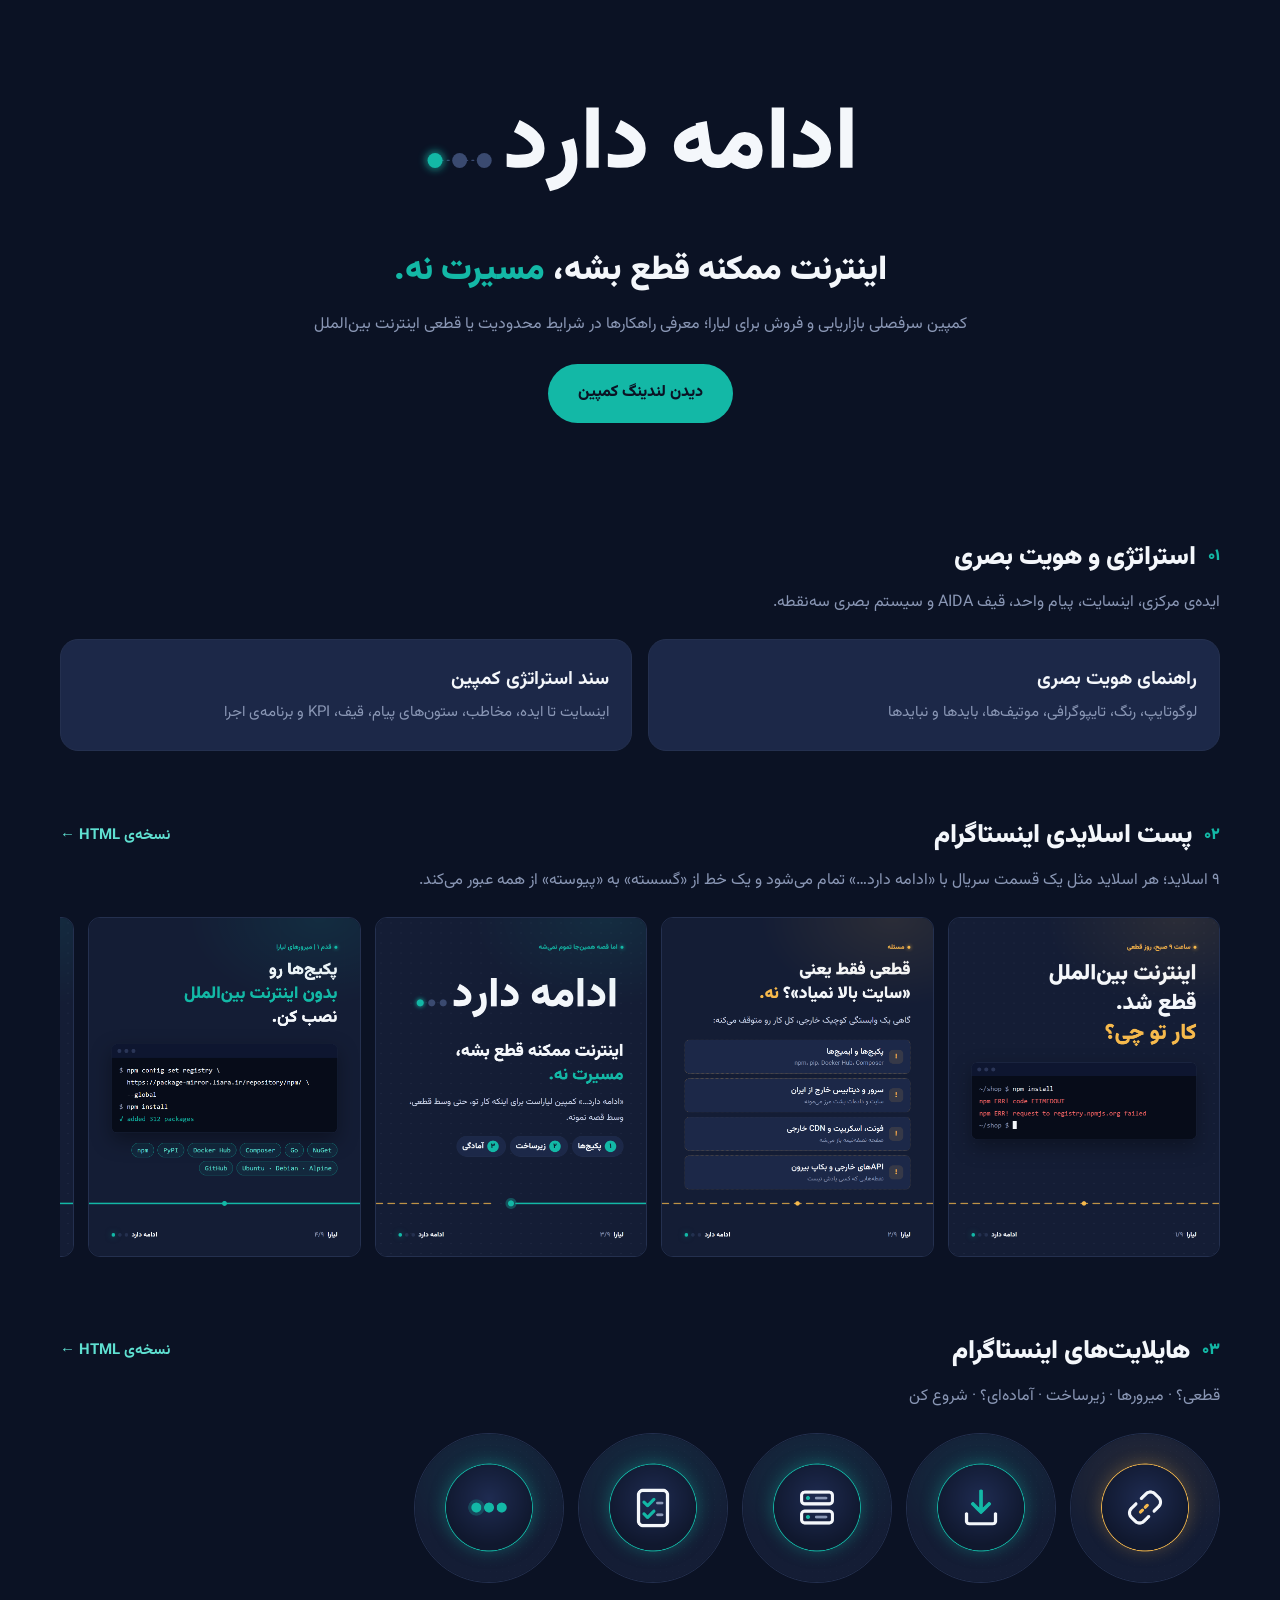
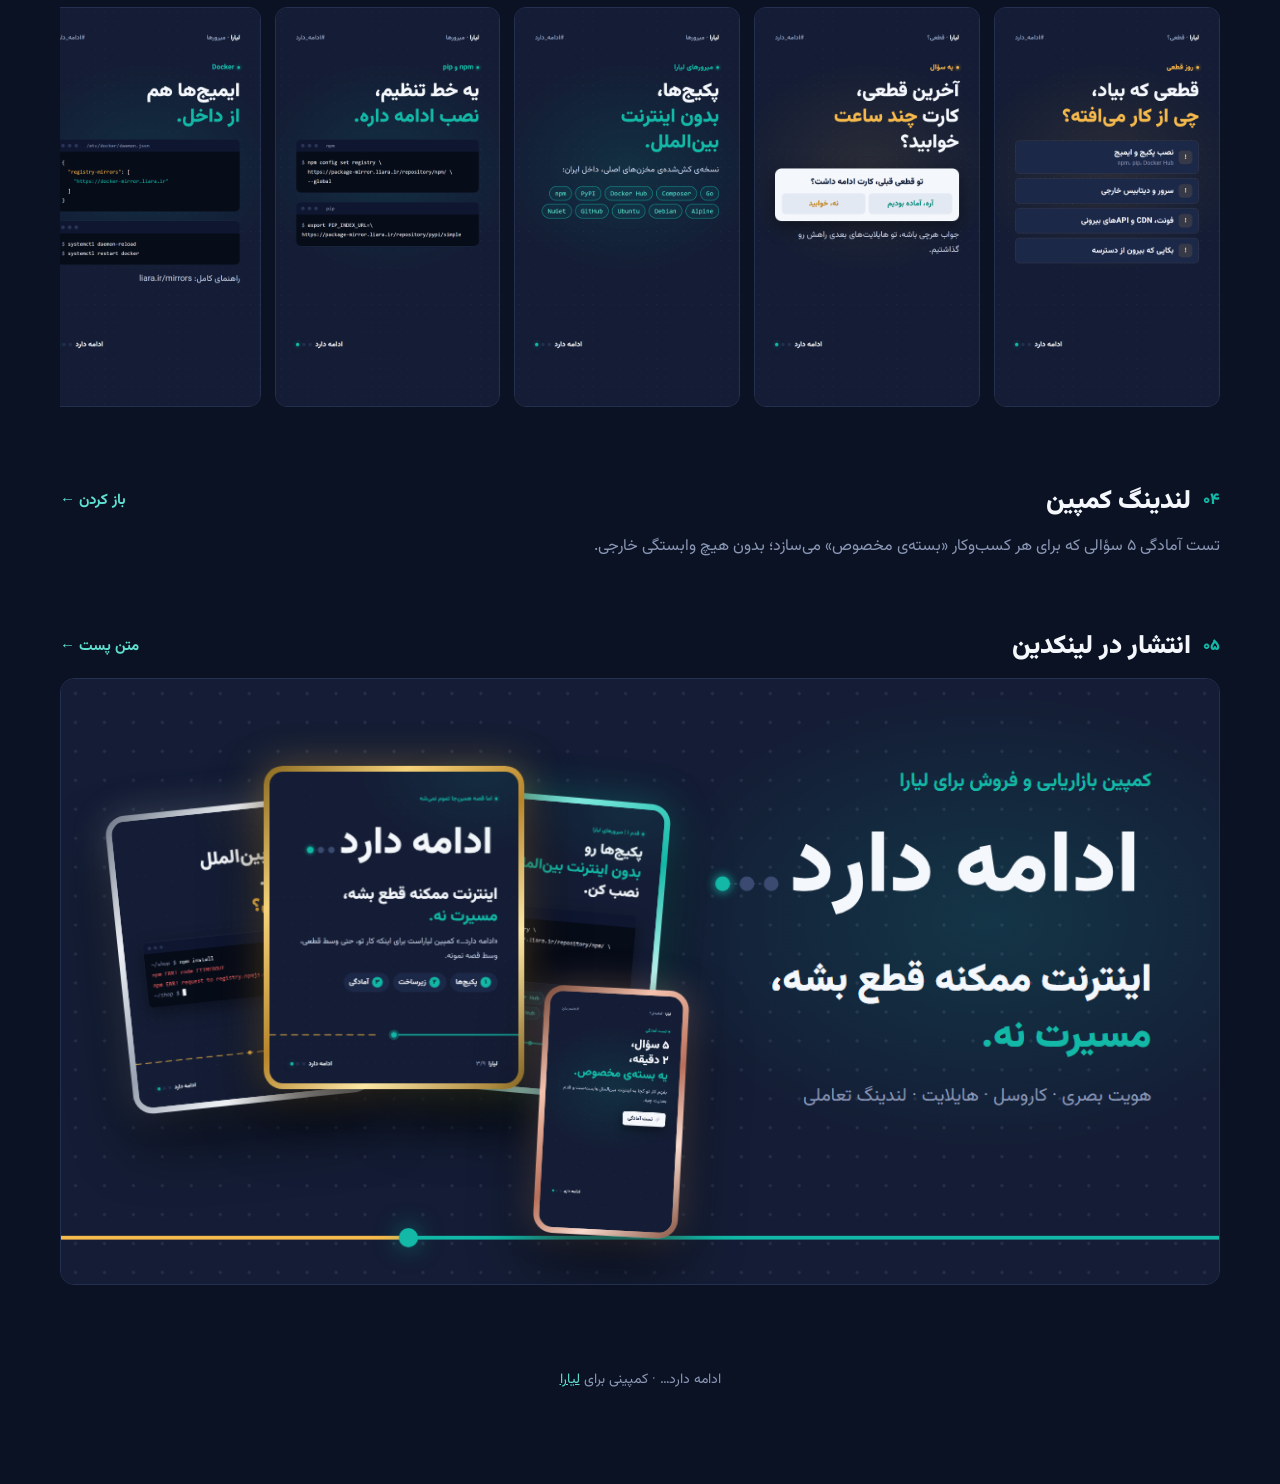
<file: index.html>
<!DOCTYPE html>
<html lang="fa" dir="rtl">
<head>
<meta charset="utf-8">
<meta name="viewport" content="width=device-width, initial-scale=1">
<title>ادامه دارد… — کمپین لیارا | همه‌ی خروجی‌ها</title>
<link rel="icon" href="landing/favicon.svg" type="image/svg+xml">
<link rel="stylesheet" href="assets/campaign.css">
<style>
  * { box-sizing: border-box; }
  body { margin: 0; font-family: var(--font); background: var(--navy-900); color: var(--ice); line-height: 1.9; }
  .wrap { width: min(1160px, 100% - 40px); margin: 0 auto; padding: 60px 0 90px; }
  header { text-align: center; padding: 30px 0 50px; }
  header img { width: min(460px, 90%); }
  header h1 { font-size: clamp(24px, 3vw, 34px); font-weight: 900; margin: 18px 0 6px; }
  header h1 em { font-style: normal; color: var(--teal); }
  header p { color: var(--muted); margin: 0; }
  .cta { display: inline-block; margin-top: 24px; background: var(--teal); color: var(--navy-900); font-weight: 800; padding: 14px 30px; border-radius: 999px; text-decoration: none; }
  h2 { font-size: 26px; font-weight: 900; margin: 60px 0 6px; display: flex; gap: 12px; align-items: center; }
  h2 .n { color: var(--teal); font-size: 16px; }
  h2 + p { color: var(--muted); margin: 0 0 20px; }
  h2 a { font-size: 15px; font-weight: 700; color: var(--teal-300); margin-inline-start: auto; text-decoration: none; }
  .row { display: flex; gap: 14px; overflow-x: auto; padding-bottom: 10px; scroll-snap-type: x mandatory; }
  .row img { height: 340px; border-radius: 12px; border: 1px solid var(--navy-600); scroll-snap-align: start; flex: 0 0 auto; }
  .row.covers img { height: 150px; width: 150px; border-radius: 50%; object-fit: cover; }
  .row.stories img { height: 400px; }
  .grid2 { display: grid; grid-template-columns: 1fr 1fr; gap: 16px; }
  .card { background: var(--navy-700); border: 1px solid var(--navy-600); border-radius: var(--radius); padding: 22px; text-decoration: none; color: inherit; display: block; }
  .card:hover { border-color: var(--teal); }
  .card b { display: block; font-size: 19px; } .card span { color: var(--muted); font-size: 15px; }
  .li img { width: 100%; border-radius: 14px; border: 1px solid var(--navy-600); }
  footer { color: var(--muted); font-size: 14px; text-align: center; margin-top: 70px; }
  @media (max-width: 720px) { .grid2 { grid-template-columns: 1fr; } .row img { height: 260px; } }
</style>
</head>
<body>
<div class="wrap">
  <header>
    <img src="brand/logo-dark.svg" alt="ادامه دارد…">
    <h1>اینترنت ممکنه قطع بشه، <em>مسیرت نه.</em></h1>
    <p>کمپین سرفصلی بازاریابی و فروش برای لیارا؛ معرفی راهکارها در شرایط محدودیت یا قطعی اینترنت بین‌الملل</p>
    <a class="cta" href="landing/">دیدن لندینگ کمپین</a>
  </header>

  <h2><span class="n">۰۱</span>استراتژی و هویت بصری</h2>
  <p>ایده‌ی مرکزی، اینسایت، پیام واحد، قیف AIDA و سیستم بصری سه‌نقطه.</p>
  <div class="grid2">
    <a class="card" href="brand/guide.html"><b>راهنمای هویت بصری</b><span>لوگوتایپ، رنگ، تایپوگرافی، موتیف‌ها، بایدها و نبایدها</span></a>
    <a class="card" href="docs/strategy.md"><b>سند استراتژی کمپین</b><span>اینسایت تا ایده، مخاطب، ستون‌های پیام، قیف، KPI و برنامه‌ی اجرا</span></a>
  </div>

  <h2><span class="n">۰۲</span>پست اسلایدی اینستاگرام <a href="carousel/slides.html">نسخه‌ی HTML ←</a></h2>
  <p>۹ اسلاید؛ هر اسلاید مثل یک قسمت سریال با «ادامه دارد…» تمام می‌شود و یک خط از «گسسته» به «پیوسته» از همه عبور می‌کند.</p>
  <div class="row">
    <img src="carousel/export/slide-01.png" alt="اسلاید ۱"><img src="carousel/export/slide-02.png" alt="اسلاید ۲"><img src="carousel/export/slide-03.png" alt="اسلاید ۳"><img src="carousel/export/slide-04.png" alt="اسلاید ۴"><img src="carousel/export/slide-05.png" alt="اسلاید ۵"><img src="carousel/export/slide-06.png" alt="اسلاید ۶"><img src="carousel/export/slide-07.png" alt="اسلاید ۷"><img src="carousel/export/slide-08.png" alt="اسلاید ۸"><img src="carousel/export/slide-09.png" alt="اسلاید ۹">
  </div>

  <h2><span class="n">۰۳</span>هایلایت‌های اینستاگرام <a href="highlights/highlights.html">نسخه‌ی HTML ←</a></h2>
  <p>قطعی؟ · میرورها · زیرساخت · آماده‌ای؟ · شروع کن</p>
  <div class="row covers">
    <img src="highlights/export/cover-1.png" alt="قطعی؟"><img src="highlights/export/cover-2.png" alt="میرورها"><img src="highlights/export/cover-3.png" alt="زیرساخت"><img src="highlights/export/cover-4.png" alt="آماده‌ای؟"><img src="highlights/export/cover-5.png" alt="شروع کن">
  </div>
  <div class="row stories" style="margin-top:14px">
    <img src="highlights/export/story-s1-1.png" alt=""><img src="highlights/export/story-s1-2.png" alt=""><img src="highlights/export/story-s2-1.png" alt=""><img src="highlights/export/story-s2-2.png" alt=""><img src="highlights/export/story-s2-3.png" alt=""><img src="highlights/export/story-s3-1.png" alt=""><img src="highlights/export/story-s3-2.png" alt=""><img src="highlights/export/story-s4-1.png" alt=""><img src="highlights/export/story-s4-2.png" alt=""><img src="highlights/export/story-s5-1.png" alt=""><img src="highlights/export/story-s5-2.png" alt="">
  </div>

  <h2><span class="n">۰۴</span>لندینگ کمپین <a href="landing/">باز کردن ←</a></h2>
  <p>تست آمادگی ۵ سؤالی که برای هر کسب‌وکار «بسته‌ی مخصوص» می‌سازد؛ بدون هیچ وابستگی خارجی.</p>

  <h2><span class="n">۰۵</span>انتشار در لینکدین <a href="linkedin/post.md">متن پست ←</a></h2>
  <div class="li"><img src="linkedin/linkedin-cover.png" alt="کاور لینکدین"></div>

  <footer>ادامه دارد… · کمپینی برای <a href="https://liara.ir/" style="color:var(--teal-300)">لیارا</a></footer>
</div>
</body>
</html>
</file>
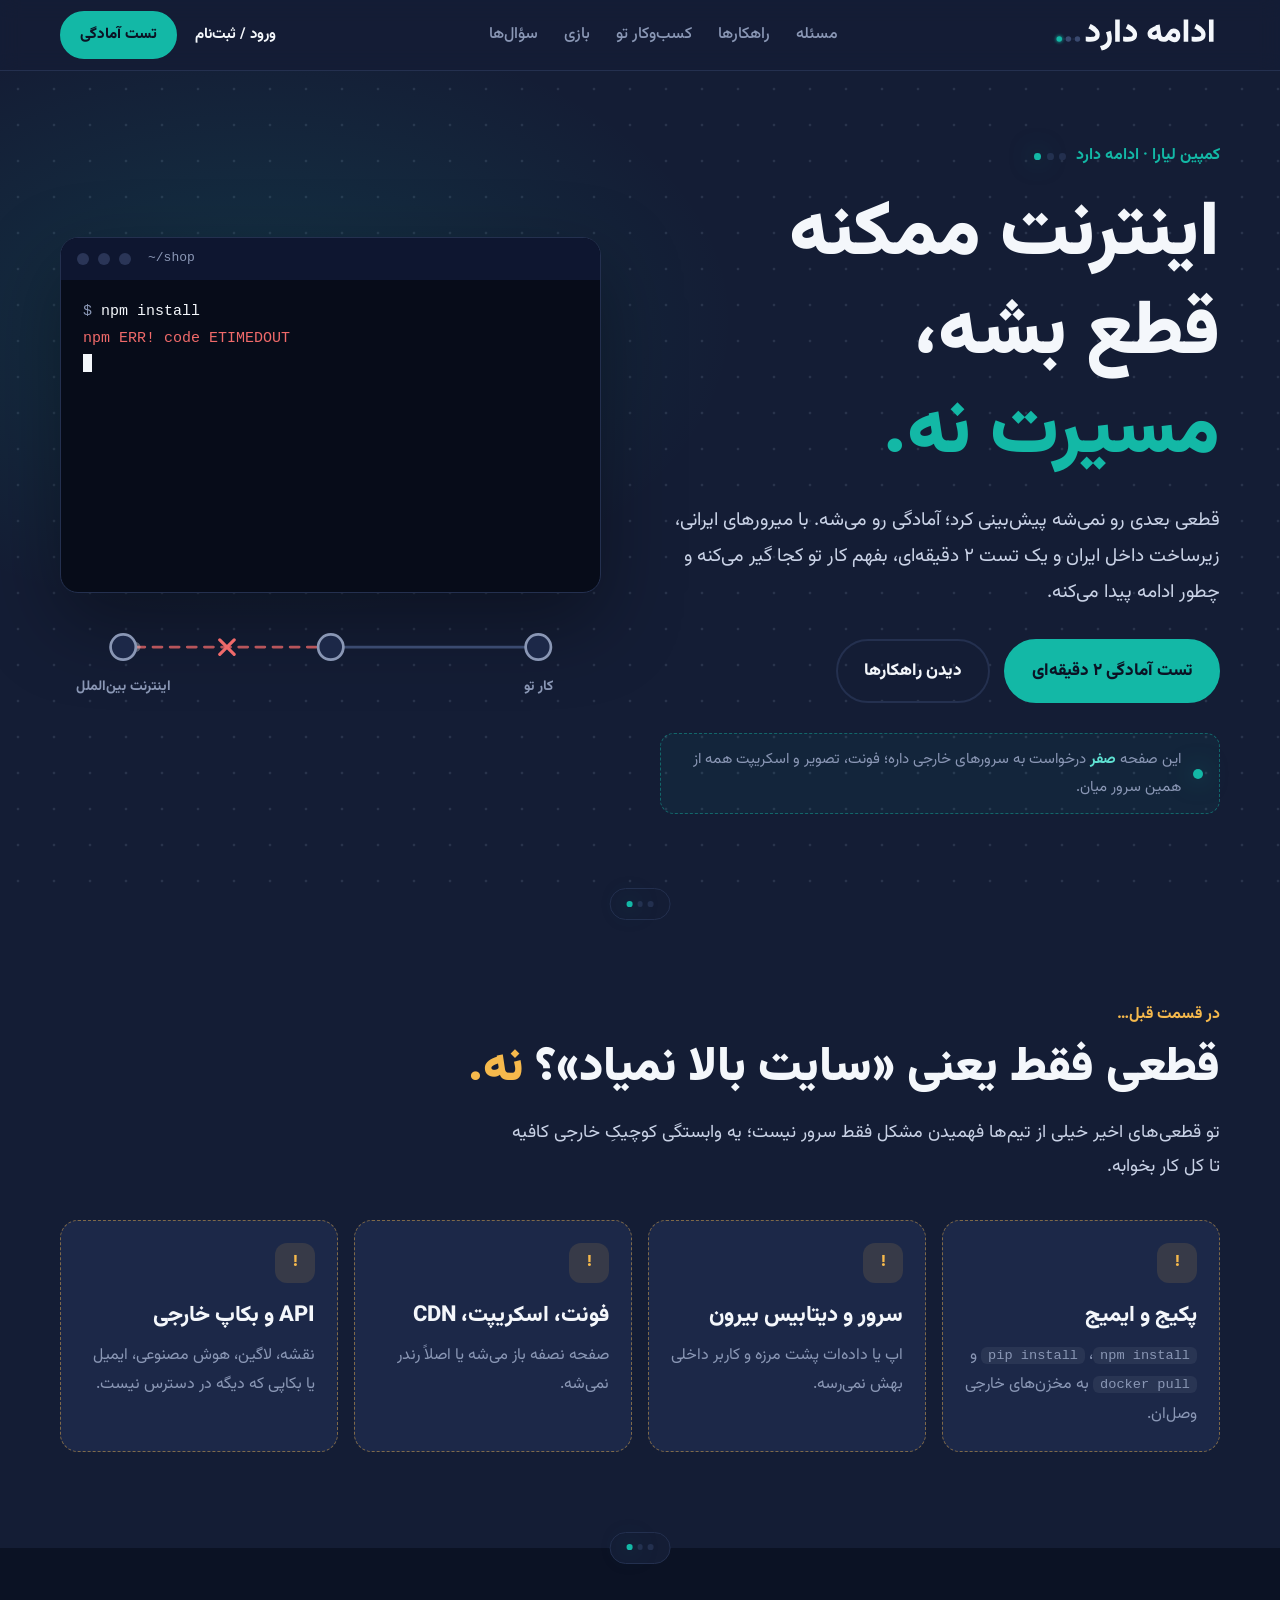
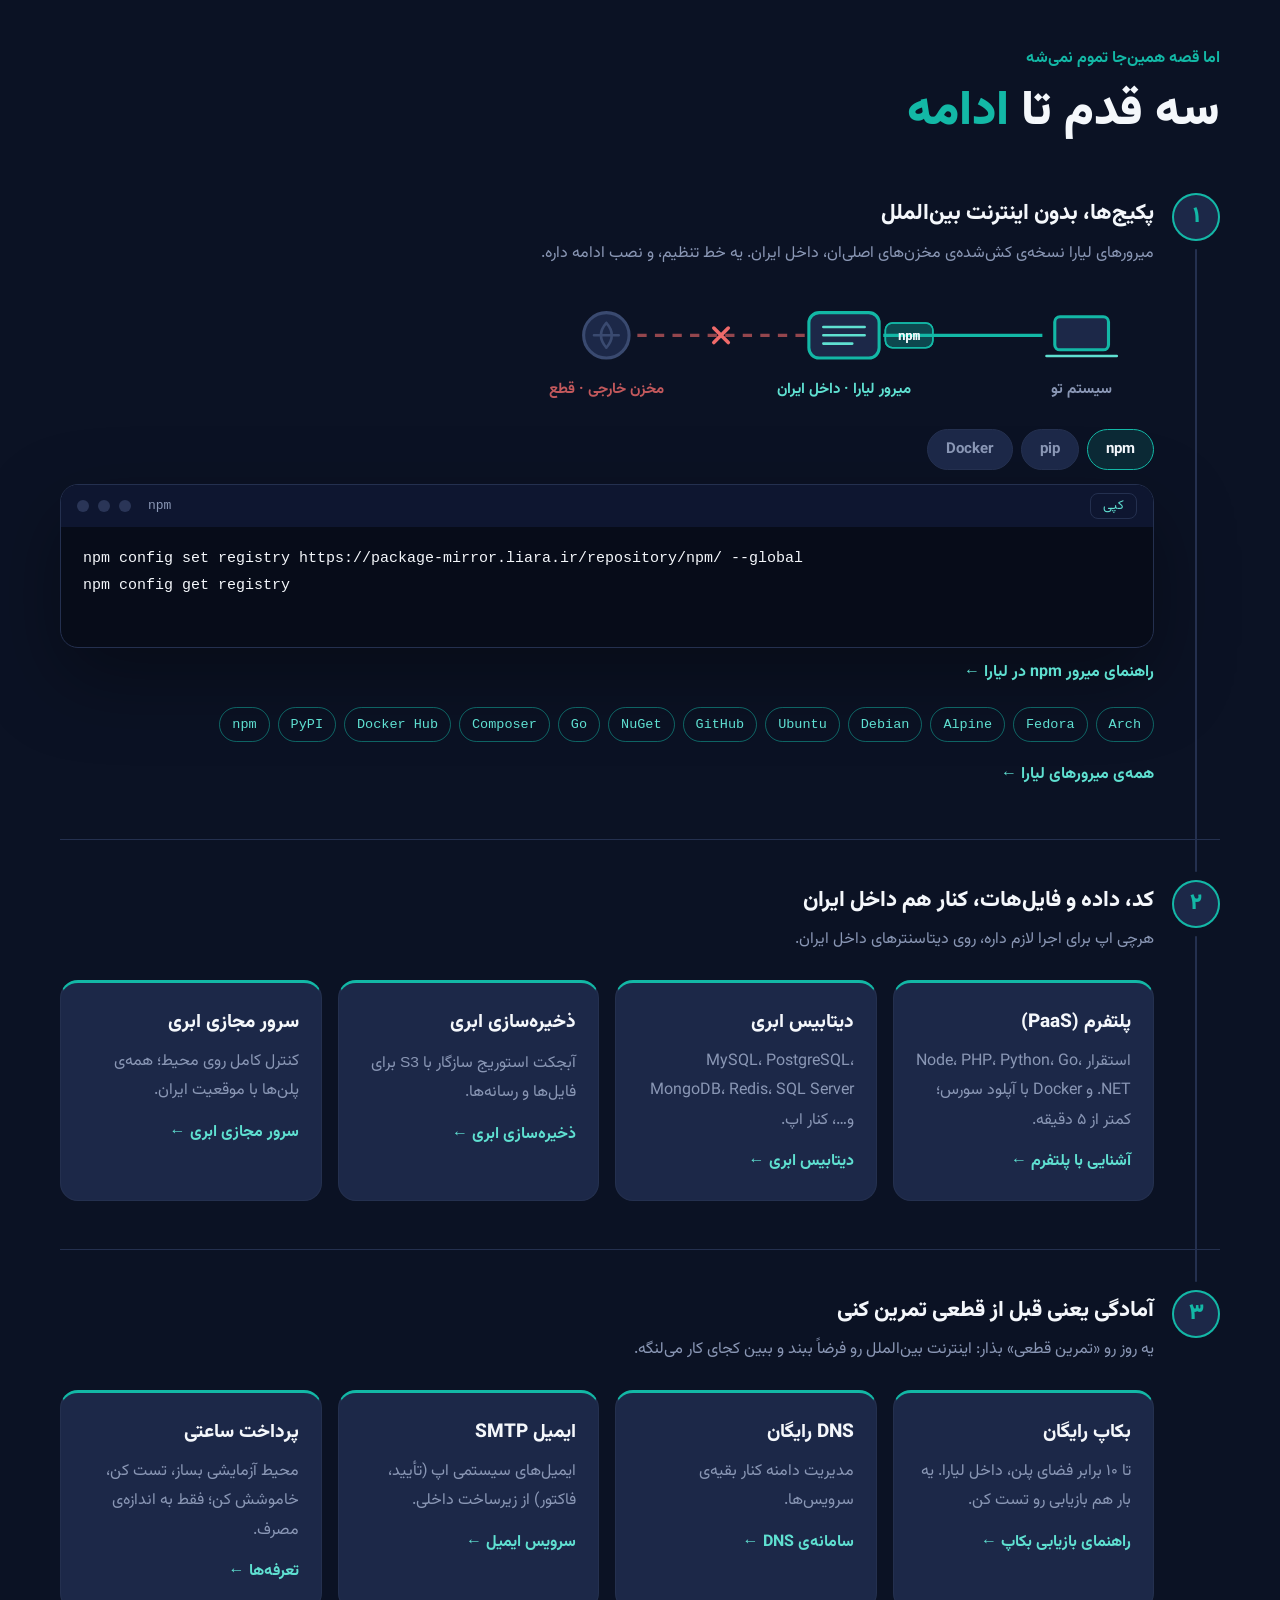
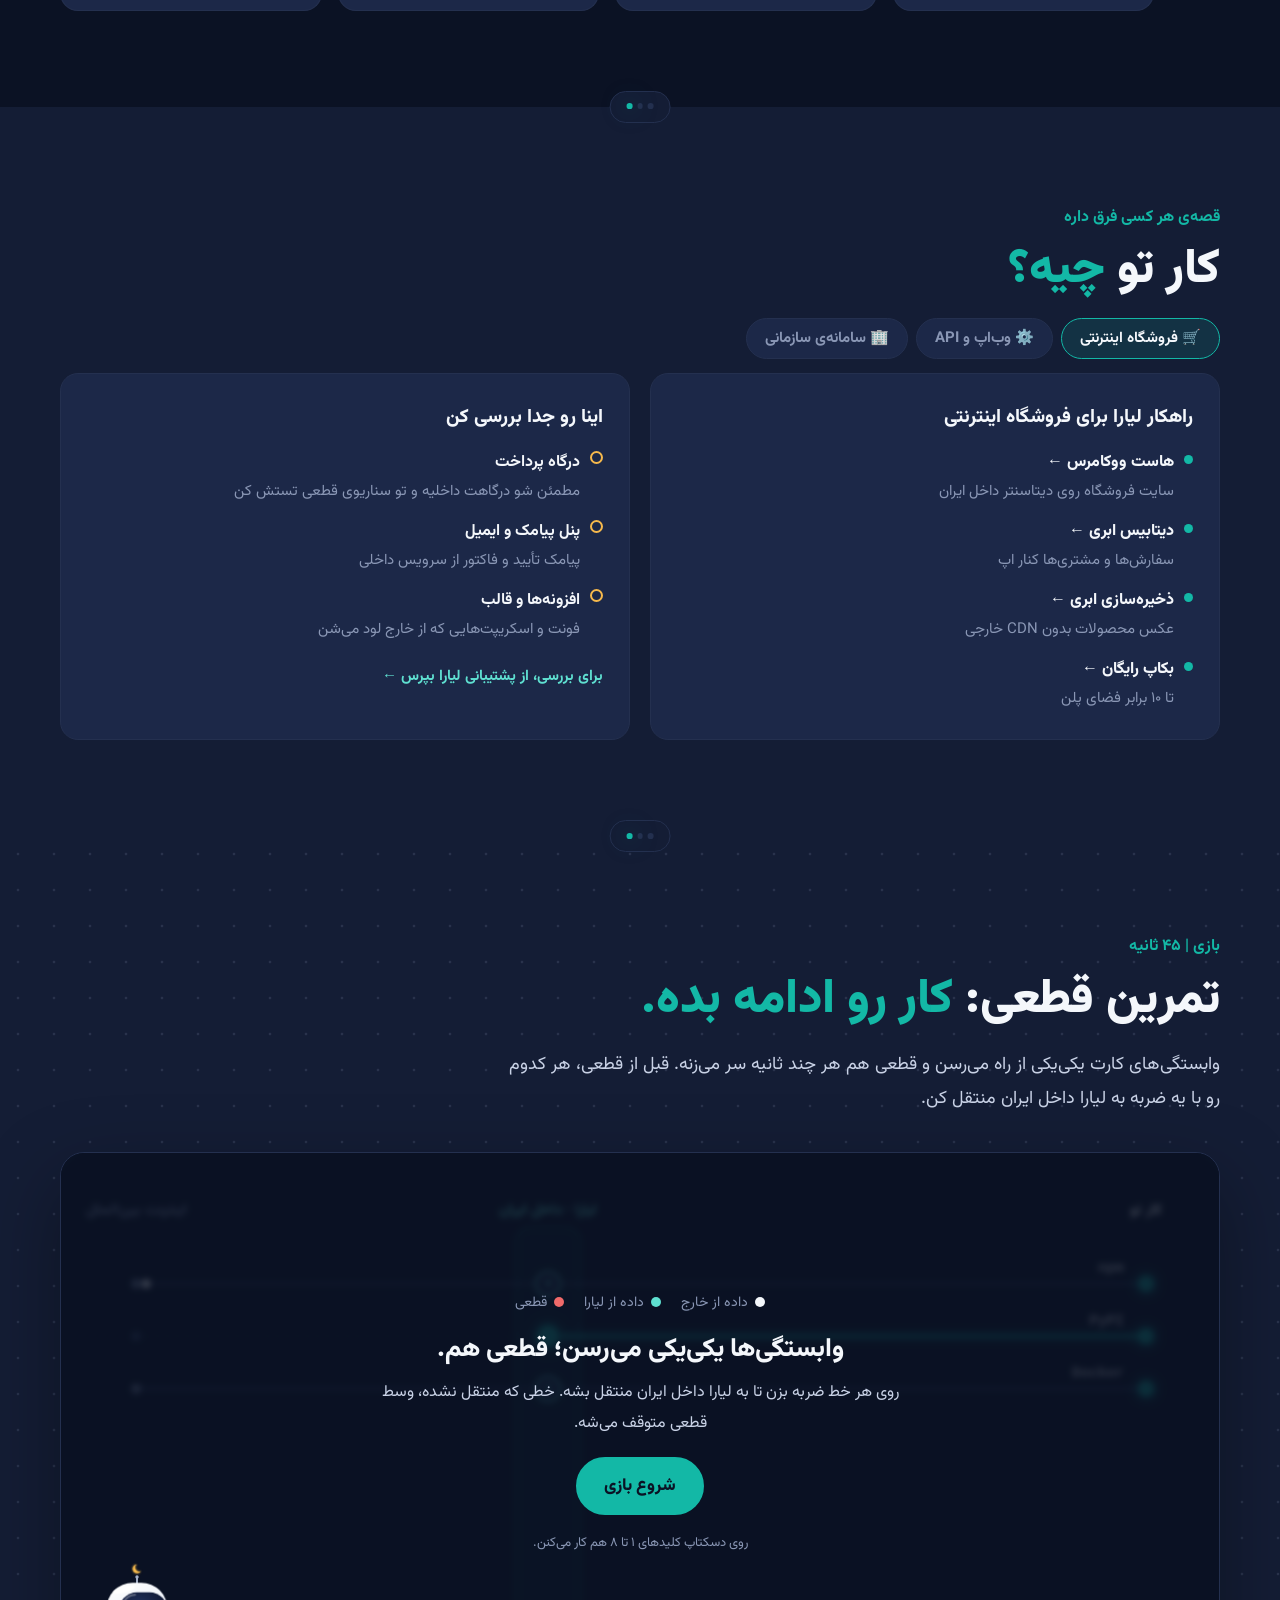
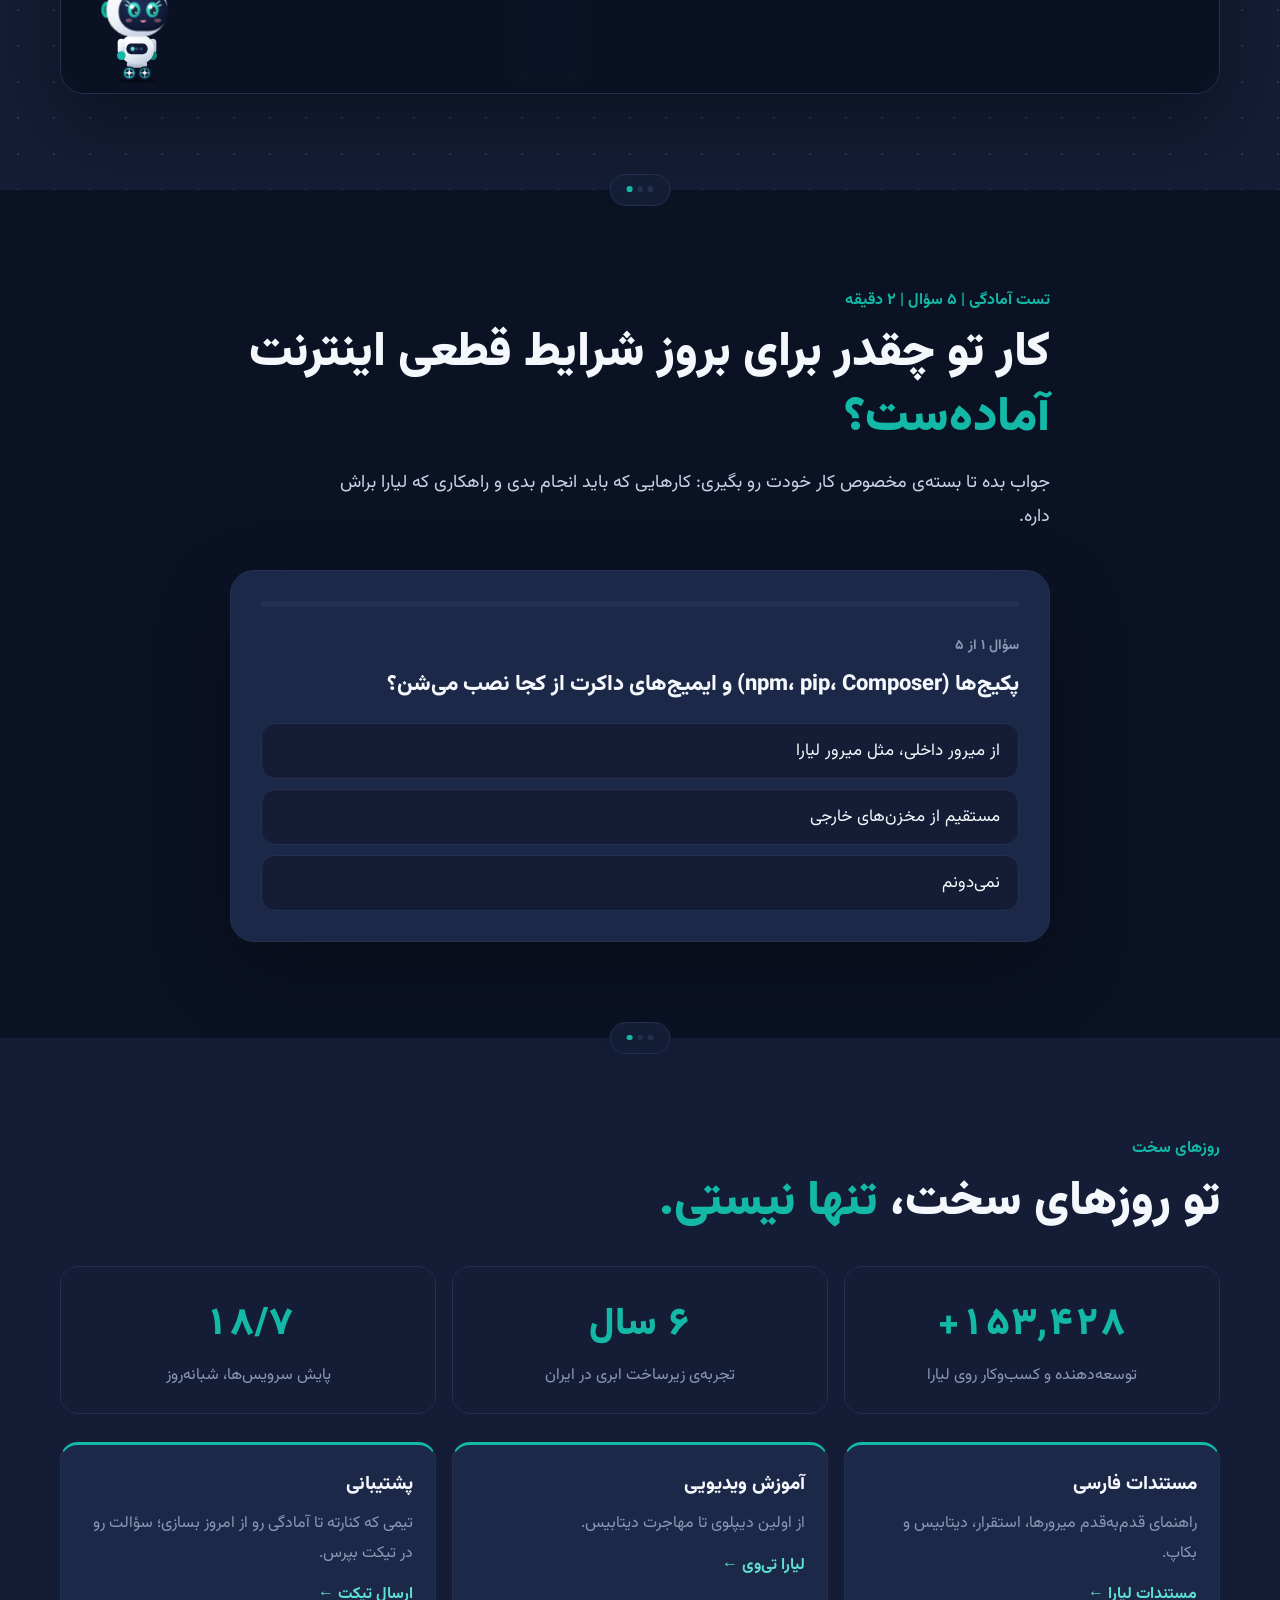
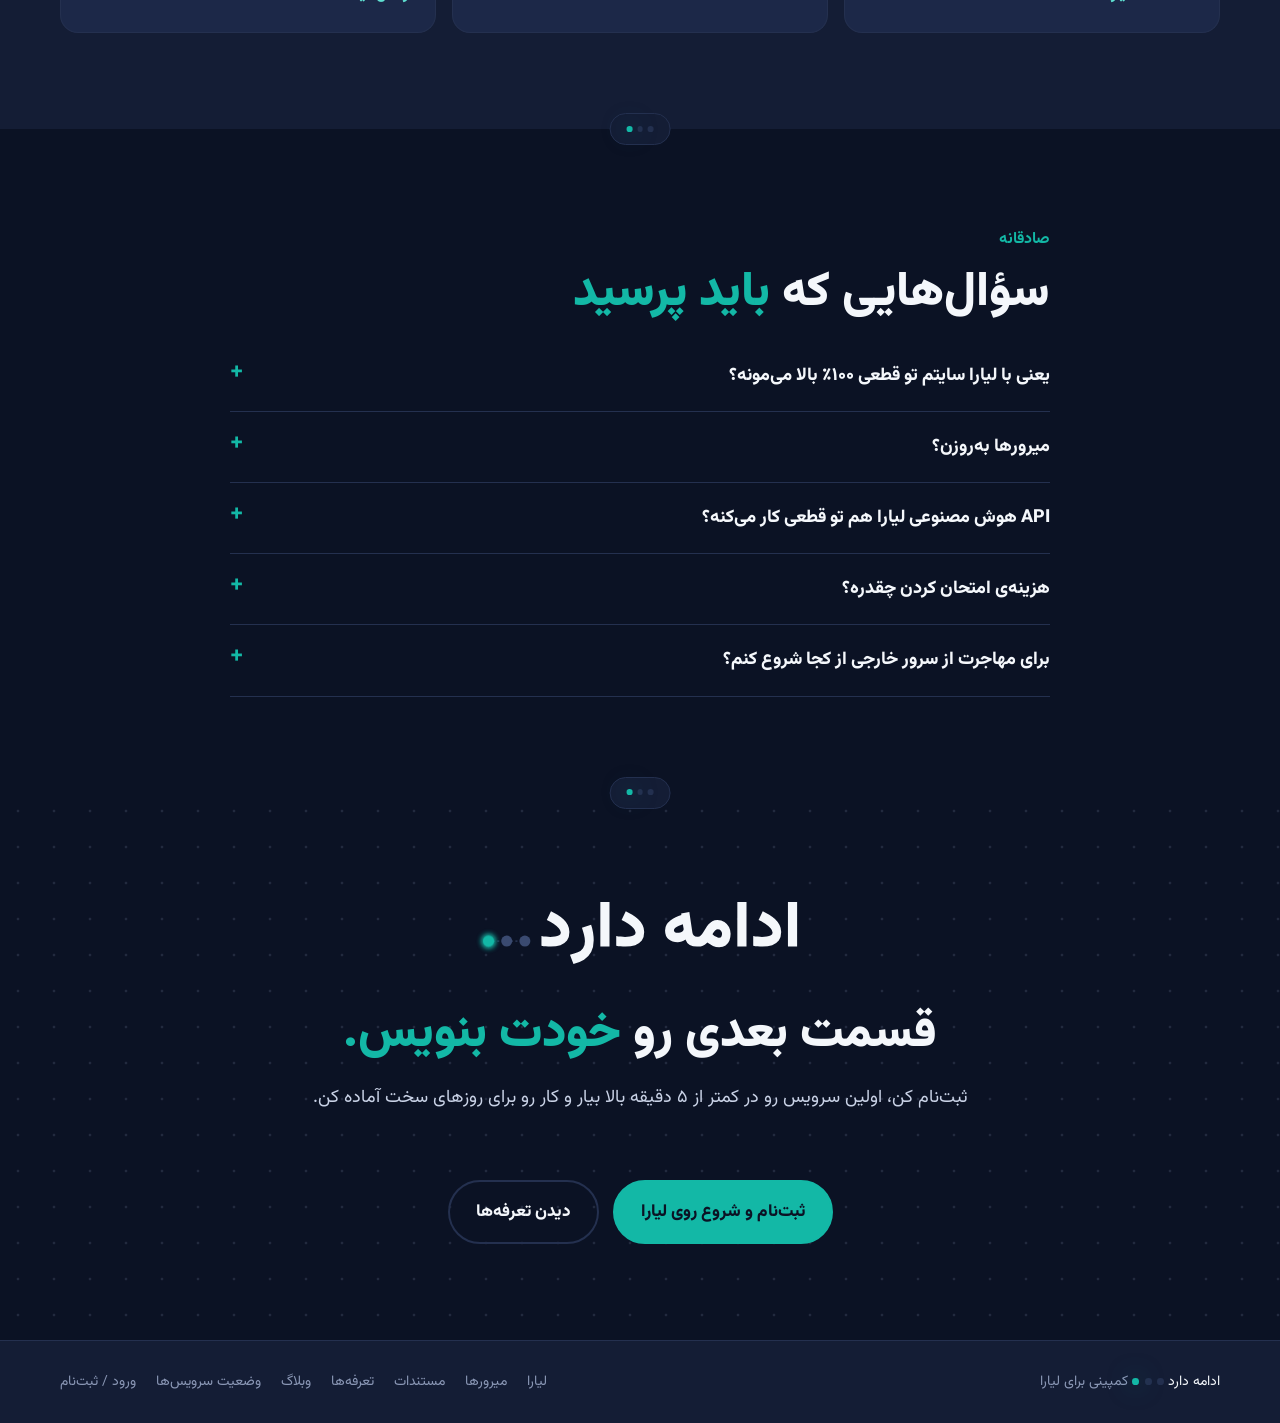
<file: landing/index.html>
<!DOCTYPE html>
<html lang="fa" dir="rtl">
<head>
<meta charset="utf-8">
<meta name="viewport" content="width=device-width, initial-scale=1">
<title>ادامه دارد… | اینترنت ممکنه قطع بشه، مسیرت نه — کمپین لیارا</title>
<meta name="description" content="کار تو حتی وسط قطعی اینترنت بین‌الملل هم می‌تونه ادامه پیدا کنه: میرورهای ایرانی، زیرساخت داخل ایران و یک تست آمادگی ۲ دقیقه‌ای.">
<meta property="og:title" content="ادامه دارد… — اینترنت ممکنه قطع بشه، مسیرت نه.">
<meta property="og:description" content="تست آمادگی ۲ دقیقه‌ای و بسته‌ی مخصوص کار تو، با راهکارهای لیارا.">
<meta property="og:image" content="https://royajafari.github.io/liara-edame-darad/linkedin/linkedin-cover.png">
<meta property="og:url" content="https://royajafari.github.io/liara-edame-darad/landing/">
<meta name="twitter:card" content="summary_large_image">
<meta name="theme-color" content="#141D35">
<link rel="icon" href="favicon.svg" type="image/svg+xml">
<link rel="stylesheet" href="../assets/campaign.css?v=20261110d">
<link rel="stylesheet" href="style.css?v=20261110d">
<script>/* Motion only when the visitor hasn't asked for reduced motion. */
if (!matchMedia('(prefers-reduced-motion: reduce)').matches && 'IntersectionObserver' in window) document.documentElement.classList.add('motion');</script>
</head>
<body>

<a class="skip" href="#quiz">رفتن به تست آمادگی</a>

<header class="nav">
  <div class="container nav-in">
    <a href="#top" class="nav-logo" aria-label="ادامه دارد…"><svg class="logo-anim logo-nav" viewBox="0 0 1047 271" width="170" height="44" aria-hidden="true" focusable="false">
<defs><filter id="g-nav" x="-200%" y="-200%" width="500%" height="500%"><feGaussianBlur stdDeviation="9"/></filter></defs>
<path fill="#F4F7FB" transform="translate(212.3 177.4)" d="M34.77-29.88L34.77-29.88Q41.89-29.88 49.46-30.86Q57.03-31.84 62.21-34.72Q67.38-37.60 67.38-43.46L67.38-43.46Q67.38-49.61 61.08-56.64Q54.79-63.67 44.92-70.36Q35.06-77.05 24.22-81.93L24.22-81.93L37.11-109.18Q47.07-104.39 57.08-98.19Q67.09-91.99 75.44-84.13Q83.79-76.27 88.82-66.50Q93.85-56.74 93.85-44.73L93.85-44.73Q93.85-28.42 86.47-18.65Q79.10-8.89 66.11-4.54Q53.13-0.20 36.23-0.20L36.23-0.20Q28.13-0.20 21.24-0.73Q14.36-1.27 7.71-2.73L7.71-2.73L7.71-32.91Q14.06-31.64 21.68-30.76Q29.30-29.88 34.77-29.88ZM106.25 53.42L106.25 53.42L95.51 25.29Q109.28 22.27 119.68 17.68Q130.08 13.09 135.84 4.93Q141.60-3.22 141.60-16.80L141.60-16.80Q141.60-25.78 138.62-37.26Q135.64-48.73 132.42-58.30L132.42-58.30L160.64-67.48Q164.55-56.54 166.60-43.80Q168.65-31.05 168.65-19.34L168.65-19.34Q168.65 1.95 160.74 16.85Q152.83 31.74 138.77 40.72Q124.71 49.71 106.25 53.42ZM189.06-137.40L217.29-137.40L217.29-0.10L189.06-0.10L189.06-137.40ZM265.04-29.88L265.04-29.88Q272.17-29.88 279.74-30.86Q287.30-31.84 292.48-34.72Q297.66-37.60 297.66-43.46L297.66-43.46Q297.66-49.61 291.36-56.64Q285.06-63.67 275.20-70.36Q265.33-77.05 254.49-81.93L254.49-81.93L267.38-109.18Q277.34-104.39 287.35-98.19Q297.36-91.99 305.71-84.13Q314.06-76.27 319.09-66.50Q324.12-56.74 324.12-44.73L324.12-44.73Q324.12-28.42 316.75-18.65Q309.38-8.89 296.39-4.54Q283.40-0.20 266.50-0.20L266.50-0.20Q258.40-0.20 251.51-0.73Q244.63-1.27 237.99-2.73L237.99-2.73L237.99-32.91Q244.34-31.64 251.95-30.76Q259.57-29.88 265.04-29.88ZM490.23 0L486.91 0Q473.34 0 464.36-4.93Q455.37-9.86 451.17-21.78L451.17-21.78Q445.41-17.48 439.55-15.53Q433.69-13.57 427.15-13.57L427.15-13.57Q410.45-13.57 399.41-22.71Q388.38-31.84 388.38-49.80L388.38-49.80Q388.38-59.67 392.87-67.29Q397.36-74.90 404.74-80.62Q412.11-86.33 420.95-90.33Q429.79-94.34 438.57-96.97L438.57-96.97L437.89-101.66L463.09-106.84L472.56-43.55Q473.34-38.18 476.95-34.23Q480.57-30.27 487.30-30.27L487.30-30.27L490.23-30.27L490.23 0ZM445.61-53.13L445.61-53.13Q445.61-54.49 445.36-56.25Q445.12-58.01 444.73-59.86L444.73-59.86L443.16-68.95Q437.40-67.09 430.96-64.26Q424.51-61.43 420.07-57.96Q415.63-54.49 415.63-50.49L415.63-50.49Q415.63-46.88 418.70-44.58Q421.78-42.29 426.56-42.29L426.56-42.29Q430.86-42.29 435.25-43.41Q439.65-44.53 442.63-46.97Q445.61-49.41 445.61-53.13ZM555.08 2.25L555.08 2.25Q544.82 2.25 535.94-2.15Q527.05-6.54 518.65-12.50L518.65-12.50Q515.23-9.18 511.62-6.35Q508.01-3.52 503.08-1.76Q498.14 0 490.63 0L490.63 0L486.33 0L486.33-30.27L490.14-30.27Q494.63-30.27 498.29-33.98Q501.95-37.70 505.57-43.60Q509.18-49.51 513.23-56.05Q517.29-62.60 522.31-68.51Q527.34-74.41 533.98-78.13Q540.63-81.84 549.41-81.84L549.41-81.84Q562.01-81.84 571.19-75.88Q580.37-69.92 585.30-60.25Q590.23-50.59 590.23-39.36L590.23-39.36Q590.23-27.64 586.38-18.21Q582.52-8.79 574.76-3.27Q566.99 2.25 555.08 2.25ZM550.39-53.13L550.39-53.13Q546.48-53.13 543.41-50.54Q540.33-47.95 538.09-44.43Q535.84-40.92 534.38-37.89L534.38-37.89Q537.11-35.45 539.60-33.69Q542.09-31.93 544.24-30.76L544.24-30.76Q547.66-28.91 550.39-28.22Q553.13-27.54 555.27-27.54L555.27-27.54Q560.06-27.54 562.01-31.25Q563.96-34.96 563.96-39.36L563.96-39.36Q563.96-44.82 560.35-48.97Q556.74-53.13 550.39-53.13ZM610.94-137.40L639.16-137.40L639.16-0.10L610.94-0.10L610.94-137.40ZM686.91-29.88L686.91-29.88Q694.04-29.88 701.61-30.86Q709.18-31.84 714.36-34.72Q719.53-37.60 719.53-43.46L719.53-43.46Q719.53-49.61 713.23-56.64Q706.93-63.67 697.07-70.36Q687.21-77.05 676.37-81.93L676.37-81.93L689.26-109.18Q699.22-104.39 709.23-98.19Q719.24-91.99 727.59-84.13Q735.94-76.27 740.97-66.50Q746.00-56.74 746.00-44.73L746.00-44.73Q746.00-28.42 738.62-18.65Q731.25-8.89 718.26-4.54Q705.27-0.20 688.38-0.20L688.38-0.20Q680.27-0.20 673.39-0.73Q666.50-1.27 659.86-2.73L659.86-2.73L659.86-32.91Q666.21-31.64 673.83-30.76Q681.45-29.88 686.91-29.88ZM766.80-137.40L795.02-137.40L795.02-0.10L766.80-0.10L766.80-137.40Z"/>
<line x1="57" y1="160.40234375" x2="169" y2="160.40234375" stroke="#3A4A70" stroke-width="3" stroke-dasharray="4 10" stroke-linecap="round"/>
<circle class="d1" cx="169" cy="160.40234375" r="17" fill="#3A4A70"/>
<circle class="d2" cx="113" cy="160.40234375" r="17" fill="#3A4A70"/>
<circle class="d3g" cx="57" cy="160.40234375" r="23" fill="#13B8A6" opacity=".55" filter="url(#g-nav)"/>
<circle class="d3" cx="57" cy="160.40234375" r="17" fill="#13B8A6"/>
</svg></a>
    <nav class="nav-links" aria-label="بخش‌ها">
      <a href="#recap">مسئله</a>
      <a href="#solutions">راهکارها</a>
      <a href="#business">کسب‌وکار تو</a>
      <a href="#game">بازی</a>
      <a href="#faq">سؤال‌ها</a>
    </nav>
    <div class="nav-actions">
      <a href="https://console.liara.ir/auth" class="nav-login" data-track="nav_login">ورود / ثبت‌نام</a>
      <a href="#quiz" class="btn btn-sm" data-track="nav_quiz">تست آمادگی</a>
    </div>
  </div>
</header>

<main id="top">

  <!-- HERO -->
  <section class="hero grid-bg">
    <div class="container hero-in">
      <div class="hero-copy">
        <p class="eyebrow">کمپین لیارا · ادامه دارد <span class="dots"><i></i><i></i><i></i></span></p>
        <h1>اینترنت ممکنه قطع بشه،<br><em>مسیرت نه.</em></h1>
        <p class="lead">قطعی بعدی رو نمی‌شه پیش‌بینی کرد؛ آمادگی رو می‌شه. با میرورهای ایرانی، زیرساخت داخل ایران و یک تست ۲ دقیقه‌ای، بفهم کار تو کجا گیر می‌کنه و چطور ادامه پیدا می‌کنه.</p>
        <div class="hero-cta">
          <a href="#quiz" class="btn" data-track="hero_quiz">تست آمادگی ۲ دقیقه‌ای</a>
          <a href="#solutions" class="btn btn-ghost" data-track="hero_solutions">دیدن راهکارها</a>
        </div>
        <div class="proof" id="proof" role="status">
          <span class="proof-dot"></span>
          <span>این صفحه <b id="ext-count">صفر</b> درخواست به سرورهای خارجی داره؛ فونت، تصویر و اسکریپت همه از همین سرور میان.</span>
        </div>
      </div>
      <div class="hero-visual" aria-hidden="true">
        <div class="term term-hero">
          <div class="bar"><i></i><i></i><i></i><span>~/shop</span></div>
          <pre id="typer"></pre>
        </div>
        <!-- Motion: traffic flows → link cuts → Liara node lights → traffic continues inside Iran -->
        <svg class="net" viewBox="0 0 600 120" focusable="false">
          <path class="seg seg-ext" d="M84 40 H286"/>
          <path class="seg seg-in" d="M314 40 H516"/>
          <path class="seg-on" d="M314 40 H516"/>
          <g class="cut-x" transform="translate(185 40)"><path d="M-8 -8 L8 8 M8 -8 L-8 8"/></g>
          <g class="pk-ext"><circle class="pk" cx="84" cy="40" r="5" style="--d:0s"/><circle class="pk" cx="84" cy="40" r="5" style="--d:-.8s"/><circle class="pk" cx="84" cy="40" r="5" style="--d:-1.6s"/></g>
          <g class="pk-in"><circle class="pk" cx="314" cy="40" r="5" style="--d:0s"/><circle class="pk" cx="314" cy="40" r="5" style="--d:-.4s"/><circle class="pk" cx="314" cy="40" r="5" style="--d:-.8s"/></g>
          <circle class="node node-ext" cx="70" cy="40" r="14"/>
          <circle class="node node-mid" cx="300" cy="40" r="14"/>
          <circle class="node node-you" cx="530" cy="40" r="14"/>
          <text class="lb lb-ext" x="70" y="88">اینترنت بین‌الملل</text>
          <text class="lb lb-mid" x="300" y="88">لیارا · داخل ایران</text>
          <text class="lb lb-you" x="530" y="88">کار تو</text>
        </svg>
      </div>
    </div>
  </section>

  <!-- RECAP: the problem, framed like a TV series -->
  <section id="recap" class="section">
    <div class="container">
      <p class="eyebrow alarm">در قسمت قبل…</p>
      <h2>قطعی فقط یعنی «سایت بالا نمیاد»؟ <em class="amber">نه.</em></h2>
      <p class="section-lead">تو قطعی‌های اخیر خیلی از تیم‌ها فهمیدن مشکل فقط سرور نیست؛ یه وابستگی کوچیکِ خارجی کافیه تا کل کار بخوابه.</p>
      <div class="recap-grid">
        <article class="recap-card"><span class="ic">!</span><h3>پکیج و ایمیج</h3><p><code>npm install</code>، <code>pip install</code> و <code>docker pull</code> به مخزن‌های خارجی وصل‌ان.</p></article>
        <article class="recap-card"><span class="ic">!</span><h3>سرور و دیتابیس بیرون</h3><p>اپ یا داده‌ات پشت مرزه و کاربر داخلی بهش نمی‌رسه.</p></article>
        <article class="recap-card"><span class="ic">!</span><h3>فونت، اسکریپت، CDN</h3><p>صفحه نصفه باز می‌شه یا اصلاً رندر نمی‌شه.</p></article>
        <article class="recap-card"><span class="ic">!</span><h3>API و بکاپ خارجی</h3><p>نقشه، لاگین، هوش مصنوعی، ایمیل یا بکاپی که دیگه در دسترس نیست.</p></article>
      </div>
    </div>
  </section>

  <!-- SOLUTIONS -->
  <section id="solutions" class="section section-alt">
    <div class="container">
      <p class="eyebrow">اما قصه همین‌جا تموم نمی‌شه</p>
      <h2>سه قدم تا <em>ادامه</em></h2>

      <div class="step-block">
        <div class="step-head"><span class="step-n">۱</span><div><h3>پکیج‌ها، بدون اینترنت بین‌الملل</h3><p>میرورهای لیارا نسخه‌ی کش‌شده‌ی مخزن‌های اصلی‌ان، داخل ایران. یه خط تنظیم، و نصب ادامه داره.</p></div></div>
        <!-- Motion: packages reach your machine from the mirror even while the foreign registry is cut -->
        <svg class="mflow" viewBox="0 0 600 112" aria-hidden="true" focusable="false">
          <path class="mf-ext" d="M100 40 H262"/>
          <g class="cut-x" transform="translate(181 40)"><path d="M-7 -7 L7 7 M7 -7 L-7 7"/></g>
          <path class="mf-in" d="M338 40 H492"/>
          <g class="mf-node mf-ext-n" transform="translate(70 40)"><circle r="22"/><path d="M-12 0 H12 M0 -12 C-7 -4 -7 4 0 12 M0 -12 C7 -4 7 4 0 12"/></g>
          <g class="mf-node mf-mirror" transform="translate(300 40)"><rect x="-34" y="-22" width="68" height="44" rx="10"/><path d="M-20 -8 H20 M-20 0 H20 M-20 8 H8"/></g>
          <g class="mf-node mf-you" transform="translate(530 40)"><rect x="-26" y="-18" width="52" height="32" rx="5"/><path d="M-34 20 H34"/></g>
          <g class="pkgs"><g class="pkg" style="--d:0s"><rect x="340" y="28" width="46" height="24" rx="7"/><text x="363" y="45">npm</text></g><g class="pkg" style="--d:-1.3s"><rect x="340" y="28" width="46" height="24" rx="7"/><text x="363" y="45">npm</text></g></g>
          <text class="lb lb-off" x="70" y="96">مخزن خارجی · قطع</text>
          <text class="lb lb-on" x="300" y="96">میرور لیارا · داخل ایران</text>
          <text class="lb" x="530" y="96">سیستم تو</text>
        </svg>
        <div class="tabs" role="tablist" aria-label="دستور میرور">
          <button role="tab" aria-selected="true" data-tab="npm">npm</button>
          <button role="tab" aria-selected="false" data-tab="pip">pip</button>
          <button role="tab" aria-selected="false" data-tab="docker">Docker</button>
        </div>
        <div class="term term-code">
          <div class="bar"><i></i><i></i><i></i><span id="code-title">terminal</span><button class="copy" id="copy-btn" data-track="copy_command">کپی</button></div>
          <pre id="code-box"></pre>
        </div>
        <a class="link-more" id="cmd-guide" href="https://liara.ir/mirrors/npm/" data-track="out_mirror_cmd">راهنمای میرور npm در لیارا ←</a>
        <ul class="chips" aria-label="مخزن‌های پشتیبانی‌شده">
          <li><a href="https://liara.ir/mirrors/npm/" data-track="mirror_npm">npm</a></li><li><a href="https://liara.ir/mirrors/pypi/" data-track="mirror_pypi">PyPI</a></li><li><a href="https://liara.ir/mirrors/docker/" data-track="mirror_docker">Docker Hub</a></li><li><a href="https://liara.ir/mirrors/composer/" data-track="mirror_composer">Composer</a></li><li><a href="https://liara.ir/mirrors/go/" data-track="mirror_go">Go</a></li><li><a href="https://liara.ir/mirrors/nuget/" data-track="mirror_nuget">NuGet</a></li><li><a href="https://liara.ir/mirrors/github/" data-track="mirror_github">GitHub</a></li><li><a href="https://liara.ir/mirrors/ubuntu/" data-track="mirror_ubuntu">Ubuntu</a></li><li><a href="https://liara.ir/mirrors/debian/" data-track="mirror_debian">Debian</a></li><li><a href="https://liara.ir/mirrors/alpine/" data-track="mirror_alpine">Alpine</a></li><li><a href="https://liara.ir/mirrors/fedora/" data-track="mirror_fedora">Fedora</a></li><li><a href="https://liara.ir/mirrors/arch/" data-track="mirror_arch">Arch</a></li>
        </ul>
        <a class="link-more" href="https://liara.ir/mirrors/" data-track="out_mirrors">همه‌ی میرورهای لیارا ←</a>
      </div>

      <div class="step-block">
        <div class="step-head"><span class="step-n">۲</span><div><h3>کد، داده و فایل‌هات، کنار هم داخل ایران</h3><p>هرچی اپ برای اجرا لازم داره، روی دیتاسنترهای داخل ایران.</p></div></div>
        <div class="cards4">
          <article class="pcard"><h4>پلتفرم (PaaS)</h4><p>استقرار Node، PHP، Python، Go، .NET و Docker با آپلود سورس؛ کمتر از ۵ دقیقه.</p><a href="https://docs.liara.ir/paas/about/" data-track="p_paas">آشنایی با پلتفرم ←</a></article>
          <article class="pcard"><h4>دیتابیس ابری</h4><p>MySQL، PostgreSQL، MongoDB، Redis، SQL Server و…، کنار اپ.</p><a href="https://liara.ir/products/cloud-database/" data-track="p_db">دیتابیس ابری ←</a></article>
          <article class="pcard"><h4>ذخیره‌سازی ابری</h4><p>آبجکت استوریج سازگار با <span class="lat">S3</span> برای فایل‌ها و رسانه‌ها.</p><a href="https://liara.ir/products/object-storage/" data-track="p_storage">ذخیره‌سازی ابری ←</a></article>
          <article class="pcard"><h4>سرور مجازی ابری</h4><p>کنترل کامل روی محیط؛ همه‌ی پلن‌ها با موقعیت ایران.</p><a href="https://liara.ir/products/cloud-server/" data-track="p_vps">سرور مجازی ابری ←</a></article>
        </div>
      </div>

      <div class="step-block">
        <div class="step-head"><span class="step-n">۳</span><div><h3>آمادگی یعنی قبل از قطعی تمرین کنی</h3><p>یه روز رو «تمرین قطعی» بذار: اینترنت بین‌الملل رو فرضاً ببند و ببین کجای کار می‌لنگه.</p></div></div>
        <div class="cards4">
          <article class="pcard"><h4>بکاپ رایگان</h4><p>تا ۱۰ برابر فضای پلن، داخل لیارا. یه بار هم بازیابی رو تست کن.</p><a href="https://docs.liara.ir/paas/disks/restore-backup-using-ftp" data-track="p_backup">راهنمای بازیابی بکاپ ←</a></article>
          <article class="pcard"><h4>DNS رایگان</h4><p>مدیریت دامنه کنار بقیه‌ی سرویس‌ها.</p><a href="https://liara.ir/products/dns/" data-track="p_dns">سامانه‌ی DNS ←</a></article>
          <article class="pcard"><h4>ایمیل SMTP</h4><p>ایمیل‌های سیستمی اپ (تأیید، فاکتور) از زیرساخت داخلی.</p><a href="https://liara.ir/products/email/" data-track="p_email">سرویس ایمیل ←</a></article>
          <article class="pcard"><h4>پرداخت ساعتی</h4><p>محیط آزمایشی بساز، تست کن، خاموشش کن؛ فقط به اندازه‌ی مصرف.</p><a href="https://liara.ir/pricing/" data-track="p_pricing">تعرفه‌ها ←</a></article>
        </div>
      </div>
    </div>
  </section>

  <!-- BUSINESS TYPE -->
  <section id="business" class="section">
    <div class="container">
      <p class="eyebrow">قصه‌ی هر کسی فرق داره</p>
      <h2>کار تو <em>چیه؟</em></h2>
      <div class="biz-pick" role="tablist" aria-label="نوع کسب‌وکار">
        <button role="tab" aria-selected="true" data-biz="shop">🛒 فروشگاه اینترنتی</button>
        <button role="tab" aria-selected="false" data-biz="api">⚙️ وب‌اپ و API</button>
        <button role="tab" aria-selected="false" data-biz="org">🏢 سامانه‌ی سازمانی</button>
      </div>
      <div class="biz-panel" id="biz-panel" aria-live="polite"></div>
    </div>
  </section>

  <!-- GAME: a 45-second outage drill -->
  <section id="game" class="section grid-bg">
    <div class="container">
      <p class="eyebrow">بازی | ۴۵ ثانیه</p>
      <h2>تمرین قطعی: <em>کار رو ادامه بده.</em></h2>
      <p class="section-lead">وابستگی‌های کارت یکی‌یکی از راه می‌رسن و قطعی هم هر چند ثانیه سر می‌زنه. قبل از قطعی، هر کدوم رو با یه ضربه به لیارا داخل ایران منتقل کن.</p>
      <div class="game" id="game-box">
        <canvas id="game-canvas" role="img" aria-label="بازی تمرین قطعی: خط‌های وابستگی بین اینترنت بین‌الملل و کار تو؛ با ضربه روی هر خط، آن را به لیارا منتقل کن."></canvas>
        <div class="game-overlay" id="game-overlay"></div>
        <p class="sr-only" id="game-live" aria-live="polite"></p>
      </div>
    </div>
  </section>

  <!-- QUIZ -->
  <section id="quiz" class="section section-alt grid-bg">
    <div class="container narrow">
      <p class="eyebrow">تست آمادگی | ۵ سؤال | ۲ دقیقه</p>
      <h2>کار تو چقدر برای بروز شرایط قطعی اینترنت <em>آماده‌ست؟</em></h2>
      <p class="section-lead">جواب بده تا بسته‌ی مخصوص کار خودت رو بگیری: کارهایی که باید انجام بدی و راهکاری که لیارا براش داره.</p>

      <div class="quiz" id="quiz-box">
        <div class="quiz-progress"><span id="q-bar"></span></div>
        <div id="q-stage"></div>
      </div>
    </div>
  </section>

  <!-- NOT ALONE -->
  <section class="section">
    <div class="container">
      <p class="eyebrow">روزهای سخت</p>
      <h2>تو روزهای سخت، <em>تنها نیستی.</em></h2>
      <div class="stats">
        <div><b data-count="200000" data-suffix="+">۲۰۰٬۰۰۰+</b><span>توسعه‌دهنده و کسب‌وکار روی لیارا</span></div>
        <div><b data-count="8" data-suffix=" سال">۸ سال</b><span>تجربه‌ی زیرساخت ابری در ایران</span></div>
        <div><b data-count="24" data-suffix="/۷">۲۴/۷</b><span>پایش سرویس‌ها، شبانه‌روز</span></div>
      </div>
      <div class="cards4 three">
        <article class="pcard"><h4>مستندات فارسی</h4><p>راهنمای قدم‌به‌قدم میرورها، استقرار، دیتابیس و بکاپ.</p><a href="https://docs.liara.ir/" data-track="out_docs">مستندات لیارا ←</a></article>
        <article class="pcard"><h4>آموزش ویدیویی</h4><p>از اولین دیپلوی تا مهاجرت دیتابیس.</p><a href="https://docs.liara.ir/tv/" data-track="out_tv">لیارا تی‌وی ←</a></article>
        <article class="pcard"><h4>پشتیبانی</h4><p>تیمی که کنارته تا آمادگی رو از امروز بسازی؛ سؤالت رو در تیکت بپرس.</p><a href="https://console.liara.ir/tickets/create" data-track="out_support">ارسال تیکت ←</a></article>
      </div>
    </div>
  </section>

  <!-- FAQ -->
  <section id="faq" class="section section-alt">
    <div class="container narrow">
      <p class="eyebrow">صادقانه</p>
      <h2>سؤال‌هایی که <em>باید پرسید</em></h2>
      <div class="faq">
        <details><summary>یعنی با لیارا سایتم تو قطعی ۱۰۰٪ بالا می‌مونه؟</summary><p>نه؛ هیچ زیرساختی به‌تنهایی چنین تضمینی نمی‌ده. دسترسی کاربرها، درگاه پرداخت، پیامک، APIهای خارجی و هر وابستگی دیگه باید جدا بررسی و تست بشه. کاری که لیارا می‌کنه اینه که هسته‌ی کار تو (اپ، دیتابیس، فایل‌ها و پکیج‌ها) داخل ایران باشه تا وابستگی‌ات به اینترنت بین‌الملل کم بشه.</p></details>
        <details><summary>میرورها به‌روزن؟</summary><p>میرور لیارا یک Proxy Cache است که با مخزن اصلی همگام می‌شه و طبق اعلام لیارا تقریباً همیشه هم‌تراز با منبع اصلیه. پکیجی که قبلاً کش شده، حتی وقتی منبع اصلی در دسترس نیست هم قابل دانلوده. <a href="https://docs.liara.ir/mirrors/about/" data-track="faq_mirrors">درباره‌ی میرورها در مستندات ←</a></p></details>
        <details><summary>API هوش مصنوعی لیارا هم تو قطعی کار می‌کنه؟</summary><p>این سرویس به مدل‌های ارائه‌دهنده‌های مختلف وصله و ما در این کمپین درباره‌ی دسترس‌پذیری‌اش در قطعی وعده‌ای نمی‌دیم. اگه کارت به هوش مصنوعی وابسته‌ست، اون رو هم جزو وابستگی‌های خارجی‌ات بنویس و براش سناریوی جایگزین بچین.</p></details>
        <details><summary>هزینه‌ی امتحان کردن چقدره؟</summary><p>لیارا پرداخت ساعتی داره؛ یعنی می‌تونی یه محیط آزمایشی بسازی، «تمرین قطعی» رو اجرا کنی و بعد خاموشش کنی. DNS رایگانه و بکاپ هم تا ۱۰ برابر فضای پلن رایگانه. <a href="https://liara.ir/pricing/" data-track="faq_pricing">تعرفه‌های به‌روز لیارا ←</a></p></details>
        <details><summary>برای مهاجرت از سرور خارجی از کجا شروع کنم؟</summary><p>از تست آمادگی همین صفحه شروع کن تا اولویت‌ها مشخص بشه. بعد اول پکیج‌ها رو روی میرور ببر (ریسک صفر)، بعد یک نسخه‌ی آزمایشی از اپ و دیتابیس رو روی لیارا بالا بیار و با داده‌ی تستی امتحانش کن. <a href="https://docs.liara.ir/references/cli/about/" data-track="faq_cli">استقرار با Liara CLI ←</a></p></details>
      </div>
    </div>
  </section>

  <!-- FINAL CTA -->
  <section class="section final grid-bg">
    <div class="container final-in">
      <svg class="logo-anim final-logo" viewBox="0 0 1047 271" width="340" height="88" aria-hidden="true" focusable="false">
<defs><filter id="g-final" x="-200%" y="-200%" width="500%" height="500%"><feGaussianBlur stdDeviation="9"/></filter></defs>
<path fill="#F4F7FB" transform="translate(212.3 177.4)" d="M34.77-29.88L34.77-29.88Q41.89-29.88 49.46-30.86Q57.03-31.84 62.21-34.72Q67.38-37.60 67.38-43.46L67.38-43.46Q67.38-49.61 61.08-56.64Q54.79-63.67 44.92-70.36Q35.06-77.05 24.22-81.93L24.22-81.93L37.11-109.18Q47.07-104.39 57.08-98.19Q67.09-91.99 75.44-84.13Q83.79-76.27 88.82-66.50Q93.85-56.74 93.85-44.73L93.85-44.73Q93.85-28.42 86.47-18.65Q79.10-8.89 66.11-4.54Q53.13-0.20 36.23-0.20L36.23-0.20Q28.13-0.20 21.24-0.73Q14.36-1.27 7.71-2.73L7.71-2.73L7.71-32.91Q14.06-31.64 21.68-30.76Q29.30-29.88 34.77-29.88ZM106.25 53.42L106.25 53.42L95.51 25.29Q109.28 22.27 119.68 17.68Q130.08 13.09 135.84 4.93Q141.60-3.22 141.60-16.80L141.60-16.80Q141.60-25.78 138.62-37.26Q135.64-48.73 132.42-58.30L132.42-58.30L160.64-67.48Q164.55-56.54 166.60-43.80Q168.65-31.05 168.65-19.34L168.65-19.34Q168.65 1.95 160.74 16.85Q152.83 31.74 138.77 40.72Q124.71 49.71 106.25 53.42ZM189.06-137.40L217.29-137.40L217.29-0.10L189.06-0.10L189.06-137.40ZM265.04-29.88L265.04-29.88Q272.17-29.88 279.74-30.86Q287.30-31.84 292.48-34.72Q297.66-37.60 297.66-43.46L297.66-43.46Q297.66-49.61 291.36-56.64Q285.06-63.67 275.20-70.36Q265.33-77.05 254.49-81.93L254.49-81.93L267.38-109.18Q277.34-104.39 287.35-98.19Q297.36-91.99 305.71-84.13Q314.06-76.27 319.09-66.50Q324.12-56.74 324.12-44.73L324.12-44.73Q324.12-28.42 316.75-18.65Q309.38-8.89 296.39-4.54Q283.40-0.20 266.50-0.20L266.50-0.20Q258.40-0.20 251.51-0.73Q244.63-1.27 237.99-2.73L237.99-2.73L237.99-32.91Q244.34-31.64 251.95-30.76Q259.57-29.88 265.04-29.88ZM490.23 0L486.91 0Q473.34 0 464.36-4.93Q455.37-9.86 451.17-21.78L451.17-21.78Q445.41-17.48 439.55-15.53Q433.69-13.57 427.15-13.57L427.15-13.57Q410.45-13.57 399.41-22.71Q388.38-31.84 388.38-49.80L388.38-49.80Q388.38-59.67 392.87-67.29Q397.36-74.90 404.74-80.62Q412.11-86.33 420.95-90.33Q429.79-94.34 438.57-96.97L438.57-96.97L437.89-101.66L463.09-106.84L472.56-43.55Q473.34-38.18 476.95-34.23Q480.57-30.27 487.30-30.27L487.30-30.27L490.23-30.27L490.23 0ZM445.61-53.13L445.61-53.13Q445.61-54.49 445.36-56.25Q445.12-58.01 444.73-59.86L444.73-59.86L443.16-68.95Q437.40-67.09 430.96-64.26Q424.51-61.43 420.07-57.96Q415.63-54.49 415.63-50.49L415.63-50.49Q415.63-46.88 418.70-44.58Q421.78-42.29 426.56-42.29L426.56-42.29Q430.86-42.29 435.25-43.41Q439.65-44.53 442.63-46.97Q445.61-49.41 445.61-53.13ZM555.08 2.25L555.08 2.25Q544.82 2.25 535.94-2.15Q527.05-6.54 518.65-12.50L518.65-12.50Q515.23-9.18 511.62-6.35Q508.01-3.52 503.08-1.76Q498.14 0 490.63 0L490.63 0L486.33 0L486.33-30.27L490.14-30.27Q494.63-30.27 498.29-33.98Q501.95-37.70 505.57-43.60Q509.18-49.51 513.23-56.05Q517.29-62.60 522.31-68.51Q527.34-74.41 533.98-78.13Q540.63-81.84 549.41-81.84L549.41-81.84Q562.01-81.84 571.19-75.88Q580.37-69.92 585.30-60.25Q590.23-50.59 590.23-39.36L590.23-39.36Q590.23-27.64 586.38-18.21Q582.52-8.79 574.76-3.27Q566.99 2.25 555.08 2.25ZM550.39-53.13L550.39-53.13Q546.48-53.13 543.41-50.54Q540.33-47.95 538.09-44.43Q535.84-40.92 534.38-37.89L534.38-37.89Q537.11-35.45 539.60-33.69Q542.09-31.93 544.24-30.76L544.24-30.76Q547.66-28.91 550.39-28.22Q553.13-27.54 555.27-27.54L555.27-27.54Q560.06-27.54 562.01-31.25Q563.96-34.96 563.96-39.36L563.96-39.36Q563.96-44.82 560.35-48.97Q556.74-53.13 550.39-53.13ZM610.94-137.40L639.16-137.40L639.16-0.10L610.94-0.10L610.94-137.40ZM686.91-29.88L686.91-29.88Q694.04-29.88 701.61-30.86Q709.18-31.84 714.36-34.72Q719.53-37.60 719.53-43.46L719.53-43.46Q719.53-49.61 713.23-56.64Q706.93-63.67 697.07-70.36Q687.21-77.05 676.37-81.93L676.37-81.93L689.26-109.18Q699.22-104.39 709.23-98.19Q719.24-91.99 727.59-84.13Q735.94-76.27 740.97-66.50Q746.00-56.74 746.00-44.73L746.00-44.73Q746.00-28.42 738.62-18.65Q731.25-8.89 718.26-4.54Q705.27-0.20 688.38-0.20L688.38-0.20Q680.27-0.20 673.39-0.73Q666.50-1.27 659.86-2.73L659.86-2.73L659.86-32.91Q666.21-31.64 673.83-30.76Q681.45-29.88 686.91-29.88ZM766.80-137.40L795.02-137.40L795.02-0.10L766.80-0.10L766.80-137.40Z"/>
<line x1="57" y1="160.40234375" x2="169" y2="160.40234375" stroke="#3A4A70" stroke-width="3" stroke-dasharray="4 10" stroke-linecap="round"/>
<circle class="d1" cx="169" cy="160.40234375" r="17" fill="#3A4A70"/>
<circle class="d2" cx="113" cy="160.40234375" r="17" fill="#3A4A70"/>
<circle class="d3g" cx="57" cy="160.40234375" r="23" fill="#13B8A6" opacity=".55" filter="url(#g-final)"/>
<circle class="d3" cx="57" cy="160.40234375" r="17" fill="#13B8A6"/>
</svg>
      <h2>قسمت بعدی رو <em>خودت بنویس.</em></h2>
      <p class="section-lead">ثبت‌نام کن، اولین سرویس رو در کمتر از ۵ دقیقه بالا بیار و کار رو برای روزهای سخت آماده کن.</p>
      <div class="hero-cta center">
        <a class="btn" href="https://console.liara.ir/auth" data-track="cta_console_final">ثبت‌نام و شروع روی لیارا</a>
        <a class="btn btn-ghost" href="https://liara.ir/pricing/" data-track="final_pricing">دیدن تعرفه‌ها</a>
      </div>
    </div>
  </section>
</main>

<footer class="footer">
  <div class="container footer-in">
    <span>ادامه دارد <span class="dots"><i></i><i></i><i></i></span> <span class="muted">کمپینی برای لیارا</span></span>
    <nav class="footer-links" aria-label="لیارا">
      <a href="https://liara.ir/" data-track="f_home">لیارا</a>
      <a href="https://liara.ir/mirrors/" data-track="f_mirrors">میرورها</a>
      <a href="https://docs.liara.ir/" data-track="f_docs">مستندات</a>
      <a href="https://liara.ir/pricing/" data-track="f_pricing">تعرفه‌ها</a>
      <a href="https://liara.ir/blog/" data-track="f_blog">وبلاگ</a>
      <a href="https://liara.online/" data-track="f_status">وضعیت سرویس‌ها</a>
      <a href="https://console.liara.ir/auth" data-track="f_auth">ورود / ثبت‌نام</a>
    </nav>
  </div>
</footer>

<script src="app.js?v=20261110d"></script>
<script src="game.js?v=20261110d"></script>
</body>
</html>
</file>
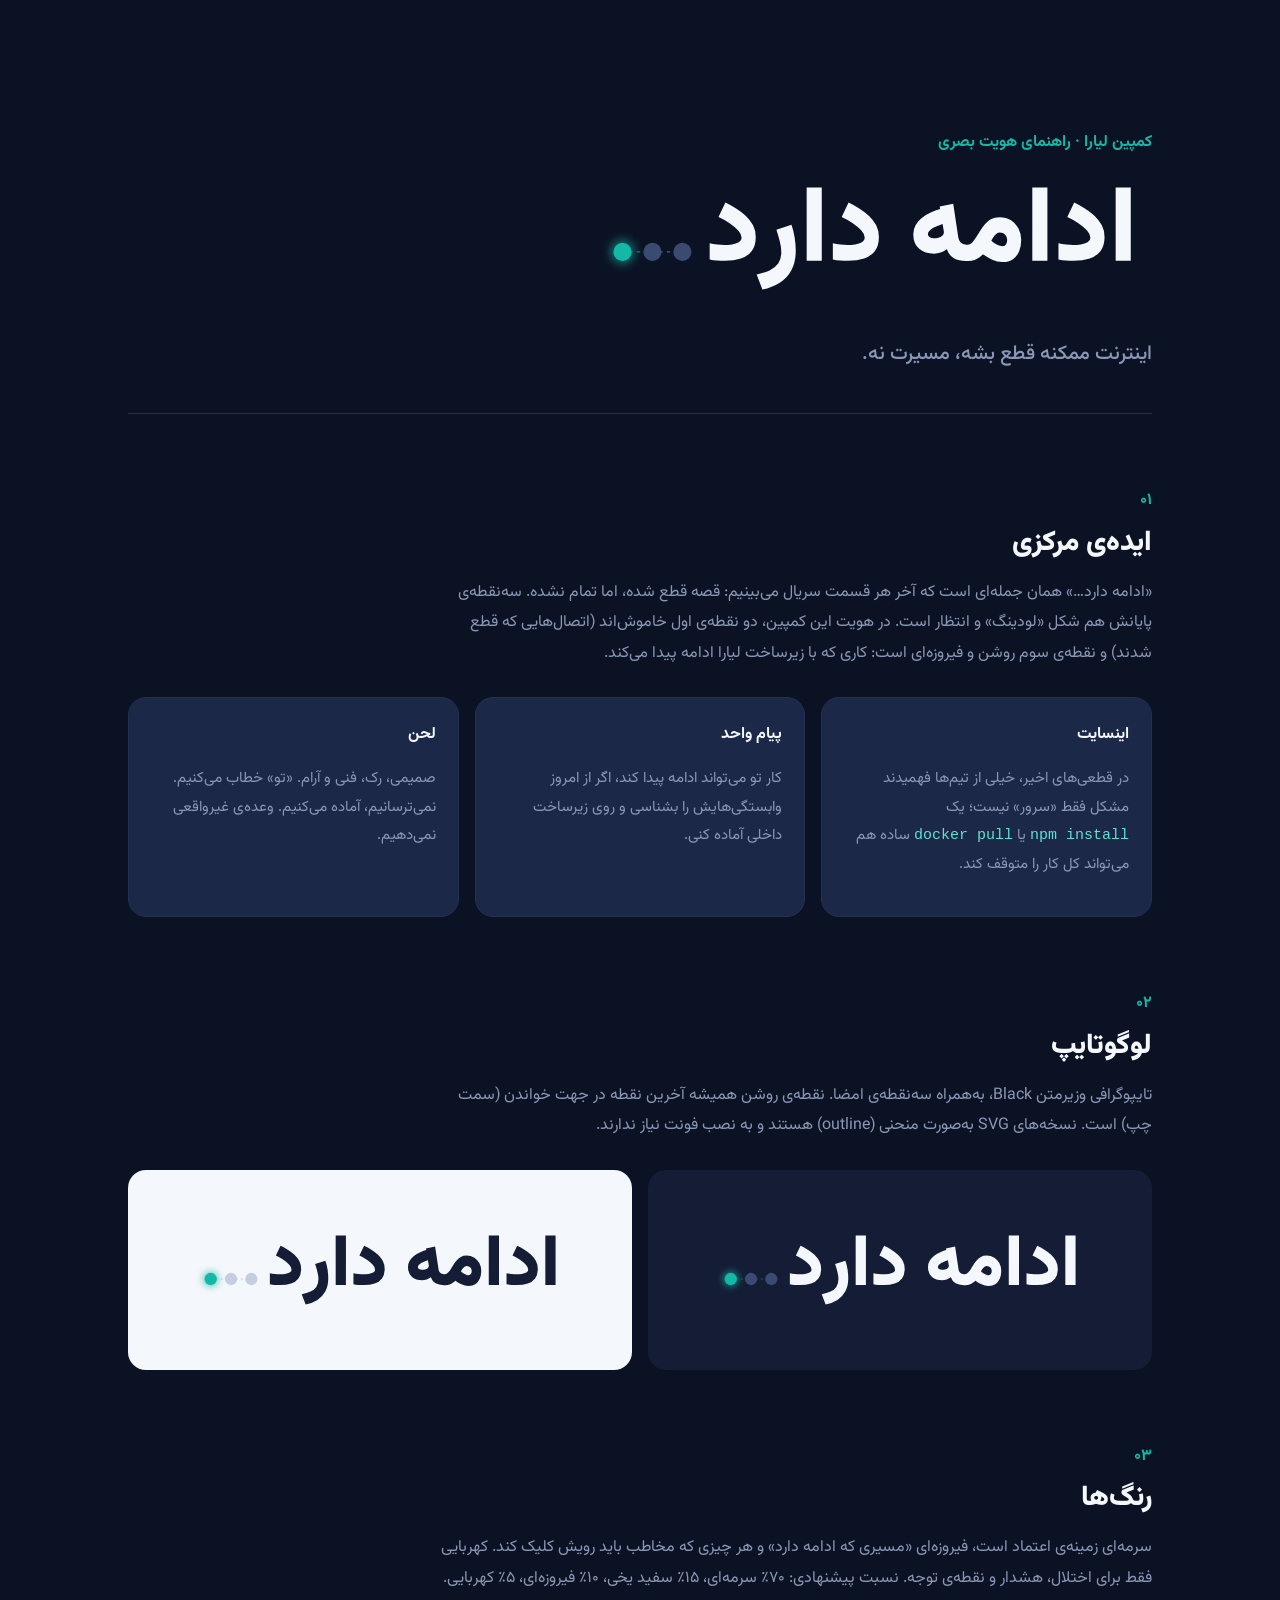
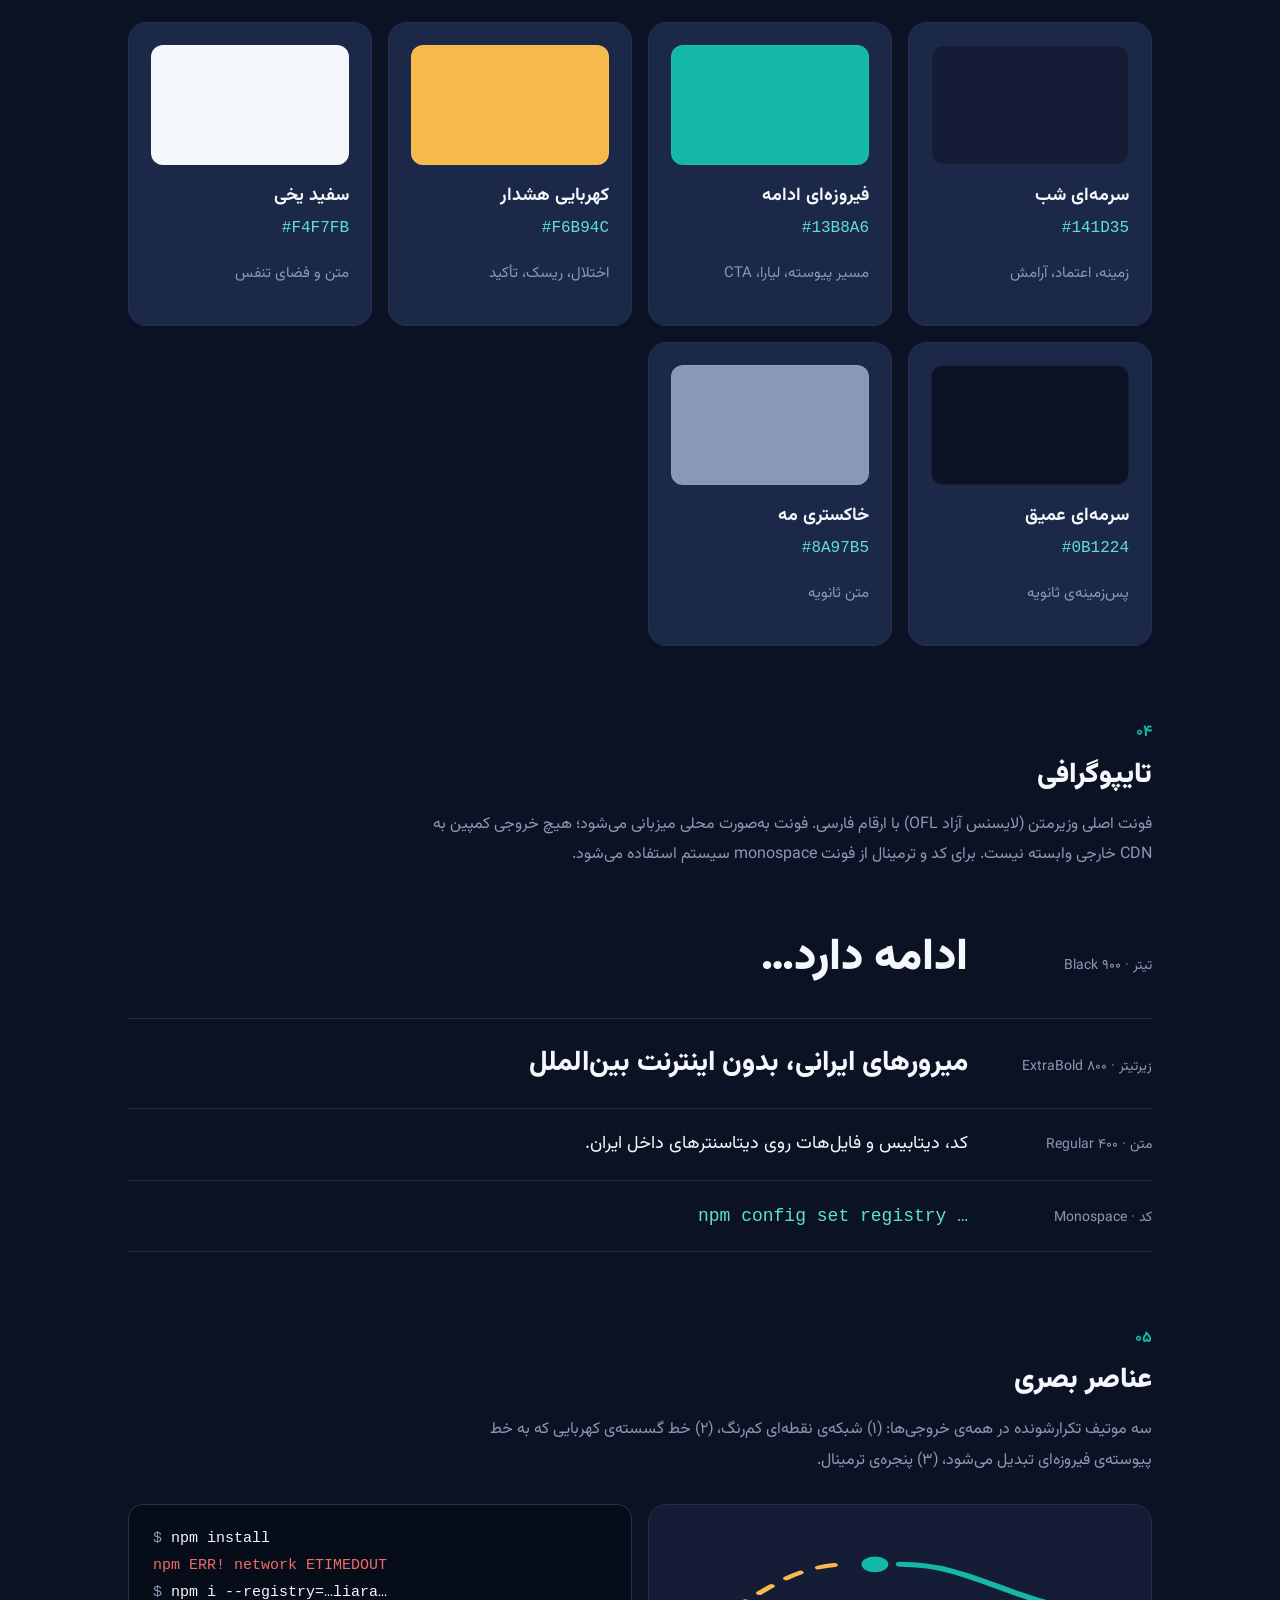
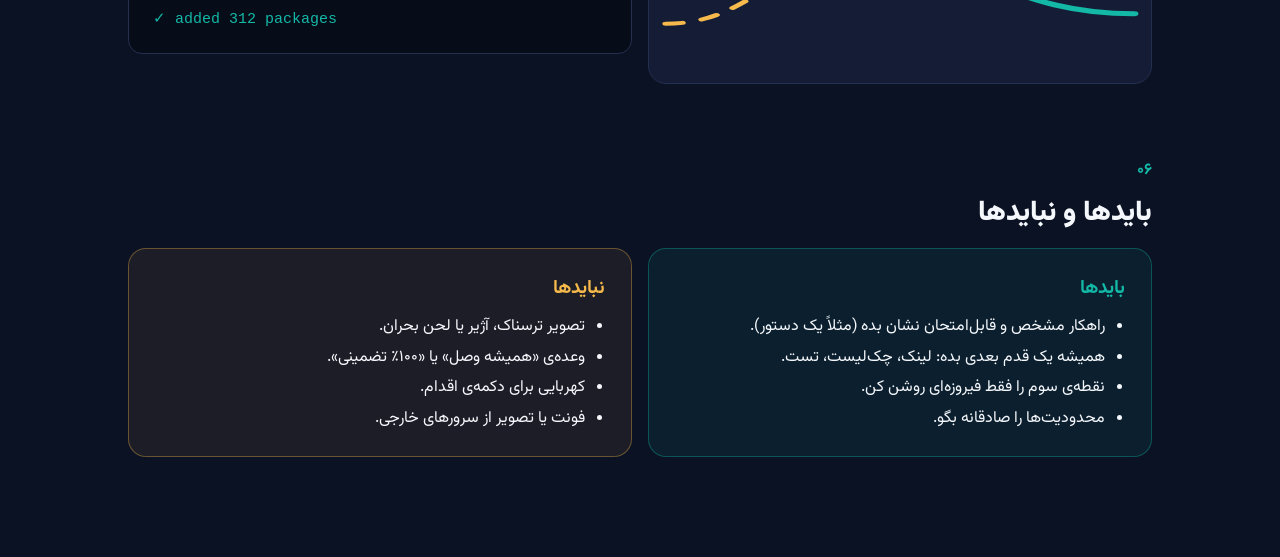
<file: brand/guide.html>
<!DOCTYPE html>
<html lang="fa" dir="rtl">
<head>
<meta charset="utf-8">
<meta name="viewport" content="width=device-width, initial-scale=1">
<title>راهنمای هویت بصری — ادامه دارد…</title>
<link rel="stylesheet" href="../assets/campaign.css">
<style>
  * { box-sizing: border-box; }
  body { margin: 0; font-family: var(--font); background: var(--navy-900); color: var(--ice); line-height: 1.9; }
  .wrap { max-width: 1080px; margin: 0 auto; padding: 56px 28px 96px; }
  header { padding: 72px 0 40px; border-bottom: 1px solid var(--navy-600); }
  header img { width: min(560px, 100%); display: block; }
  .kicker { color: var(--teal); font-weight: 700; letter-spacing: 0; margin: 0 0 8px; }
  h1 { font-size: 20px; font-weight: 500; color: var(--muted); margin: 24px 0 0; }
  h2 { font-size: 28px; font-weight: 900; margin: 72px 0 8px; }
  h2 .n { color: var(--teal); font-size: 16px; display: block; font-weight: 700; }
  p.lead { color: var(--muted); max-width: 720px; margin: 0 0 28px; }
  .cards { display: grid; grid-template-columns: repeat(auto-fit, minmax(220px, 1fr)); gap: 16px; }
  .card { background: var(--navy-700); border: 1px solid var(--navy-600); border-radius: var(--radius); padding: 22px; }
  .sw { height: 120px; border-radius: 12px; margin-bottom: 14px; border: 1px solid rgba(255,255,255,.06); }
  .sw + b { display: block; font-size: 18px; }
  code { font-family: var(--mono); color: var(--teal-300); direction: ltr; display: inline-block; }
  .muted { color: var(--muted); font-size: 15px; }
  .type-row { display: flex; align-items: baseline; gap: 24px; border-bottom: 1px solid var(--navy-600); padding: 18px 0; flex-wrap: wrap; }
  .type-row span.l { width: 160px; color: var(--muted); font-size: 14px; }
  .logos { display: grid; grid-template-columns: 1fr 1fr; gap: 16px; }
  .logos div { border-radius: var(--radius); padding: 40px; display: grid; place-items: center; min-height: 200px; }
  .logos img { width: 100%; max-width: 380px; }
  .do, .dont { border-radius: var(--radius); padding: 22px 26px; }
  .do { background: rgba(19,184,166,.08); border: 1px solid rgba(19,184,166,.35); }
  .dont { background: rgba(246,185,76,.07); border: 1px solid rgba(246,185,76,.35); }
  .do h3 { color: var(--teal); margin: 0 0 6px; } .dont h3 { color: var(--amber); margin: 0 0 6px; }
  ul { margin: 0; padding-inline-start: 20px; }
  .term { background: #070C19; border: 1px solid var(--navy-600); border-radius: 14px; padding: 20px 24px; font-family: var(--mono); direction: ltr; text-align: left; font-size: 15px; line-height: 1.8; }
  .term .e { color: var(--red); } .term .ok { color: var(--teal); } .term .p { color: var(--muted); }
  .motif { height: 180px; border-radius: var(--radius); position: relative; overflow: hidden; background-color: var(--navy); }
  .motif svg { position: absolute; inset: 0; width: 100%; height: 100%; }
  @media (max-width: 720px) { .logos { grid-template-columns: 1fr; } }
</style>
</head>
<body>
<div class="wrap">
  <header>
    <p class="kicker">کمپین لیارا · راهنمای هویت بصری</p>
    <img src="logo-dark.svg" alt="ادامه دارد…">
    <h1>اینترنت ممکنه قطع بشه، مسیرت نه.</h1>
  </header>

  <h2><span class="n">۰۱</span>ایده‌ی مرکزی</h2>
  <p class="lead">«ادامه دارد…» همان جمله‌ای است که آخر هر قسمت سریال می‌بینیم: قصه قطع شده، اما تمام نشده. سه‌نقطه‌ی پایانش هم شکل «لودینگ» و انتظار است. در هویت این کمپین، دو نقطه‌ی اول خاموش‌اند (اتصال‌هایی که قطع شدند) و نقطه‌ی سوم روشن و فیروزه‌ای است: کاری که با زیرساخت لیارا ادامه پیدا می‌کند.</p>
  <div class="cards">
    <div class="card"><b>اینسایت</b><p class="muted">در قطعی‌های اخیر، خیلی از تیم‌ها فهمیدند مشکل فقط «سرور» نیست؛ یک <code>npm install</code> یا <code>docker pull</code> ساده هم می‌تواند کل کار را متوقف کند.</p></div>
    <div class="card"><b>پیام واحد</b><p class="muted">کار تو می‌تواند ادامه پیدا کند، اگر از امروز وابستگی‌هایش را بشناسی و روی زیرساخت داخلی آماده کنی.</p></div>
    <div class="card"><b>لحن</b><p class="muted">صمیمی، رک، فنی و آرام. «تو» خطاب می‌کنیم. نمی‌ترسانیم، آماده می‌کنیم. وعده‌ی غیرواقعی نمی‌دهیم.</p></div>
  </div>

  <h2><span class="n">۰۲</span>لوگوتایپ</h2>
  <p class="lead">تایپوگرافی وزیرمتن Black، به‌همراه سه‌نقطه‌ی امضا. نقطه‌ی روشن همیشه آخرین نقطه در جهت خواندن (سمت چپ) است. نسخه‌های SVG به‌صورت منحنی (outline) هستند و به نصب فونت نیاز ندارند.</p>
  <div class="logos">
    <div style="background:var(--navy)"><img src="logo-dark.svg" alt=""></div>
    <div style="background:var(--ice)"><img src="logo-light.svg" alt=""></div>
  </div>

  <h2><span class="n">۰۳</span>رنگ‌ها</h2>
  <p class="lead">سرمه‌ای زمینه‌ی اعتماد است، فیروزه‌ای «مسیری که ادامه دارد» و هر چیزی که مخاطب باید رویش کلیک کند. کهربایی فقط برای اختلال، هشدار و نقطه‌ی توجه. نسبت پیشنهادی: ۷۰٪ سرمه‌ای، ۱۵٪ سفید یخی، ۱۰٪ فیروزه‌ای، ۵٪ کهربایی.</p>
  <div class="cards">
    <div class="card"><div class="sw" style="background:#141D35"></div><b>سرمه‌ای شب</b><code>#141D35</code><p class="muted">زمینه، اعتماد، آرامش</p></div>
    <div class="card"><div class="sw" style="background:#13B8A6"></div><b>فیروزه‌ای ادامه</b><code>#13B8A6</code><p class="muted">مسیر پیوسته، لیارا، CTA</p></div>
    <div class="card"><div class="sw" style="background:#F6B94C"></div><b>کهربایی هشدار</b><code>#F6B94C</code><p class="muted">اختلال، ریسک، تأکید</p></div>
    <div class="card"><div class="sw" style="background:#F4F7FB"></div><b>سفید یخی</b><code>#F4F7FB</code><p class="muted">متن و فضای تنفس</p></div>
    <div class="card"><div class="sw" style="background:#0B1224"></div><b>سرمه‌ای عمیق</b><code>#0B1224</code><p class="muted">پس‌زمینه‌ی ثانویه</p></div>
    <div class="card"><div class="sw" style="background:#8A97B5"></div><b>خاکستری مه</b><code>#8A97B5</code><p class="muted">متن ثانویه</p></div>
  </div>

  <h2><span class="n">۰۴</span>تایپوگرافی</h2>
  <p class="lead">فونت اصلی وزیرمتن (لایسنس آزاد OFL) با ارقام فارسی. فونت به‌صورت محلی میزبانی می‌شود؛ هیچ خروجی کمپین به CDN خارجی وابسته نیست. برای کد و ترمینال از فونت monospace سیستم استفاده می‌شود.</p>
  <div class="type-row"><span class="l">تیتر · Black 900</span><span style="font-weight:900;font-size:44px">ادامه دارد…</span></div>
  <div class="type-row"><span class="l">زیرتیتر · ExtraBold 800</span><span style="font-weight:800;font-size:28px">میرورهای ایرانی، بدون اینترنت بین‌الملل</span></div>
  <div class="type-row"><span class="l">متن · Regular 400</span><span style="font-size:18px">کد، دیتابیس و فایل‌هات روی دیتاسنترهای داخل ایران.</span></div>
  <div class="type-row"><span class="l">کد · Monospace</span><code style="font-size:18px">npm config set registry …</code></div>

  <h2><span class="n">۰۵</span>عناصر بصری</h2>
  <p class="lead">سه موتیف تکرارشونده در همه‌ی خروجی‌ها: (۱) شبکه‌ی نقطه‌ای کم‌رنگ، (۲) خط گسسته‌ی کهربایی که به خط پیوسته‌ی فیروزه‌ای تبدیل می‌شود، (۳) پنجره‌ی ترمینال.</p>
  <div class="cards">
    <div class="card motif grid-bg">
      <svg viewBox="0 0 300 180" preserveAspectRatio="none"><path d="M10 120 C 60 120, 70 60, 120 60" stroke="#F6B94C" stroke-width="4" fill="none" stroke-dasharray="10 12" stroke-linecap="round"/><path d="M150 60 C 200 60, 220 110, 290 110" stroke="#13B8A6" stroke-width="5" fill="none" stroke-linecap="round"/><circle cx="135" cy="60" r="8" fill="#13B8A6"/></svg>
    </div>
    <div class="card" style="padding:0;border:0;background:none">
      <div class="term"><span class="p">$</span> npm install<br><span class="e">npm ERR! network ETIMEDOUT</span><br><span class="p">$</span> npm i --registry=…liara…<br><span class="ok">✓ added 312 packages</span></div>
    </div>
  </div>

  <h2><span class="n">۰۶</span>بایدها و نبایدها</h2>
  <div class="cards">
    <div class="do"><h3>بایدها</h3><ul><li>راهکار مشخص و قابل‌امتحان نشان بده (مثلاً یک دستور).</li><li>همیشه یک قدم بعدی بده: لینک، چک‌لیست، تست.</li><li>نقطه‌ی سوم را فقط فیروزه‌ای روشن کن.</li><li>محدودیت‌ها را صادقانه بگو.</li></ul></div>
    <div class="dont"><h3>نبایدها</h3><ul><li>تصویر ترسناک، آژیر یا لحن بحران.</li><li>وعده‌ی «همیشه وصل» یا «۱۰۰٪ تضمینی».</li><li>کهربایی برای دکمه‌ی اقدام.</li><li>فونت یا تصویر از سرورهای خارجی.</li></ul></div>
  </div>
</div>
</body>
</html>
</file>
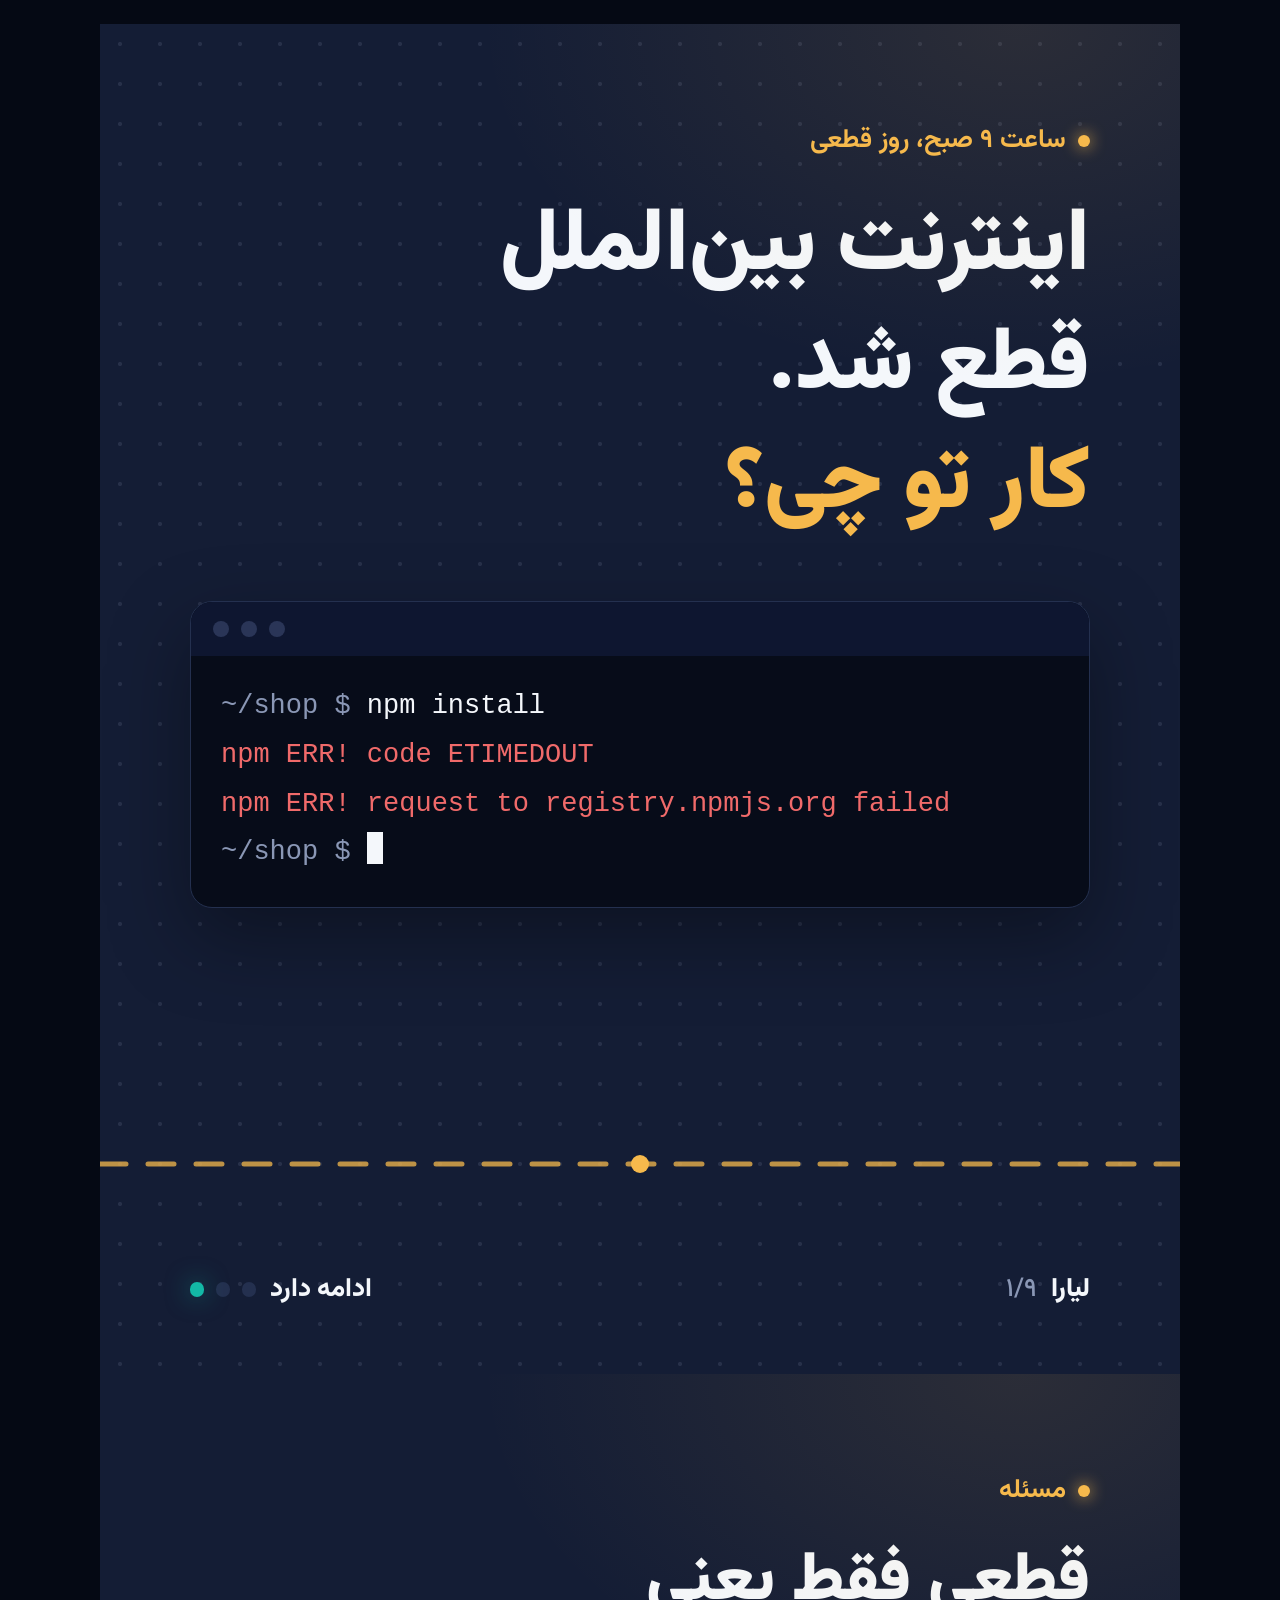
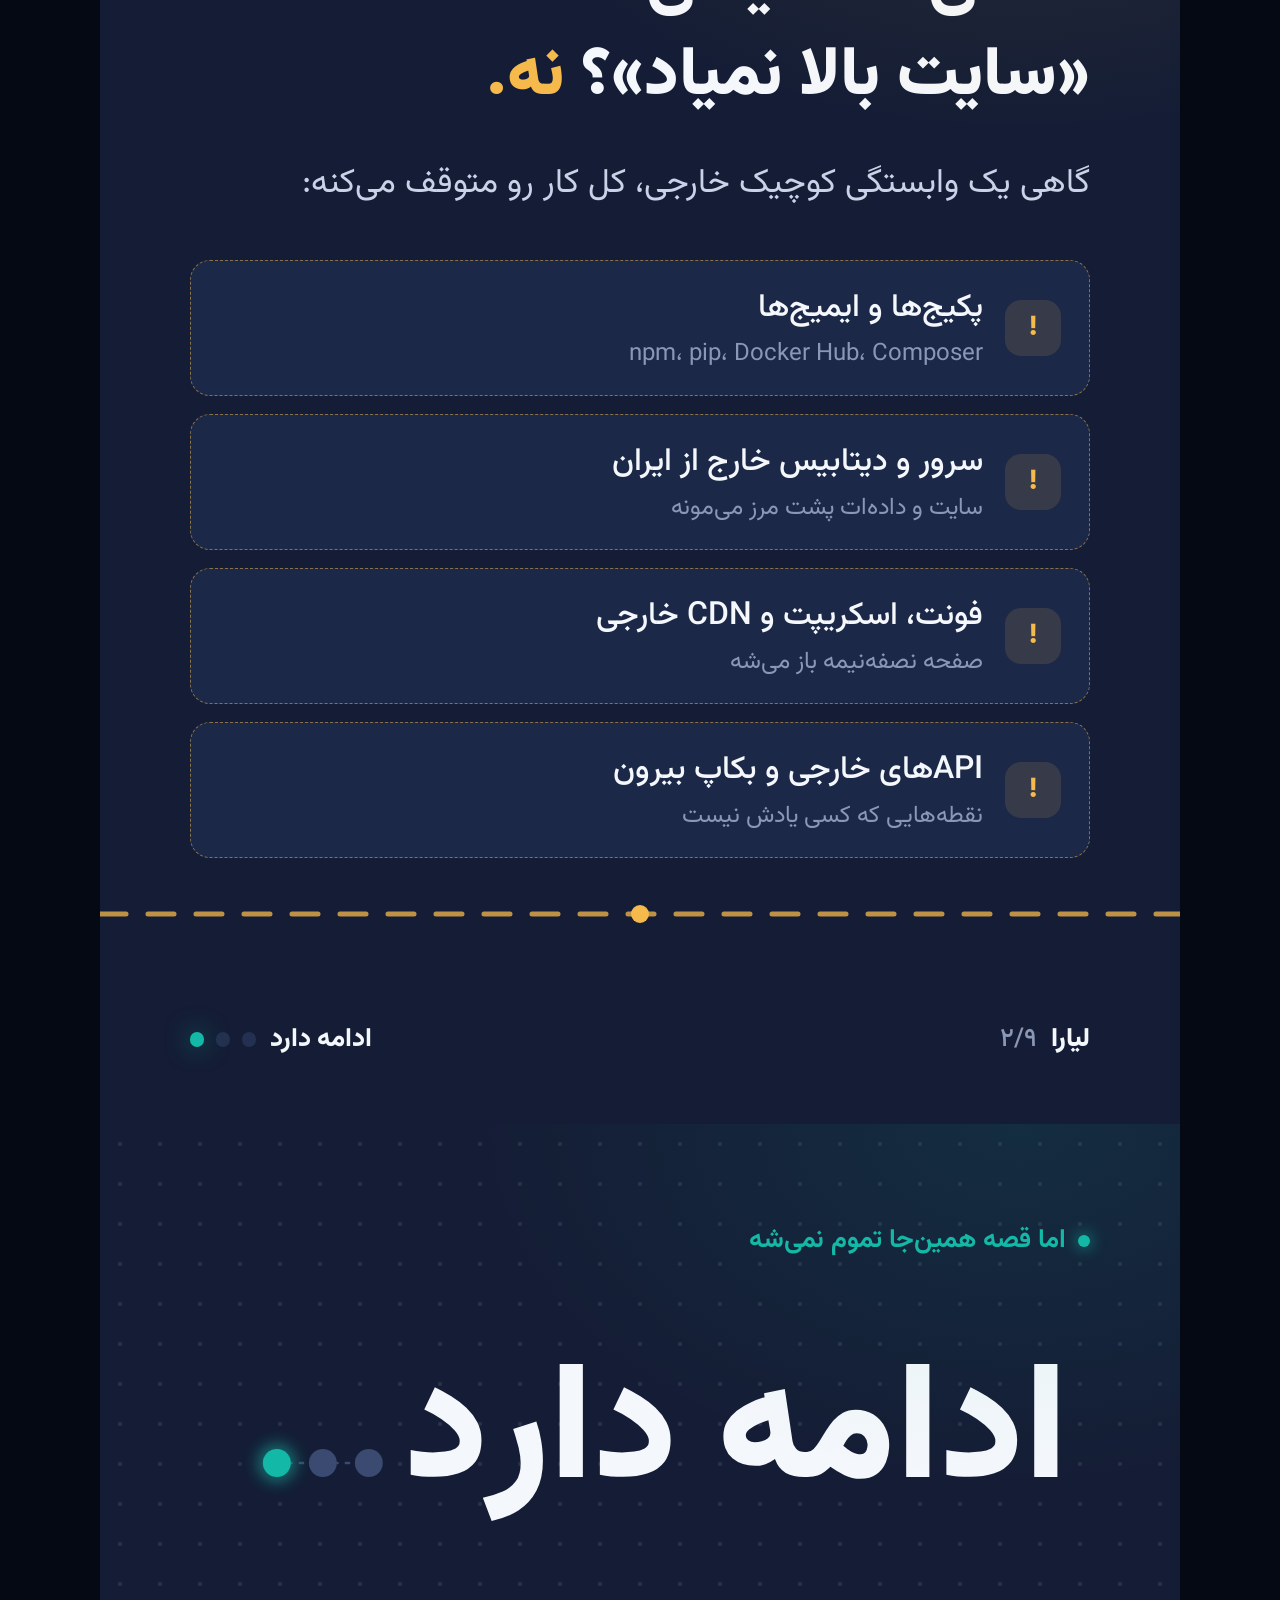
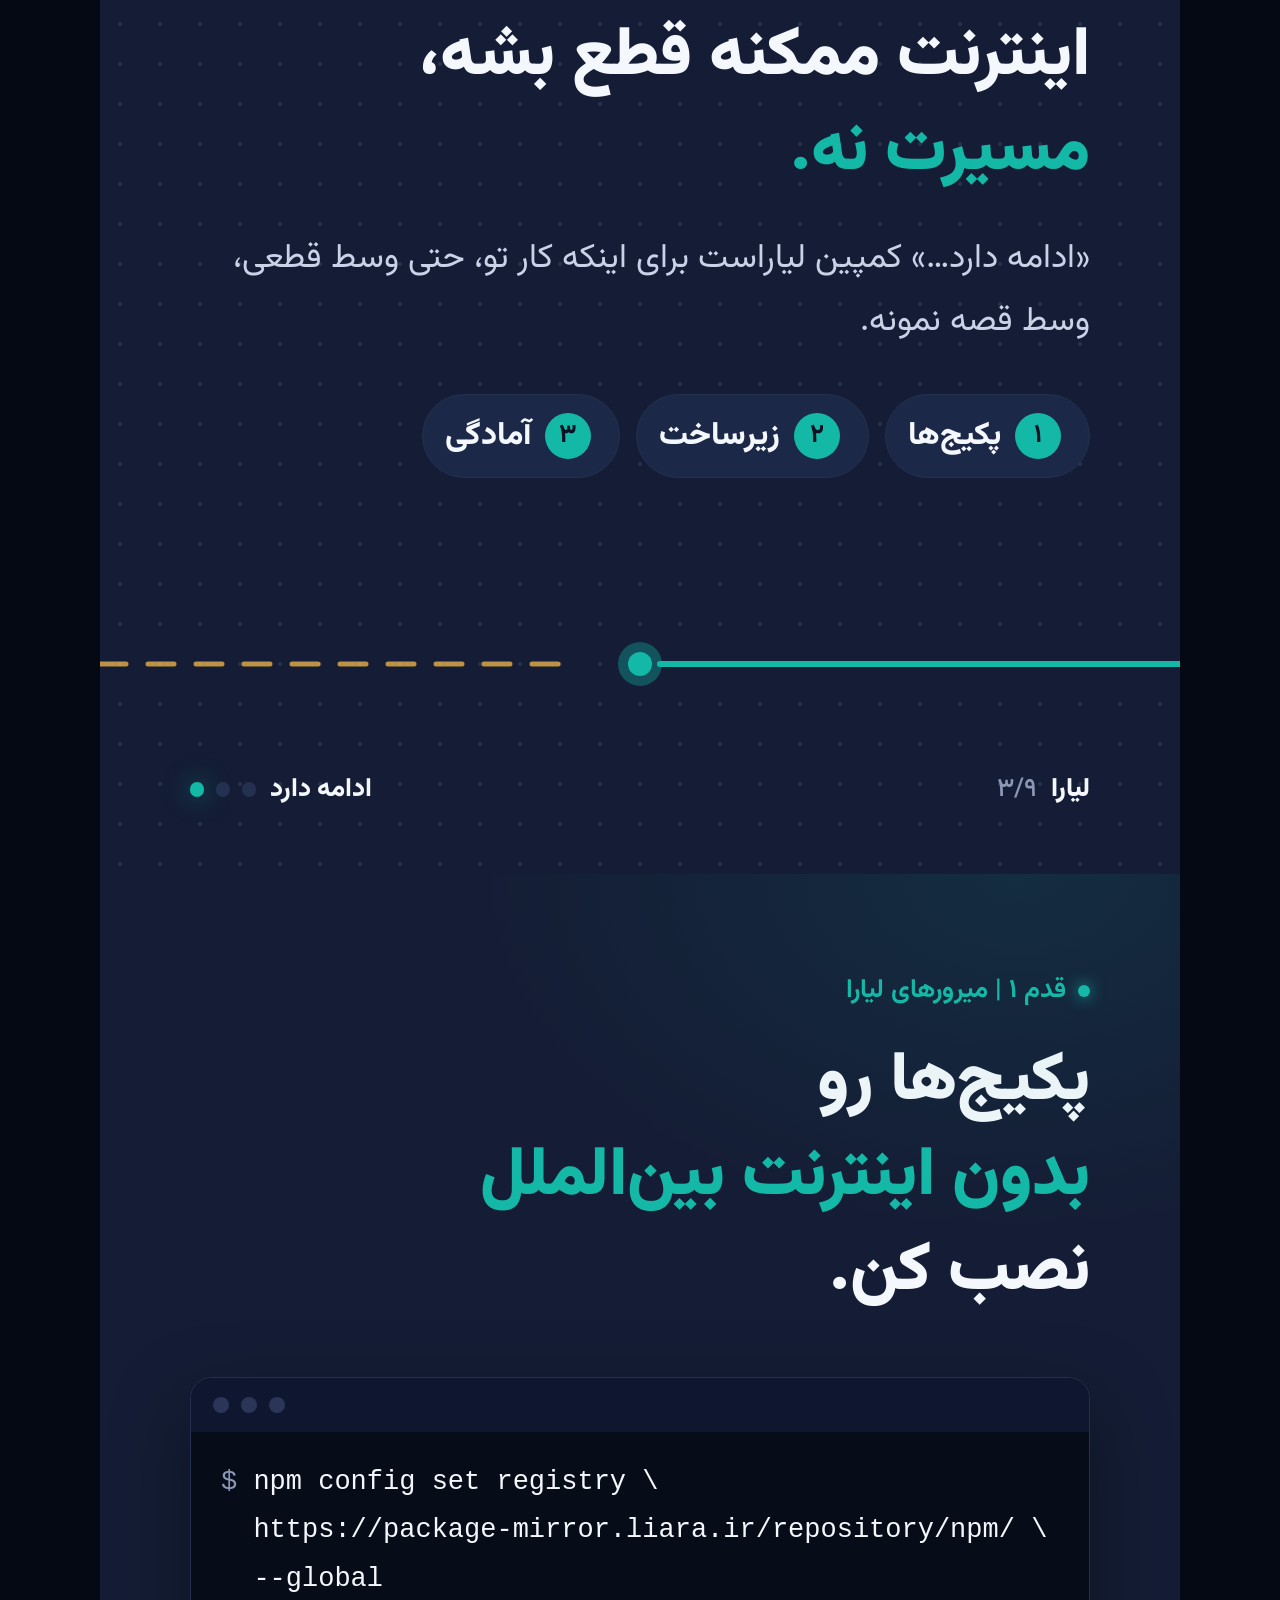
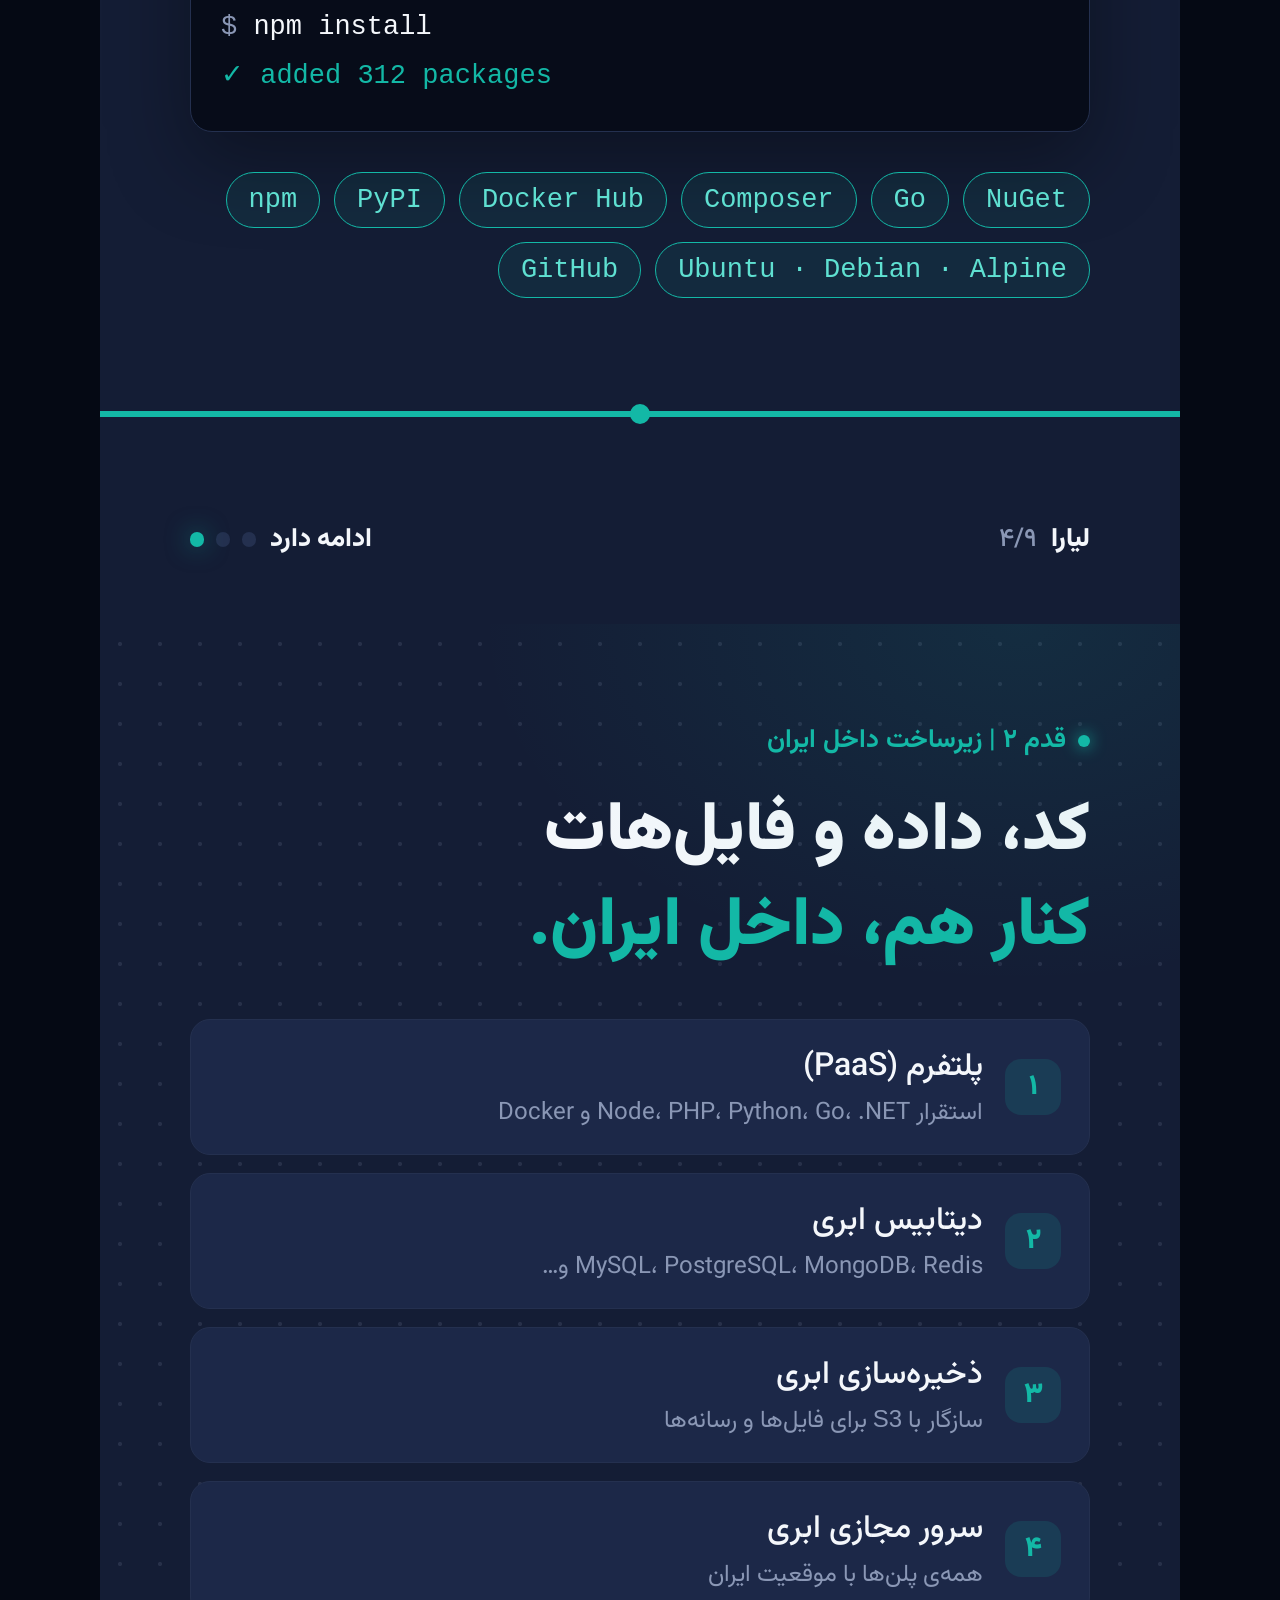
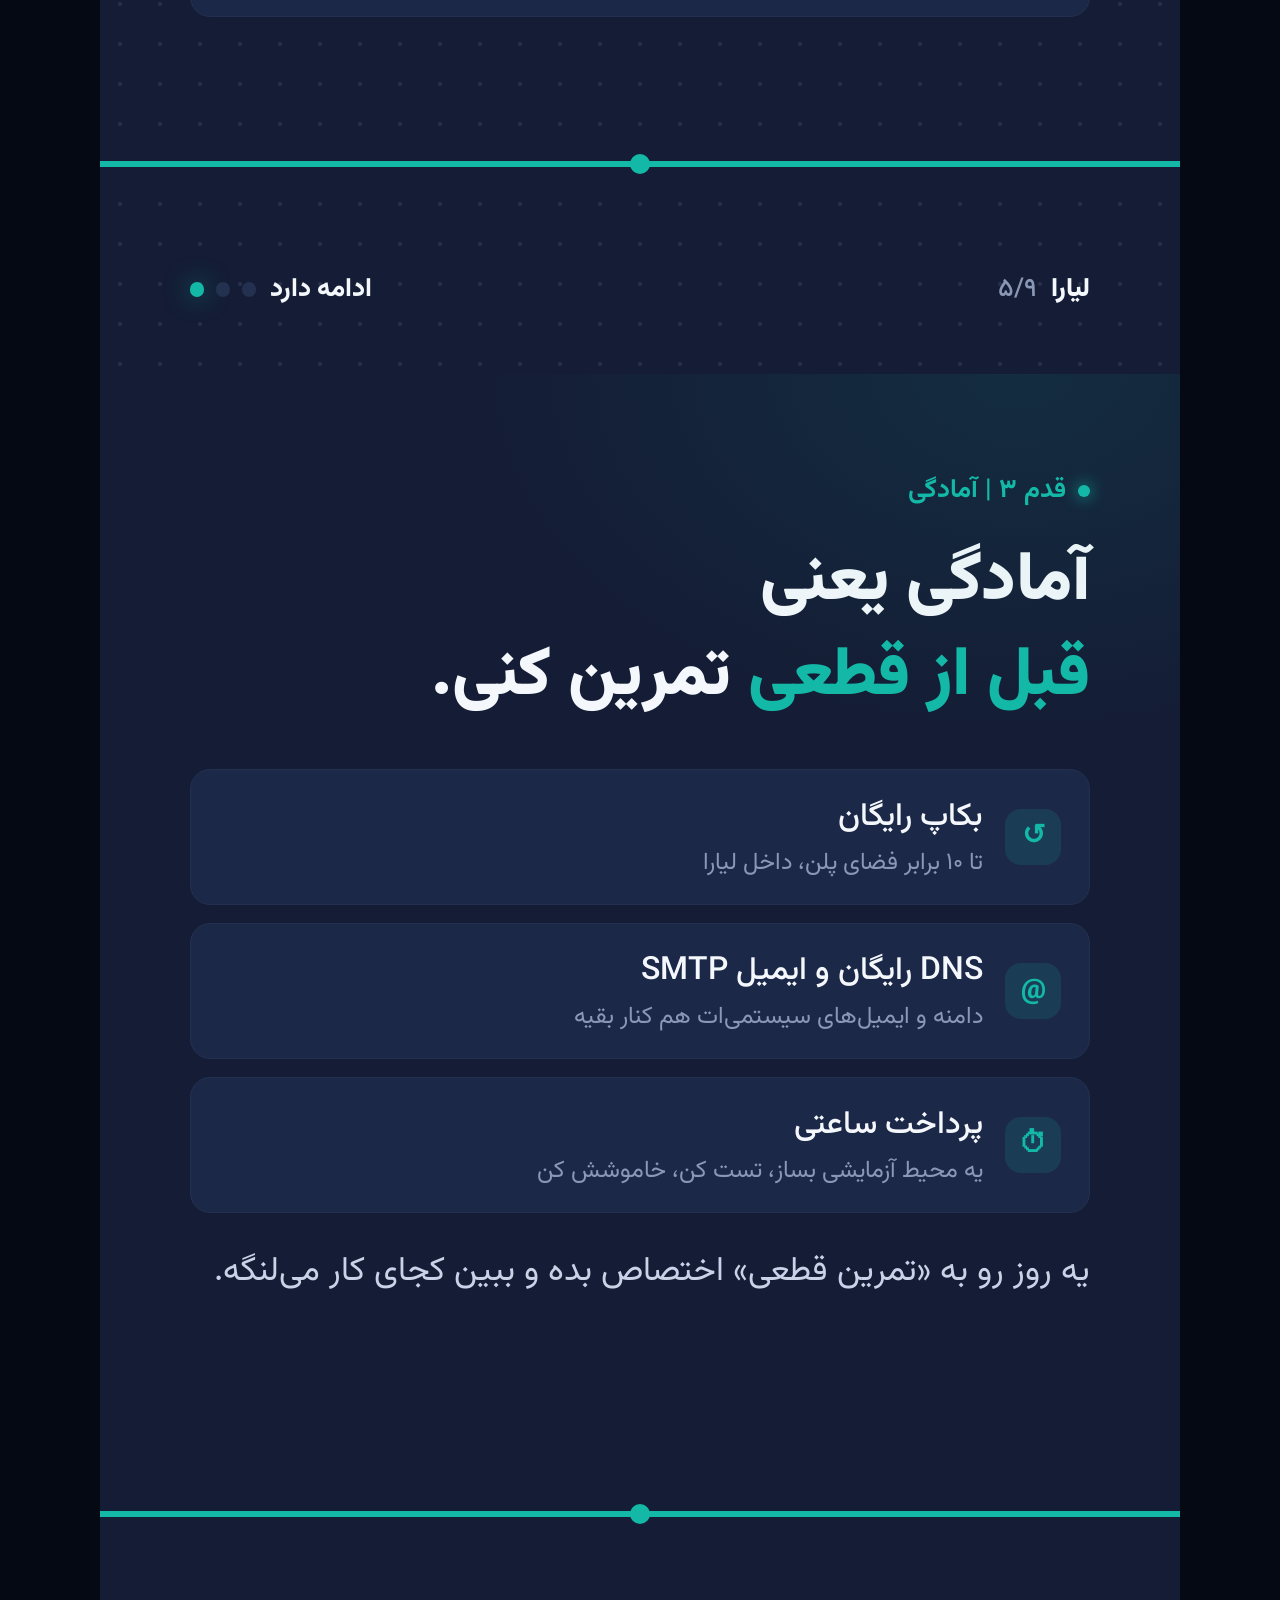
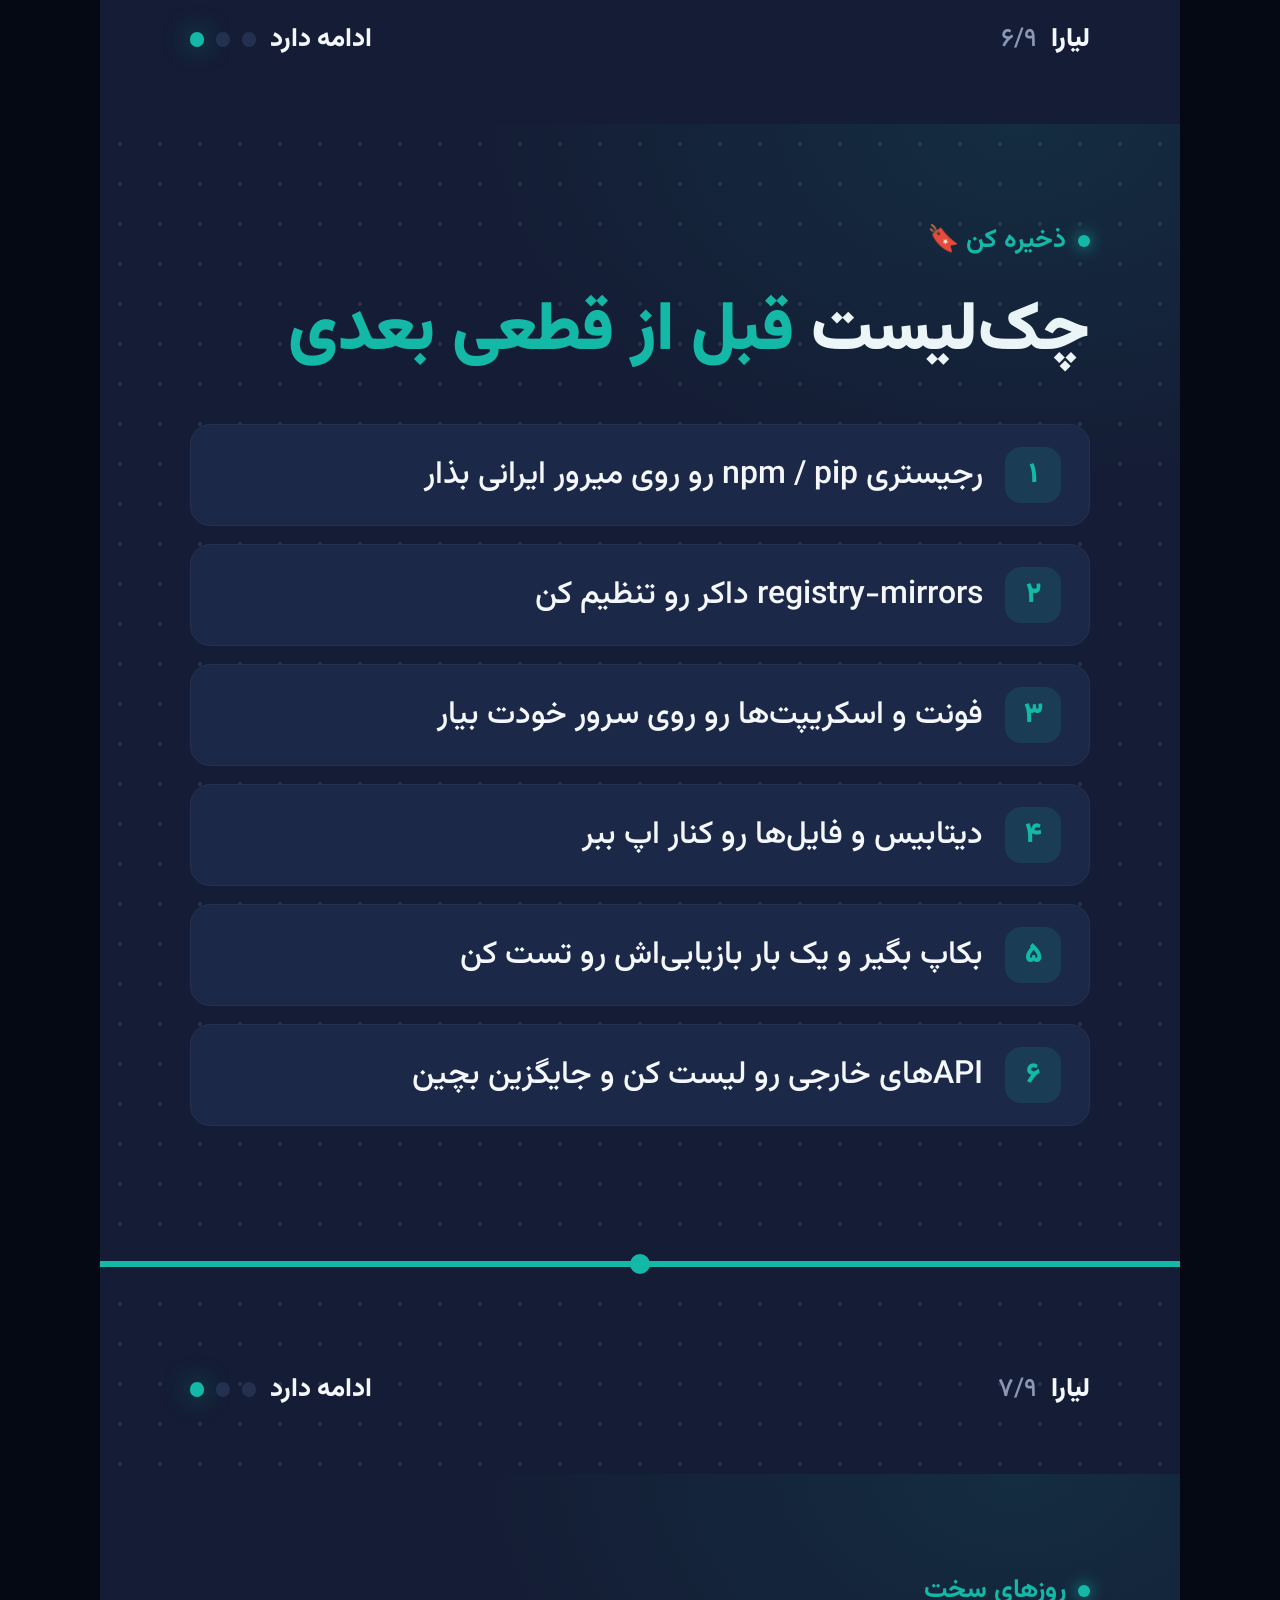
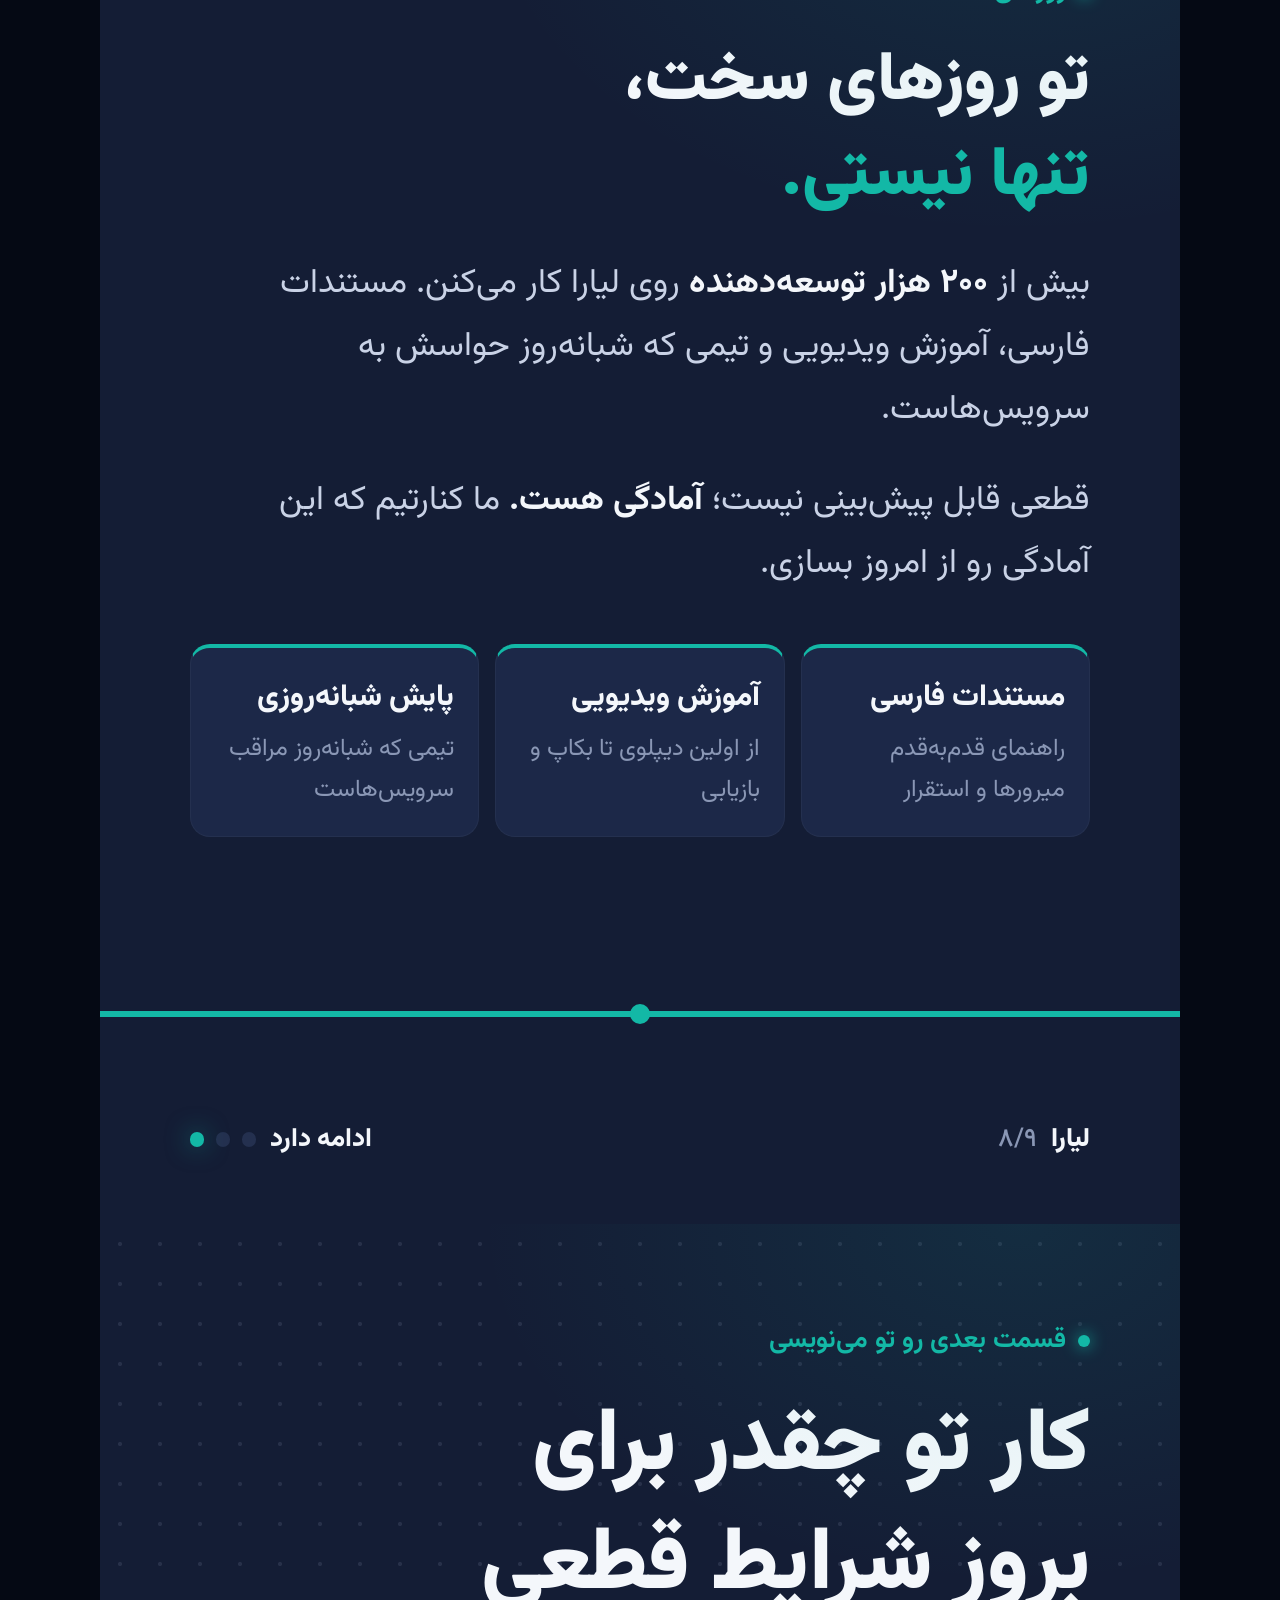
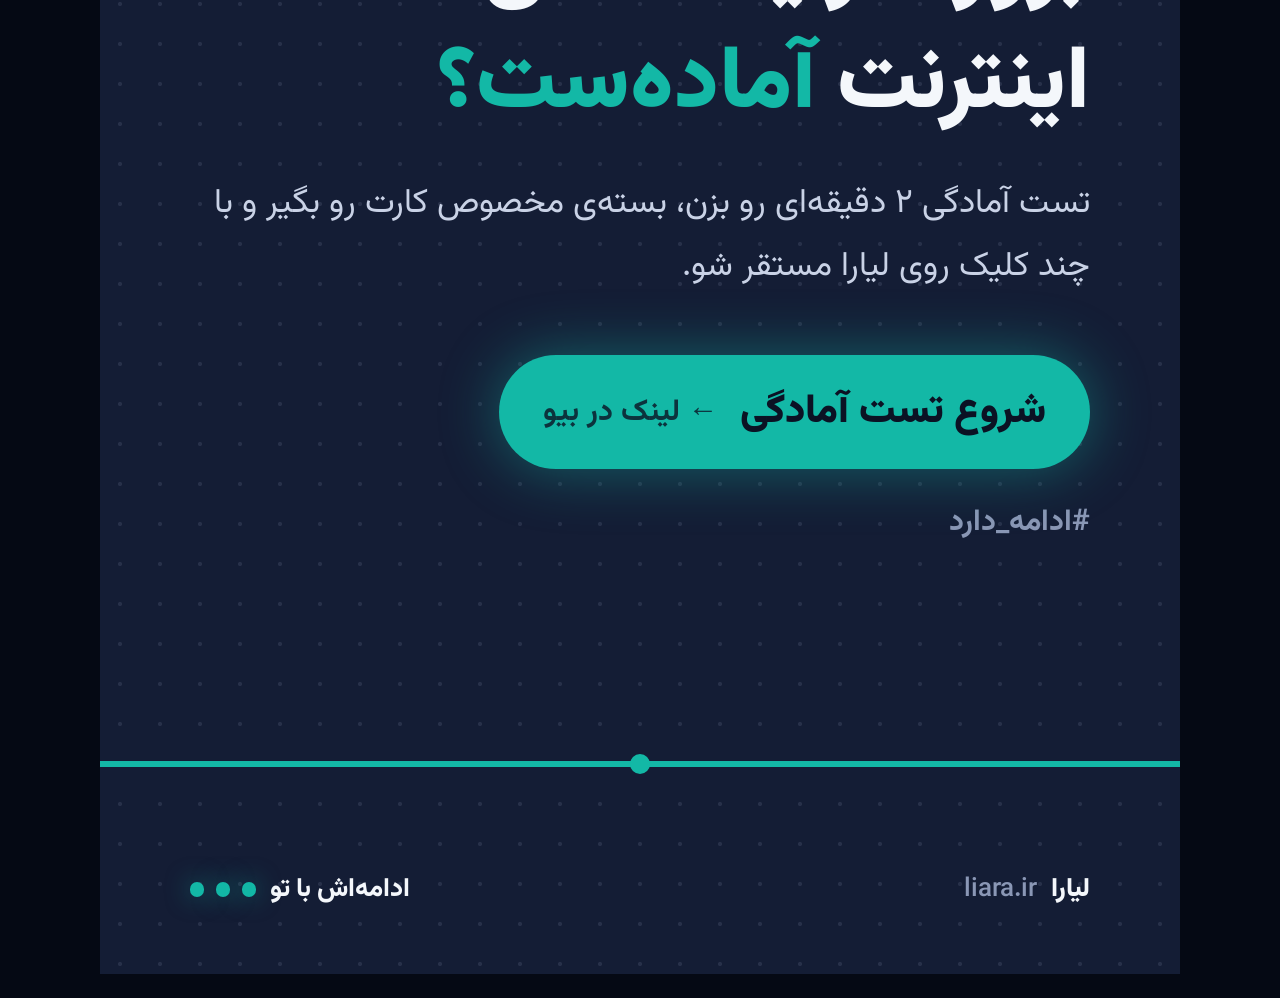
<file: carousel/slides.html>
<!DOCTYPE html>
<html lang="fa" dir="rtl">
<head>
<meta charset="utf-8">
<title>کاروسل — ادامه دارد…</title>
<link rel="stylesheet" href="../assets/campaign.css">
<style>
  * { box-sizing: border-box; margin: 0; }
  html, body { background: #050914; font-family: var(--font); color: var(--ice); }
  body.single { width: 1080px; height: 1350px; overflow: hidden; }
  body.all { display: grid; gap: 24px; padding: 24px; justify-content: center; }
  .slide { width: 1080px; height: 1350px; position: relative; overflow: hidden; background: var(--navy); padding: 96px 90px 0; }
  .slide.grid-bg { background-image: radial-gradient(rgba(138,151,181,.16) 2px, transparent 2.2px); background-size: 40px 40px; }
  .slide::after { content: ""; position: absolute; inset: 0; pointer-events: none;
    background: radial-gradient(900px 600px at 85% 0%, rgba(19,184,166,.10), transparent 60%); }
  .slide.alarm::after { background: radial-gradient(900px 600px at 85% 0%, rgba(246,185,76,.10), transparent 60%); }

  .eyebrow { display: inline-flex; align-items: center; gap: 12px; font-weight: 700; font-size: 26px; color: var(--teal); }
  .alarm .eyebrow { color: var(--amber); }
  .eyebrow::before { content: ""; width: 12px; height: 12px; border-radius: 50%; background: currentColor; box-shadow: 0 0 16px currentColor; }
  h1 { font-weight: 900; font-size: 88px; line-height: 1.35; margin-top: 28px; }
  h1 em { font-style: normal; color: var(--teal); }
  .alarm h1 em { color: var(--amber); }
  h2 { font-weight: 900; font-size: 68px; line-height: 1.4; margin-top: 24px; }
  h2 em { font-style: normal; color: var(--teal); }
  .alarm h2 em { color: var(--amber); }
  p.body { font-size: 34px; line-height: 1.85; color: #C9D2E6; margin-top: 28px; max-width: 880px; }
  b.t { color: var(--ice); }

  .term { margin-top: 56px; background: #070C19; border: 1px solid var(--navy-600); border-radius: 22px; overflow: hidden; direction: ltr; text-align: left; box-shadow: 0 30px 80px rgba(0,0,0,.35); position: relative; z-index: 1; }
  .term .bar { height: 54px; background: #0E1630; display: flex; align-items: center; gap: 12px; padding: 0 22px; }
  .term .bar i { width: 16px; height: 16px; border-radius: 50%; background: #2A3557; }
  .term pre { font-family: var(--mono); font-size: 27px; line-height: 1.8; padding: 26px 30px 30px; white-space: pre-wrap; word-break: break-all; }
  .p { color: var(--muted); } .e { color: var(--red); } .w { color: var(--amber); } .ok { color: var(--teal); }
  .cursor { display: inline-block; width: 16px; height: 32px; background: var(--ice); vertical-align: -5px; }

  .chips { display: flex; flex-wrap: wrap; gap: 14px; margin-top: 40px; direction: ltr; justify-content: flex-end; position: relative; z-index: 1; }
  .chip { font-family: var(--mono); font-size: 27px; padding: 12px 22px; border-radius: 999px; border: 1.5px solid var(--teal); color: var(--teal-300); background: rgba(19,184,166,.08); }

  .list { margin-top: 44px; display: grid; gap: 18px; position: relative; z-index: 1; }
  .row { display: flex; gap: 22px; align-items: center; background: var(--navy-700); border: 1px solid var(--navy-600); border-radius: 20px; padding: 22px 28px; font-size: 32px; font-weight: 500; }
  .row .ic { flex: 0 0 56px; height: 56px; border-radius: 16px; display: grid; place-items: center; font-weight: 900; font-size: 28px; }
  .row small { display: block; color: var(--muted); font-size: 24px; font-weight: 400; margin-top: 2px; }
  .row.bad { border-style: dashed; border-color: rgba(246,185,76,.5); }
  .row.bad .ic { background: rgba(246,185,76,.12); color: var(--amber); }
  .row.good .ic { background: rgba(19,184,166,.14); color: var(--teal); }
  .num { font-family: var(--font); }

  .big-logo { width: 860px; display: block; margin: 70px 0 0; }

  /* Footer: every slide ends like an episode */
  .foot { position: absolute; left: 90px; right: 90px; bottom: 64px; display: flex; justify-content: space-between; align-items: center; font-size: 26px; color: var(--muted); z-index: 2; }
  .foot .cont { display: flex; align-items: center; gap: 14px; font-weight: 800; color: var(--ice); }
  .foot .cont .dots { font-size: 54px; }
  .foot .brand { font-weight: 900; color: var(--ice); letter-spacing: 0; }
  .foot .brand span { color: var(--muted); font-weight: 500; margin-inline-start: 14px; }

  .lat { font-family: "Segoe UI", Arial, sans-serif; }
  .steps { display: flex; gap: 16px; margin-top: 40px; position: relative; z-index: 1; }
  .steps span { display: flex; align-items: center; gap: 14px; font-size: 32px; font-weight: 800; padding: 16px 28px 16px 22px; border-radius: 999px; background: var(--navy-700); border: 1px solid var(--navy-600); }
  .steps b { width: 46px; height: 46px; border-radius: 50%; background: var(--teal); color: var(--navy-900); display: grid; place-items: center; font-size: 26px; }
  .trio { display: grid; grid-template-columns: repeat(3, 1fr); gap: 16px; margin-top: 48px; position: relative; z-index: 1; }
  .trio div { background: var(--navy-700); border: 1px solid var(--navy-600); border-top: 4px solid var(--teal); border-radius: 20px; padding: 26px 24px; }
  .trio b { display: block; font-size: 30px; font-weight: 800; }
  .trio span { display: block; color: var(--muted); font-size: 24px; line-height: 1.7; margin-top: 8px; }
  .cta { display: inline-flex; align-items: center; gap: 22px; margin-top: 56px; background: var(--teal); color: var(--navy-900); font-weight: 900; font-size: 40px; padding: 26px 44px; border-radius: 999px; box-shadow: 0 0 60px rgba(19,184,166,.45); position: relative; z-index: 1; }
  .cta span { font-weight: 700; font-size: 30px; opacity: .8; }
  .tag { margin-top: 30px; color: var(--muted); font-size: 30px; font-weight: 700; }
  .dots.all-on i { background: var(--teal); box-shadow: var(--glow); }

  /* The line that runs through the whole carousel */
  svg.thread { position: absolute; left: 0; right: 0; bottom: 150px; width: 1080px; height: 120px; z-index: 0; }
</style>
</head>
<body>
<div id="root"></div>
<script>
const T = { amber: '#F6B94C', teal: '#13B8A6' };
const fa = n => String(n).replace(/\d/g, d => '۰۱۲۳۴۵۶۷۸۹'[d]);

// Thread: one continuous path across slides. state: 'broken' | 'turn' | 'on'
function thread(state) {
  const y = 60;
  if (state === 'broken') return `<svg class="thread" viewBox="0 0 1080 120"><path d="M0 ${y} H1080" stroke="${T.amber}" stroke-width="5" stroke-dasharray="26 22" stroke-linecap="round" opacity=".75"/><circle cx="540" cy="${y}" r="9" fill="${T.amber}"/></svg>`;
  if (state === 'turn') return `<svg class="thread" viewBox="0 0 1080 120"><path d="M0 ${y} H470" stroke="${T.amber}" stroke-width="5" stroke-dasharray="26 22" stroke-linecap="round" opacity=".75"/><circle cx="540" cy="${y}" r="22" fill="${T.teal}" opacity=".35"/><circle cx="540" cy="${y}" r="12" fill="${T.teal}"/><path d="M560 ${y} H1080" stroke="${T.teal}" stroke-width="6" stroke-linecap="round"/></svg>`;
  return `<svg class="thread" viewBox="0 0 1080 120"><path d="M0 ${y} H1080" stroke="${T.teal}" stroke-width="6"/><circle cx="540" cy="${y}" r="10" fill="${T.teal}"/></svg>`;
}

const S = [
  { cls: 'alarm grid-bg', th: 'broken', html: `
    <div class="eyebrow">ساعت ۹ صبح، روز قطعی</div>
    <h1>اینترنت بین‌الملل<br>قطع شد.<br><em>کار تو چی؟</em></h1>
    <div class="term"><div class="bar"><i></i><i></i><i></i></div><pre><span class="p">~/shop $</span> npm install
<span class="e">npm ERR! code ETIMEDOUT</span>
<span class="e">npm ERR! request to registry.npmjs.org failed</span>
<span class="p">~/shop $</span> <span class="cursor"></span></pre></div>` },

  { cls: 'alarm', th: 'broken', html: `
    <div class="eyebrow">مسئله</div>
    <h2>قطعی فقط یعنی<br>«سایت بالا نمیاد»؟ <em>نه.</em></h2>
    <p class="body">گاهی یک وابستگی کوچیک خارجی، کل کار رو متوقف می‌کنه:</p>
    <div class="list">
      <div class="row bad"><span class="ic">!</span><div>پکیج‌ها و ایمیج‌ها<small>npm، pip، Docker Hub، Composer</small></div></div>
      <div class="row bad"><span class="ic">!</span><div>سرور و دیتابیس خارج از ایران<small>سایت و داده‌ات پشت مرز می‌مونه</small></div></div>
      <div class="row bad"><span class="ic">!</span><div>فونت، اسکریپت و CDN خارجی<small>صفحه نصفه‌نیمه باز می‌شه</small></div></div>
      <div class="row bad"><span class="ic">!</span><div>APIهای خارجی و بکاپ بیرون<small>نقطه‌هایی که کسی یادش نیست</small></div></div>
    </div>` },

  { cls: 'grid-bg', th: 'turn', html: `
    <div class="eyebrow">اما قصه همین‌جا تموم نمی‌شه</div>
    <img class="big-logo" src="../brand/logo-dark.svg" alt="ادامه دارد…">
    <h2 style="margin-top:56px">اینترنت ممکنه قطع بشه،<br><em>مسیرت نه.</em></h2>
    <p class="body">«ادامه دارد…» کمپین لیاراست برای اینکه کار تو، حتی وسط قطعی، وسط قصه نمونه.</p>
    <div class="steps"><span><b>۱</b>پکیج‌ها</span><span><b>۲</b>زیرساخت</span><span><b>۳</b>آمادگی</span></div>` },

  { cls: '', th: 'on', html: `
    <div class="eyebrow">قدم ۱ | میرورهای لیارا</div>
    <h2>پکیج‌ها رو<br><em>بدون اینترنت بین‌الملل</em><br>نصب کن.</h2>
    <div class="term"><div class="bar"><i></i><i></i><i></i></div><pre><span class="p">$</span> npm config set registry \\
  https://package-mirror.liara.ir/repository/npm/ \\
  --global
<span class="p">$</span> npm install
<span class="ok">✓ added 312 packages</span></pre></div>
    <div class="chips"><span class="chip">npm</span><span class="chip">PyPI</span><span class="chip">Docker Hub</span><span class="chip">Composer</span><span class="chip">Go</span><span class="chip">NuGet</span><span class="chip">GitHub</span><span class="chip">Ubuntu · Debian · Alpine</span></div>` },

  { cls: 'grid-bg', th: 'on', html: `
    <div class="eyebrow">قدم ۲ | زیرساخت داخل ایران</div>
    <h2>کد، داده و فایل‌هات<br><em>کنار هم، داخل ایران.</em></h2>
    <div class="list">
      <div class="row good"><span class="ic">۱</span><div>پلتفرم (PaaS)<small>استقرار Node، PHP، Python، Go، .NET و Docker</small></div></div>
      <div class="row good"><span class="ic">۲</span><div>دیتابیس ابری<small>MySQL، PostgreSQL، MongoDB، Redis و…</small></div></div>
      <div class="row good"><span class="ic">۳</span><div>ذخیره‌سازی ابری<small>سازگار با <span class="lat">S3</span> برای فایل‌ها و رسانه‌ها</small></div></div>
      <div class="row good"><span class="ic">۴</span><div>سرور مجازی ابری<small>همه‌ی پلن‌ها با موقعیت ایران</small></div></div>
    </div>` },

  { cls: '', th: 'on', html: `
    <div class="eyebrow">قدم ۳ | آمادگی</div>
    <h2>آمادگی یعنی<br><em>قبل از قطعی</em> تمرین کنی.</h2>
    <div class="list">
      <div class="row good"><span class="ic">↺</span><div>بکاپ رایگان<small>تا ۱۰ برابر فضای پلن، داخل لیارا</small></div></div>
      <div class="row good"><span class="ic">@</span><div>DNS رایگان و ایمیل SMTP<small>دامنه و ایمیل‌های سیستمی‌ات هم کنار بقیه</small></div></div>
      <div class="row good"><span class="ic">⏱</span><div>پرداخت ساعتی<small>یه محیط آزمایشی بساز، تست کن، خاموشش کن</small></div></div>
    </div>
    <p class="body">یه روز رو به «تمرین قطعی» اختصاص بده و ببین کجای کار می‌لنگه.</p>` },

  { cls: 'grid-bg', th: 'on', html: `
    <div class="eyebrow">ذخیره کن 🔖</div>
    <h2>چک‌لیست <em>قبل از قطعی بعدی</em></h2>
    <div class="list">
      <div class="row good"><span class="ic">۱</span><div>رجیستری npm / pip رو روی میرور ایرانی بذار</div></div>
      <div class="row good"><span class="ic">۲</span><div>registry-mirrors داکر رو تنظیم کن</div></div>
      <div class="row good"><span class="ic">۳</span><div>فونت و اسکریپت‌ها رو روی سرور خودت بیار</div></div>
      <div class="row good"><span class="ic">۴</span><div>دیتابیس و فایل‌ها رو کنار اپ ببر</div></div>
      <div class="row good"><span class="ic">۵</span><div>بکاپ بگیر و یک بار بازیابی‌اش رو تست کن</div></div>
      <div class="row good"><span class="ic">۶</span><div>APIهای خارجی رو لیست کن و جایگزین بچین</div></div>
    </div>` },

  { cls: '', th: 'on', html: `
    <div class="eyebrow">روزهای سخت</div>
    <h2>تو روزهای سخت،<br><em>تنها نیستی.</em></h2>
    <p class="body">بیش از <b class="t">۲۰۰ هزار توسعه‌دهنده</b> روی لیارا کار می‌کنن. مستندات فارسی، آموزش ویدیویی و تیمی که شبانه‌روز حواسش به سرویس‌هاست.</p>
    <p class="body">قطعی قابل پیش‌بینی نیست؛ <b class="t">آمادگی هست.</b> ما کنارتیم که این آمادگی رو از امروز بسازی.</p>
    <div class="trio">
      <div><b>مستندات فارسی</b><span>راهنمای قدم‌به‌قدم میرورها و استقرار</span></div>
      <div><b>آموزش ویدیویی</b><span>از اولین دیپلوی تا بکاپ و بازیابی</span></div>
      <div><b>پایش شبانه‌روزی</b><span>تیمی که شبانه‌روز مراقب سرویس‌هاست</span></div>
    </div>` },

  { cls: 'grid-bg', th: 'on', last: true, html: `
    <div class="eyebrow">قسمت بعدی رو تو می‌نویسی</div>
    <h1>کار تو چقدر برای<br>بروز شرایط قطعی<br>اینترنت <em>آماده‌ست؟</em></h1>
    <p class="body">تست آمادگی ۲ دقیقه‌ای رو بزن، بسته‌ی مخصوص کارت رو بگیر و با چند کلیک روی لیارا مستقر شو.</p>
    <div class="cta">شروع تست آمادگی <span>← لینک در بیو</span></div>
    <p class="tag">#ادامه_دارد</p>` },
];

const params = new URLSearchParams(location.search);
const only = params.get('s');
const total = S.length;
const html = S.map((s, i) => {
  if (only && +only !== i + 1) return '';
  const foot = s.last
    ? `<div class="foot"><span class="brand">لیارا<span>liara.ir</span></span><span class="cont">ادامه‌اش با تو <span class="dots all-on"><i></i><i></i><i></i></span></span></div>`
    : `<div class="foot"><span class="brand">لیارا<span>${fa(i+1)}/${fa(total)}</span></span><span class="cont">ادامه دارد <span class="dots"><i></i><i></i><i></i></span></span></div>`;
  return `<section class="slide ${s.cls}">${thread(s.th)}${s.html}${foot}</section>`;
}).join('');
document.getElementById('root').innerHTML = html;
document.body.className = only ? 'single' : 'all';
</script>
</body>
</html>
</file>
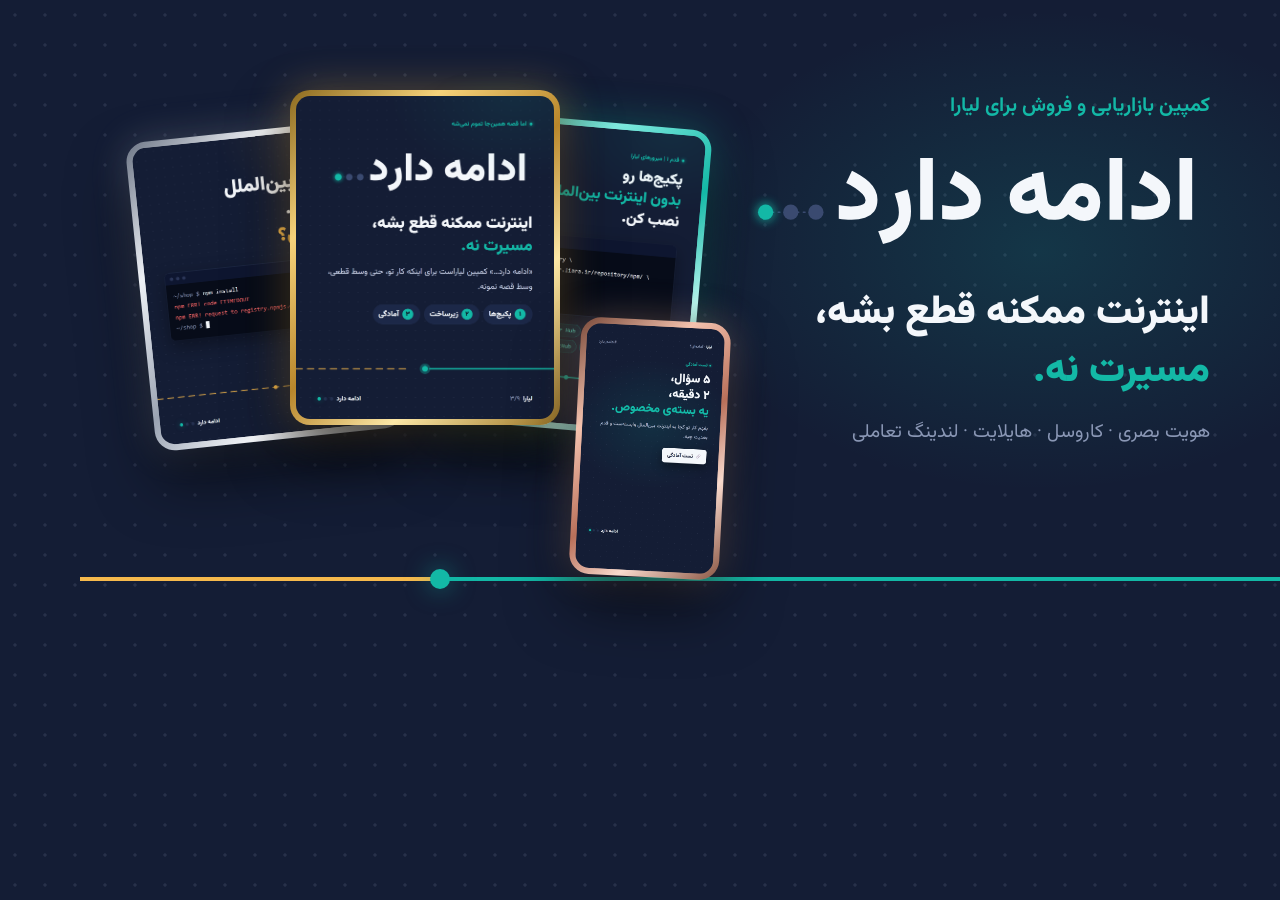
<file: linkedin/cover.html>
<!DOCTYPE html>
<html lang="fa" dir="rtl">
<head>
<meta charset="utf-8">
<title>LinkedIn cover — ادامه دارد…</title>
<link rel="stylesheet" href="../assets/campaign.css">
<style>
  * { box-sizing: border-box; margin: 0; }
  body { width: 1200px; height: 627px; overflow: hidden; font-family: var(--font); color: var(--ice); background: var(--navy);
    background-image: radial-gradient(rgba(138,151,181,.16) 1.5px, transparent 1.7px); background-size: 30px 30px; position: relative; }
  body::before { content: ""; position: absolute; inset: 0; background: radial-gradient(600px 400px at 80% 40%, rgba(19,184,166,.16), transparent 60%); }
  .copy { position: absolute; right: 70px; top: 90px; width: 520px; }
  .copy .k { color: var(--teal); font-weight: 700; font-size: 20px; }
  .copy img { width: 470px; display: block; margin: 18px 0 22px; }
  .copy h2 { font-weight: 900; font-size: 40px; line-height: 1.45; }
  .copy h2 em { font-style: normal; color: var(--teal); }
  .copy p { margin-top: 18px; color: var(--muted); font-size: 19px; }
  .deck { position: absolute; left: 40px; top: 50px; width: 600px; height: 530px; }
  .deck img { position: absolute; border-radius: 14px; box-shadow: 0 30px 60px rgba(0,0,0,.5); border: 1px solid var(--navy-600); }
  .s1 { width: 250px; left: 20px; top: 80px; transform: rotate(-6deg); }
  .s2 { width: 250px; left: 330px; top: 70px; transform: rotate(5deg); }
  .s3 { width: 270px; left: 170px; top: 40px; z-index: 2; }
  .st { width: 150px; left: 455px; top: 270px; z-index: 3; transform: rotate(3deg); }
  .line { position: absolute; left: 0; right: 0; bottom: 46px; height: 4px; background: linear-gradient(90deg, var(--amber) 0 30%, var(--teal) 30%); }
  .line::before { content: ""; position: absolute; left: 30%; top: -8px; width: 20px; height: 20px; border-radius: 50%; background: var(--teal); box-shadow: var(--glow); transform: translateX(-50%); }
  /* Metallic frames: gold (main), silver, teal, rose gold */
  .deck .card { position: absolute; padding: 6px; border-radius: 20px; box-shadow: 0 30px 60px rgba(0,0,0,.55), var(--halo); }
  .deck .card img { position: static; display: block; width: 100%; border-radius: 14px; border: 0; box-shadow: none; transform: none; }
  .gold   { background: linear-gradient(135deg,#8C6A1F,#F6D27A 25%,#B8862B 50%,#FCE7A6 72%,#9A7425); --halo: 0 0 40px rgba(246,185,76,.35); }
  .silver { background: linear-gradient(135deg,#6E7787,#EEF1F6 25%,#9AA3B2 50%,#F7F9FC 72%,#7C8594); --halo: 0 0 36px rgba(220,228,240,.22); }
  .teal   { background: linear-gradient(135deg,#0B6F64,#7FEADF 28%,#13B8A6 55%,#B5F5EE 75%,#0E8578); --halo: 0 0 40px rgba(19,184,166,.35); }
  .rose   { background: linear-gradient(135deg,#7A4A3A,#F4C2AE 28%,#B9705A 55%,#F9DACD 75%,#8A5644); --halo: 0 0 36px rgba(242,184,160,.3); }
</style>
</head>
<body>
  <div class="deck">
    <div class="card s1 silver"><img src="../carousel/export/slide-01.png" alt=""></div>
    <div class="card s2 teal"><img src="../carousel/export/slide-04.png" alt=""></div>
    <div class="card s3 gold"><img src="../carousel/export/slide-03.png" alt=""></div>
    <div class="card st rose"><img src="../highlights/export/story-s4-1.png" alt=""></div>
  </div>
  <div class="copy">
    <div class="k">کمپین بازاریابی و فروش برای لیارا</div>
    <img src="../brand/logo-dark.svg" alt="ادامه دارد…">
    <h2>اینترنت ممکنه قطع بشه،<br><em>مسیرت نه.</em></h2>
    <p>هویت بصری · کاروسل · هایلایت · لندینگ تعاملی</p>
  </div>
  <div class="line"></div>
</body>
</html>
</file>
<file: assets/campaign.css>
/* ادامه دارد… — Liara campaign design tokens
   No external dependencies: fonts are served locally. */

@font-face { font-family: "Vazirmatn"; src: url("fonts/Vazirmatn-FD-Regular.woff2") format("woff2"); font-weight: 400; font-display: swap; }
@font-face { font-family: "Vazirmatn"; src: url("fonts/Vazirmatn-FD-Medium.woff2") format("woff2"); font-weight: 500; font-display: swap; }
@font-face { font-family: "Vazirmatn"; src: url("fonts/Vazirmatn-FD-Bold.woff2") format("woff2"); font-weight: 700; font-display: swap; }
@font-face { font-family: "Vazirmatn"; src: url("fonts/Vazirmatn-FD-ExtraBold.woff2") format("woff2"); font-weight: 800; font-display: swap; }
@font-face { font-family: "Vazirmatn"; src: url("fonts/Vazirmatn-FD-Black.woff2") format("woff2"); font-weight: 900; font-display: swap; }

:root {
  /* Core palette */
  --navy-900: #0B1224;   /* deepest background */
  --navy:     #141D35;   /* primary background — trust */
  --navy-700: #1C2848;   /* cards / surfaces */
  --navy-600: #24304F;   /* hairlines, borders */
  --teal:     #13B8A6;   /* the continuing path — Liara, action */
  --teal-300: #5FE0D1;   /* glow highlights */
  --amber:    #F6B94C;   /* disruption, warnings, attention */
  --ice:      #F4F7FB;   /* text, breathing space */
  --muted:    #8A97B5;   /* secondary text */
  --red:      #F06A6A;   /* terminal errors only */

  --font: "Vazirmatn", Tahoma, sans-serif;
  --mono: Consolas, "Cascadia Mono", "SFMono-Regular", Menlo, monospace;

  --radius: 18px;
  --glow: 0 0 24px rgba(19, 184, 166, .55);
}

/* The signature: three dots. Two dark (disconnected), the third lit (continues). */
.dots { display: inline-flex; gap: .22em; align-items: center; direction: rtl; vertical-align: middle; }
.dots i { width: .26em; height: .26em; border-radius: 50%; background: var(--navy-600); display: block; }
.dots i:last-child { background: var(--teal); box-shadow: var(--glow); }

/* Dotted network grid used as texture */
.grid-bg {
  background-image: radial-gradient(rgba(138, 151, 181, .18) 1.5px, transparent 1.6px);
  background-size: 36px 36px;
}
</file>
<file: landing/style.css>
* { box-sizing: border-box; }
html { scroll-behavior: smooth; scroll-padding-top: 84px; }
body { margin: 0; font-family: var(--font); background: var(--navy); color: var(--ice); line-height: 1.9; -webkit-font-smoothing: antialiased; }
img { max-width: 100%; height: auto; }
a { color: var(--teal-300); }
code { font-family: var(--mono); direction: ltr; unicode-bidi: isolate; white-space: nowrap; background: rgba(255,255,255,.06); padding: 1px 7px; border-radius: 6px; font-size: .88em; }
.lat { font-family: "Segoe UI", Roboto, Arial, sans-serif; }
.container { width: min(1160px, 100% - 40px); margin-inline: auto; }
.narrow { width: min(820px, 100% - 40px); }
.muted { color: var(--muted); }
.skip { position: absolute; right: -9999px; } .skip:focus { right: 16px; top: 16px; z-index: 99; background: var(--teal); color: var(--navy-900); padding: 8px 16px; border-radius: 8px; }
:focus-visible { outline: 3px solid var(--teal-300); outline-offset: 3px; }

/* Buttons */
.btn { display: inline-flex; align-items: center; justify-content: center; gap: 10px; background: var(--teal); color: var(--navy-900); font-weight: 800; font-size: 17px; padding: 14px 26px; border-radius: 999px; text-decoration: none; border: 2px solid var(--teal); cursor: pointer; font-family: inherit; transition: transform .15s, box-shadow .15s; }
.btn:hover { transform: translateY(-2px); box-shadow: 0 10px 30px rgba(19,184,166,.35); }
.btn-ghost { background: transparent; color: var(--ice); border-color: var(--navy-600); }
.btn-ghost:hover { border-color: var(--teal); box-shadow: none; }
.btn-sm { padding: 8px 18px; font-size: 15px; }

/* Nav */
.nav { position: sticky; top: 0; z-index: 50; background: rgba(20,29,53,.85); backdrop-filter: blur(10px); border-bottom: 1px solid var(--navy-600); }
.nav-in { display: flex; align-items: center; justify-content: space-between; height: 70px; gap: 20px; }
.nav-logo svg { display: block; height: 44px; width: 170px; }
.nav-links { display: flex; gap: 26px; }
.nav-links a { color: var(--muted); text-decoration: none; font-weight: 500; }
.nav-links a:hover { color: var(--ice); }

/* Typography */
.eyebrow { display: inline-flex; align-items: center; gap: 10px; color: var(--teal); font-weight: 700; margin: 0 0 6px; font-size: 16px; }
.eyebrow.alarm { color: var(--amber); }
.eyebrow .dots { font-size: 26px; }
h1 { font-weight: 900; font-size: clamp(40px, 6.2vw, 76px); line-height: 1.3; margin: 10px 0 18px; }
h2 { font-weight: 900; font-size: clamp(30px, 4vw, 48px); line-height: 1.35; margin: 0 0 14px; }
h1 em, h2 em { font-style: normal; color: var(--teal); }
h2 em.amber { color: var(--amber); }
h3 { font-weight: 800; font-size: 22px; margin: 0 0 4px; }
h4 { font-weight: 800; font-size: 19px; margin: 0 0 6px; }
.lead { font-size: 19px; color: #C9D2E6; max-width: 580px; }
.section-lead { font-size: 18px; color: #C9D2E6; max-width: 720px; margin: 0 0 36px; }

/* Hero */
.hero { position: relative; padding: 70px 0 90px; overflow: hidden; }
.hero::before { content: ""; position: absolute; inset: 0; background: radial-gradient(800px 500px at 20% 30%, rgba(19,184,166,.14), transparent 60%); pointer-events: none; }
.hero-in { display: grid; grid-template-columns: 1.05fr 1fr; gap: 50px; align-items: center; position: relative; }
.hero-cta { display: flex; gap: 14px; flex-wrap: wrap; margin-top: 28px; }
.hero-cta.center { justify-content: center; }
.proof { display: flex; align-items: center; gap: 12px; margin-top: 30px; padding: 12px 16px; border: 1px dashed rgba(19,184,166,.45); border-radius: 14px; font-size: 14.5px; color: var(--muted); max-width: 560px; background: rgba(19,184,166,.05); }
.proof b { color: var(--teal-300); }
.proof-dot { flex: 0 0 10px; height: 10px; border-radius: 50%; background: var(--teal); box-shadow: var(--glow); }
.proof.bad { border-color: rgba(246,185,76,.5); } .proof.bad .proof-dot { background: var(--amber); }

/* Terminal */
.term { background: #070C19; border: 1px solid var(--navy-600); border-radius: 18px; overflow: hidden; direction: ltr; text-align: left; box-shadow: 0 30px 80px rgba(0,0,0,.35); }
.term .bar { height: 42px; background: #0E1630; display: flex; align-items: center; gap: 9px; padding: 0 16px; color: var(--muted); font-family: var(--mono); font-size: 13px; }
.term .bar i { width: 12px; height: 12px; border-radius: 50%; background: #2A3557; }
.term .bar span { margin-left: 8px; }
.term pre { margin: 0; font-family: var(--mono); font-size: 15px; line-height: 1.8; padding: 18px 22px 22px; white-space: pre-wrap; word-break: break-all; min-height: 120px; }
.term-hero pre { min-height: 312px; } /* fits the full episode so the diagram below doesn't jump */
.t-p { color: var(--muted); } .t-e { color: var(--red); } .t-ok { color: var(--teal); } .t-k { color: var(--amber); }
.t-fa { font-family: var(--font); }
.hero-in > *, .biz-panel > *, .step-block, .quiz { min-width: 0; }
.caret { display: inline-block; width: 9px; height: 18px; background: var(--ice); vertical-align: -3px; animation: blink 1s steps(1) infinite; }
@keyframes blink { 50% { opacity: 0; } }
/* Hero network: flow → cut → wait → ok (phase set by app.js in step with the terminal) */
.net { display: block; width: 100%; height: auto; margin-top: 18px; overflow: visible; }
.net .seg { stroke: #3A4A70; stroke-width: 3; fill: none; stroke-linecap: round; transition: stroke .3s; }
.net .seg-on { stroke: var(--teal); stroke-width: 4; fill: none; stroke-linecap: round; stroke-dasharray: 202; stroke-dashoffset: 202; transition: stroke-dashoffset 1s ease; }
.net .node { fill: var(--navy-700); stroke: var(--muted); stroke-width: 3; transition: fill .4s, stroke .4s; transform-box: fill-box; transform-origin: center; }
.net .lb, .mflow .lb { font-family: var(--font); font-size: 15px; font-weight: 700; fill: var(--muted); text-anchor: middle; transition: fill .4s, opacity .4s; }
.net .lb-mid { opacity: 0; }
.cut-x path { stroke: var(--red); stroke-width: 3.5; stroke-linecap: round; fill: none; }
.net .cut-x { opacity: 0; transition: opacity .2s; }
.pk { fill: var(--ice); animation: pk-ext 2.4s linear infinite; animation-delay: var(--d, 0s); }
.pk-in .pk { fill: var(--teal-300); animation-name: pk-in; animation-duration: 1.2s; }
.pk-in { opacity: 0; transition: opacity .3s; }
.pk-ext { transition: opacity .6s; }
@keyframes pk-ext { 0% { transform: translateX(0); opacity: 0; } 10%, 85% { opacity: 1; } 100% { transform: translateX(432px); opacity: 0; } }
@keyframes pk-in { 0% { transform: translateX(0); opacity: 0; } 15%, 80% { opacity: 1; } 100% { transform: translateX(202px); opacity: 0; } }
.hero-visual:is([data-phase="cut"], [data-phase="wait"], [data-phase="ok"]) .seg-ext { stroke: var(--red); stroke-dasharray: 10 9; opacity: .75; }
.hero-visual:is([data-phase="cut"], [data-phase="wait"], [data-phase="ok"]) .cut-x { opacity: 1; }
.hero-visual:is([data-phase="cut"], [data-phase="wait"]) .pk-ext .pk { animation-play-state: paused; }
.hero-visual:is([data-phase="cut"], [data-phase="wait"]) .pk-ext { opacity: .3; }
.hero-visual[data-phase="cut"] .net { animation: shake .45s; }
.hero-visual[data-phase="cut"] .term-hero { animation: alarm .7s; }
.hero-visual[data-phase="wait"] .node-mid { stroke: var(--amber); animation: pulse 1s ease-in-out infinite; }
.hero-visual[data-phase="ok"] .pk-ext { opacity: 0; }
.hero-visual[data-phase="ok"] .pk-in { opacity: 1; }
.hero-visual[data-phase="ok"] .seg-on { stroke-dashoffset: 0; }
.hero-visual[data-phase="ok"] .node-mid, .hero-visual[data-phase="ok"] .node-you { fill: var(--teal); stroke: var(--teal-300); filter: drop-shadow(0 0 8px var(--teal)); }
.hero-visual[data-phase="ok"] .lb-mid { opacity: 1; fill: var(--teal-300); }
.hero-visual[data-phase="ok"] .lb-you { fill: var(--ice); }
.hero-visual:not([data-phase]) .pk-ext, .hero-visual:not([data-phase]) .pk-in { opacity: 0; }
@keyframes shake { 20% { transform: translateX(-6px); } 40% { transform: translateX(5px); } 60% { transform: translateX(-3px); } 80% { transform: translateX(2px); } }
@keyframes alarm { 0%, 100% { border-color: var(--navy-600); } 30% { border-color: var(--red); box-shadow: 0 0 0 3px rgba(240,106,106,.25), 0 30px 80px rgba(0,0,0,.35); } }
@keyframes pulse { 50% { transform: scale(1.25); fill: rgba(246,185,76,.25); } }

/* Sections */
.section { padding: 96px 0; position: relative; }
.section-alt { background: var(--navy-900); }
.recap-grid { display: grid; grid-template-columns: repeat(4, 1fr); gap: 16px; }
.recap-card { background: var(--navy-700); border: 1px dashed rgba(246,185,76,.45); border-radius: var(--radius); padding: 22px; }
.recap-card .ic { display: grid; place-items: center; width: 40px; height: 40px; border-radius: 12px; background: rgba(246,185,76,.12); color: var(--amber); font-weight: 900; margin-bottom: 12px; }
.recap-card p { color: var(--muted); margin: 0; font-size: 15.5px; }

.step-block { margin-top: 48px; padding-top: 40px; border-top: 1px solid var(--navy-600); }
.step-block:first-of-type { border-top: 0; padding-top: 0; }
.step-head { display: flex; gap: 18px; align-items: flex-start; margin-bottom: 24px; }
.step-head p { color: var(--muted); margin: 0; }
.step-n { flex: 0 0 48px; height: 48px; border-radius: 50%; background: var(--teal); color: var(--navy-900); display: grid; place-items: center; font-weight: 900; font-size: 22px; }
.tabs, .biz-pick { display: flex; gap: 8px; margin-bottom: 14px; flex-wrap: wrap; }
.tabs button, .biz-pick button { font-family: inherit; font-size: 15px; font-weight: 700; padding: 8px 18px; border-radius: 999px; border: 1px solid var(--navy-600); background: var(--navy-700); color: var(--muted); cursor: pointer; }
.tabs button[aria-selected="true"], .biz-pick button[aria-selected="true"] { background: rgba(19,184,166,.14); border-color: var(--teal); color: var(--ice); }
.copy { margin-left: auto; font-family: var(--font); background: transparent; color: var(--teal-300); border: 1px solid var(--navy-600); border-radius: 8px; padding: 2px 12px; cursor: pointer; font-size: 13px; }
.chips { list-style: none; display: flex; flex-wrap: wrap; gap: 8px; padding: 0; margin: 18px 0 8px; direction: ltr; justify-content: flex-end; }
.chips li { font-family: var(--mono); font-size: 13.5px; padding: 4px 12px; border-radius: 999px; border: 1px solid rgba(19,184,166,.5); color: var(--teal-300); }
.link-more { font-weight: 700; text-decoration: none; }
.cards4 { display: grid; grid-template-columns: repeat(4, 1fr); gap: 16px; }
.cards4.three { grid-template-columns: repeat(3, 1fr); margin-top: 28px; }
.pcard { background: var(--navy-700); border: 1px solid var(--navy-600); border-top: 3px solid var(--teal); border-radius: var(--radius); padding: 22px; }
.pcard p { margin: 0; color: var(--muted); font-size: 15.5px; }
.pcard a { display: inline-block; margin-top: 12px; font-weight: 700; text-decoration: none; }

/* Business panel */
.biz-panel { display: grid; grid-template-columns: 1fr 1fr; gap: 20px; margin-top: 10px; }
.biz-col { background: var(--navy-700); border: 1px solid var(--navy-600); border-radius: var(--radius); padding: 26px; }
.biz-col h3 { font-size: 19px; margin-bottom: 12px; }
.biz-col ul { margin: 0; padding: 0; list-style: none; display: grid; gap: 10px; }
.biz-col li { display: flex; gap: 10px; align-items: baseline; }
.biz-col li::before { content: ""; flex: 0 0 9px; height: 9px; border-radius: 50%; background: var(--teal); transform: translateY(-2px); }
.biz-col.check li::before { background: transparent; border: 2px solid var(--amber); }
.biz-col li span { color: var(--muted); font-size: 15px; display: block; }

/* Quiz */
.quiz { background: var(--navy-700); border: 1px solid var(--navy-600); border-radius: 24px; padding: 30px; box-shadow: 0 30px 80px rgba(0,0,0,.3); }
.quiz-progress { height: 6px; background: var(--navy-600); border-radius: 99px; overflow: hidden; margin-bottom: 26px; }
.quiz-progress span { display: block; height: 100%; width: 0; background: var(--teal); transition: width .35s; }
.q-count { color: var(--muted); font-size: 14px; font-weight: 700; }
.q-title { font-size: 22px; font-weight: 800; margin: 6px 0 20px; line-height: 1.7; }
.q-opts { display: grid; gap: 10px; }
.q-opts button { text-align: right; font-family: inherit; font-size: 16.5px; color: var(--ice); background: var(--navy); border: 1px solid var(--navy-600); border-radius: 14px; padding: 14px 18px; cursor: pointer; transition: border-color .15s, background .15s; }
.q-opts button:hover { border-color: var(--teal); background: rgba(19,184,166,.08); }
.q-back { margin-top: 18px; background: none; border: 0; color: var(--muted); font-family: inherit; cursor: pointer; font-size: 14px; }
.result-top { display: flex; gap: 26px; align-items: center; flex-wrap: wrap; }
.ring { --p: 0; width: 140px; height: 140px; border-radius: 50%; display: grid; place-items: center; flex: 0 0 auto;
  background: conic-gradient(var(--c, var(--teal)) calc(var(--p) * 1%), var(--navy-600) 0); position: relative; }
.ring::before { content: ""; position: absolute; inset: 12px; border-radius: 50%; background: var(--navy-700); }
.ring b { position: relative; font-size: 34px; font-weight: 900; }
.result-top h3 { font-size: 26px; }
.result-top p { margin: 0; color: var(--muted); }
.kit { margin-top: 26px; display: grid; gap: 12px; }
.kit-item { display: grid; grid-template-columns: 34px 1fr; gap: 14px; background: var(--navy); border: 1px solid var(--navy-600); border-radius: 14px; padding: 16px 18px; }
.kit-item .n { width: 34px; height: 34px; border-radius: 50%; background: rgba(19,184,166,.15); color: var(--teal); display: grid; place-items: center; font-weight: 900; }
.kit-item.done .n { background: rgba(19,184,166,.9); color: var(--navy-900); }
.kit-item b { display: block; }
.kit-item p { margin: 2px 0 0; color: var(--muted); font-size: 15px; }
.kit-item a { font-weight: 700; text-decoration: none; font-size: 15px; }
.result-actions { display: flex; gap: 12px; flex-wrap: wrap; margin-top: 24px; }
.disclaimer { font-size: 13px; color: var(--muted); margin-top: 18px; }

/* Stats */
.stats { display: grid; grid-template-columns: repeat(3, 1fr); gap: 16px; margin-top: 30px; }
.stats div { border: 1px solid var(--navy-600); border-radius: var(--radius); padding: 22px; text-align: center; }
.stats b { display: block; font-size: 38px; font-weight: 900; color: var(--teal); }
.stats span { color: var(--muted); }

/* FAQ */
.faq details { border-bottom: 1px solid var(--navy-600); padding: 18px 0; }
.faq summary { cursor: pointer; font-weight: 800; font-size: 18px; list-style: none; display: flex; justify-content: space-between; gap: 16px; }
.faq summary::after { content: "+"; color: var(--teal); font-size: 24px; line-height: 1; }
.faq details[open] summary::after { content: "−"; }
.faq summary::-webkit-details-marker { display: none; }
.faq p { color: #C9D2E6; margin: 12px 0 0; }

/* Final */
.final { text-align: center; background-color: var(--navy-900); }
.final-in { display: flex; flex-direction: column; align-items: center; }
.final-logo { width: min(340px, 80vw); height: auto; margin-bottom: 26px; }
.final .section-lead { margin-inline: auto; }

.footer { border-top: 1px solid var(--navy-600); padding: 28px 0; font-size: 14px; }
.footer-in { display: flex; justify-content: space-between; gap: 20px; flex-wrap: wrap; align-items: center; }
.footer .dots { font-size: 26px; }

@media (max-width: 960px) {
  .hero-in { grid-template-columns: 1fr; }
  .recap-grid, .cards4 { grid-template-columns: 1fr 1fr; }
  .cards4.three, .stats { grid-template-columns: 1fr; }
  .biz-panel { grid-template-columns: 1fr; }
  .nav-links { display: none; }
}
@media (max-width: 560px) {
  .recap-grid, .cards4 { grid-template-columns: 1fr; }
  .section { padding: 64px 0; }
  .hero { padding: 40px 0 30px; }
  .term-hero pre { min-height: 0; }
  .quiz { padding: 20px; }
  .term pre { font-size: 13px; }
}
/* Game: «تمرین قطعی» */
.sr-only { position: absolute; width: 1px; height: 1px; overflow: hidden; clip: rect(0 0 0 0); white-space: nowrap; }
.game { position: relative; border-radius: 24px; overflow: hidden; border: 1px solid var(--navy-600); background: var(--navy-900); box-shadow: 0 30px 80px rgba(0,0,0,.35); }
.game canvas { display: block; width: 100%; height: 540px; touch-action: manipulation; cursor: pointer; -webkit-tap-highlight-color: transparent; user-select: none; }
.game-overlay { position: absolute; inset: 0; display: grid; place-items: center; padding: 24px; text-align: center; background: rgba(11,18,36,.8); backdrop-filter: blur(3px); }
.game-overlay[hidden] { display: none; }
.go-in { max-width: 540px; }
.go-in h3 { font-size: 26px; margin: 12px 0 8px; line-height: 1.6; }
.go-in p { color: #C9D2E6; margin: 0 0 18px; }
.go-in small, .go-in .go-note { display: block; color: var(--muted); font-size: 13px; margin: 16px 0 0; }
.go-legend { display: flex; justify-content: center; flex-wrap: wrap; gap: 8px 20px; color: var(--muted); font-size: 14px; }
.go-legend i { display: inline-block; width: 10px; height: 10px; border-radius: 50%; margin-inline-end: 7px; vertical-align: middle; }
.go-score { font-size: 76px; font-weight: 900; color: var(--teal); line-height: 1.15; font-variant-numeric: tabular-nums; }
.go-dots { font-size: 30px; margin: 0 0 18px; }
.go-actions { display: flex; gap: 12px; justify-content: center; flex-wrap: wrap; }
/* Win: the brick-style figure jumps in, throws its arms up, keeps waving */
.win { position: absolute; left: calc(100% + 40px); bottom: 0; width: 170px; pointer-events: none; } /* beside the result, to its right */
.win .fig { display: block; width: 100%; height: auto; overflow: visible; animation: fig-in .6s cubic-bezier(.2,.9,.3,1.2) both; }
.win-badge { position: absolute; top: -66px; left: 50%; transform: translateX(-50%) rotate(-6deg); background: var(--amber); color: var(--navy-900); font-weight: 900; font-size: 18px; padding: 4px 16px; border-radius: 999px; white-space: nowrap; box-shadow: 0 8px 24px rgba(246,185,76,.35); animation: badge-in .4s 1s cubic-bezier(.2,.9,.3,1.4) both; z-index: 1; }
.fig * { transform-box: view-box; }
.fig .fig-shadow { fill: rgba(0,0,0,.35); transform-origin: 85px 216px; }
.fig .eye { transform-box: fill-box; transform-origin: center; animation: eye-blink 3.6s 2s infinite; }
/* the head floats a little, the moon rocks, the chest dot twinkles */
.fig .float { animation: float 2.8s ease-in-out infinite alternate; }
.fig .moon { transform-origin: 85px -16px; animation: moon 4s ease-in-out infinite alternate; }
.fig .star { animation: twinkle 1.8s ease-in-out infinite alternate; }
@keyframes float { from { transform: translateY(0); } to { transform: translateY(-4px); } }
@keyframes moon { from { transform: rotate(-12deg); } to { transform: rotate(10deg) translateY(-3px); } }
@keyframes twinkle { from { opacity: .55; } to { opacity: 1; } }
@keyframes eye-blink { 0%, 94%, 100% { transform: scaleY(1); } 97% { transform: scaleY(.1); } }
/* win: arms up, two happy spins with hops, wheels whirl, aura and sparkles */
.fig-win .arm-l { transform-origin: 52.5px 134px; transform: rotate(155deg); animation: arm-l-up .35s .55s ease-out both, pump-l .6s 3s ease-in-out infinite; }
.fig-win .arm-r { transform-origin: 117.5px 134px; transform: rotate(-155deg); animation: arm-r-up .35s .55s ease-out both, pump-r .6s 3s ease-in-out infinite; }
.fig-win .aura { transform-origin: 85px 100px; animation: aura 1.4s .5s ease-in-out infinite alternate both; }
.fig-win .spin { transform-origin: 85px 120px; animation: spin 1.1s .9s ease-in-out 2; }
.fig-win .fig-body { animation: jump .55s .9s ease-in-out 4; }
.fig-win .fig-shadow { animation: shadow .55s .9s ease-in-out 4; }
.fig-win .spokes { animation: roll .5s linear infinite; }
.fig-win .spk { transform-box: fill-box; transform-origin: center; animation: sparkle 1.2s ease-in-out infinite alternate; }
.fig-win .s2 { animation-delay: .3s; } .fig-win .s3 { animation-delay: .6s; } .fig-win .s4 { animation-delay: .9s; }
@keyframes aura { from { transform: scale(.7); opacity: .25; } to { transform: scale(1.06); opacity: 1; } }
@keyframes arm-l-up { from { transform: rotate(0); } to { transform: rotate(155deg); } }
@keyframes arm-r-up { from { transform: rotate(0); } to { transform: rotate(-155deg); } }
@keyframes pump-l { 0%, 100% { transform: rotate(155deg); } 50% { transform: rotate(140deg); } }
@keyframes pump-r { 0%, 100% { transform: rotate(-155deg); } 50% { transform: rotate(-140deg); } }
@keyframes spin { 0%, 100% { transform: scaleX(1); } 50% { transform: scaleX(-1); } }
@keyframes jump { 0%, 100% { transform: translateY(0); } 45% { transform: translateY(-20px); } }
@keyframes shadow { 0%, 100% { transform: scaleX(1); } 45% { transform: scaleX(.6); } }
@keyframes sparkle { from { transform: scale(.6) rotate(0); opacity: .5; } to { transform: scale(1.15) rotate(20deg); opacity: 1; } }
@keyframes roll { to { transform: rotate(360deg); } }
/* lose: slumps down, sobs, tears fly, a puddle spreads */
.is-lose .win-badge { background: var(--red); box-shadow: 0 8px 24px rgba(240,106,106,.35); }
.fig-lose .arm-l { transform-origin: 52.5px 146px; transform: rotate(22deg); }
.fig-lose .arm-r { transform-origin: 117.5px 146px; transform: rotate(-22deg); }
.fig-lose .sob { transform-origin: 85px 140px; animation: sob .45s 1s ease-in-out infinite alternate; }
.fig-lose .wail { transform-origin: 85px 108px; animation: wail .45s 1s ease-in-out infinite alternate; }
.fig-lose .float { animation-duration: 4.5s; }
.tear { fill: #7CC4F2; animation: tear-l 1s 1s linear infinite both; }
.tear.tr { animation-name: tear-r; }
.tear.d2 { animation-delay: 1.33s; } .tear.d3 { animation-delay: 1.66s; }
.puddle { transform-origin: 85px 212px; animation: puddle 6s 1.4s cubic-bezier(.2,.7,.3,1) both; }
.ripple { fill: none; stroke: rgba(200,232,252,.75); stroke-width: 1.5; opacity: 0; transform-origin: 85px 212px; animation: ripple 2s 2.6s ease-out infinite; }
.ripple.r2 { animation-delay: 3.6s; }
@keyframes sob { to { transform: translateY(3px) rotate(-1.5deg); } }
@keyframes wail { to { transform: scale(1.1, .7); } }
@keyframes tear-l { 0% { opacity: 0; transform: translate(0, 0) scale(.5); } 10% { opacity: 1; } 35% { transform: translate(-16px, -7px) scale(1); } 100% { opacity: 0; transform: translate(-34px, 66px) scale(.8); } }
@keyframes tear-r { 0% { opacity: 0; transform: translate(0, 0) scale(.5); } 10% { opacity: 1; } 35% { transform: translate(16px, -7px) scale(1); } 100% { opacity: 0; transform: translate(34px, 66px) scale(.8); } }
@keyframes puddle { from { transform: scale(.05, .3); opacity: .4; } to { transform: none; opacity: 1; } }
@keyframes ripple { 0% { transform: scale(.3); opacity: .9; } 100% { transform: scale(2.3, 2); opacity: 0; } }
/* walk: rolls back and forth along the bottom of the start screen, turning to face the way it goes */
.walker { position: absolute; left: 0; right: 0; bottom: 6px; height: 110px; pointer-events: none; }
.walk { position: absolute; bottom: 0; left: 3%; width: 82px; animation: walk-x 14s linear infinite; }
.walk .fig { display: block; width: 100%; height: auto; overflow: visible; transform-origin: 50% 100%; animation: walk-face 14s linear infinite; }
.fig-walk .spokes { animation: roll .6s linear infinite; }
.fig-walk .arm-l { transform-origin: 52.5px 134px; animation: swing .6s ease-in-out infinite alternate-reverse; }
.fig-walk .arm-r { transform-origin: 117.5px 134px; animation: swing .6s ease-in-out infinite alternate; }
.fig-walk .fig-body { animation: bob .3s ease-in-out infinite alternate; }
@keyframes walk-x { 0% { left: 3%; } 45% { left: calc(97% - 82px); } 50% { left: calc(97% - 82px); } 95% { left: 3%; } 100% { left: 3%; } }
@keyframes walk-face { 0%, 45% { transform: scaleX(1) rotate(3deg); } 50%, 95% { transform: scaleX(-1) rotate(3deg); } 100% { transform: scaleX(1) rotate(3deg); } }
@keyframes swing { from { transform: rotate(14deg); } to { transform: rotate(-14deg); } }
@keyframes bob { to { transform: translateY(-2px); } }
@keyframes fig-in { from { transform: translateY(115%); } 70% { transform: translateY(-5%); } to { transform: none; } }
@keyframes badge-in { from { opacity: 0; transform: translateX(-50%) scale(.3) rotate(-6deg); } to { opacity: 1; transform: translateX(-50%) rotate(-6deg); } }
.confetti { position: absolute; inset: 0; overflow: hidden; pointer-events: none; }
.confetti i { position: absolute; top: -16px; width: 8px; height: 14px; border-radius: 2px; animation-name: fall; animation-timing-function: linear; animation-fill-mode: both; }
@keyframes fall { from { transform: translateY(0) rotate(0); } to { transform: translateY(640px) rotate(var(--r)); } }
@media (max-width: 980px) {
  .win { position: relative; left: auto; bottom: auto; width: 92px; margin: 40px auto 0; }
  .win-badge { font-size: 14px; padding: 2px 12px; top: -40px; }
}
.motion .game-overlay:not([hidden]) .go-in { animation: rise .5s cubic-bezier(.2,.8,.2,1) both; }
@media (max-width: 560px) {
  .game canvas { height: 640px; }
  .go-in h3 { font-size: 21px; }
  .go-score { font-size: 58px; }
  .go-actions .btn { padding: 12px 20px; font-size: 15px; }
}

/* ================= Motion =================
   Everything below runs only with html.motion (set in <head> unless the visitor prefers reduced motion).
   Without it the page is complete and static. */

/* Mirror diagram (step 1) — static parts */
.mflow { display: block; width: 100%; max-width: 620px; height: auto; margin: 0 0 20px; }
.mf-ext { stroke: var(--red); stroke-width: 3; stroke-dasharray: 9 8; fill: none; opacity: .6; }
.mf-in { stroke: var(--teal); stroke-width: 3; fill: none; }
.mf-node circle, .mf-node rect { fill: var(--navy-700); stroke-width: 3; }
.mf-node path { stroke-width: 2.5; fill: none; stroke-linecap: round; }
.mf-ext-n circle, .mf-ext-n path { stroke: #3A4A70; }
.mf-mirror rect, .mf-you rect { stroke: var(--teal); } .mf-mirror path, .mf-you path { stroke: var(--teal-300); }
.mflow .lb-off { fill: var(--red); opacity: .8; } .mflow .lb-on { fill: var(--teal-300); }
.pkg rect { fill: rgba(19,184,166,.18); stroke: var(--teal); stroke-width: 1.5; }
.pkg text { font-family: var(--mono); font-size: 12px; font-weight: 700; fill: var(--ice); text-anchor: middle; }
.pkg + .pkg { display: none; }
.mflow { overflow: visible; }
@media (max-width: 560px) { .net .lb, .mflow .lb { font-size: 21px; } .pkg text { font-size: 14px; } }
.motion .pkg + .pkg { display: inline; }
.motion .pkg { animation: pkg 2.6s linear infinite; animation-delay: var(--d, 0s); }
@keyframes pkg { 0% { transform: translateX(0); opacity: 0; } 12%, 82% { opacity: 1; } 100% { transform: translateX(118px); opacity: 0; } }
.motion .mflow .cut-x { animation: blink-x 1.6s ease-in-out infinite; }
@keyframes blink-x { 50% { opacity: .35; } }

/* Pause loops that are off-screen */
.paused, .paused * { animation-play-state: paused !important; }

/* Hero entrance */
.motion .hero-copy > * { animation: rise .8s cubic-bezier(.2,.8,.2,1) both; }
.motion .hero-copy > :nth-child(2) { animation-delay: .08s; } .motion .hero-copy > :nth-child(3) { animation-delay: .16s; }
.motion .hero-copy > :nth-child(4) { animation-delay: .24s; } .motion .hero-copy > :nth-child(5) { animation-delay: .32s; }
.motion .hero-visual { animation: rise 1s .2s cubic-bezier(.2,.8,.2,1) both; }
@keyframes rise { from { opacity: 0; transform: translateY(22px); } to { opacity: 1; transform: none; } }

/* Scroll reveal */
.motion .rv { opacity: 0; transform: translateY(24px); transition: opacity .7s ease, transform .7s cubic-bezier(.2,.8,.2,1); transition-delay: calc(var(--i, 0) * 90ms); }
.motion .rv.in { opacity: 1; transform: none; }

/* «در قسمت قبل…»: cards switch on like an old TV */
.recap-card { position: relative; overflow: hidden; }
.recap-card::after { content: ""; position: absolute; inset: 0; pointer-events: none; opacity: 0;
  background: repeating-linear-gradient(0deg, rgba(244,247,251,.09) 0 1px, transparent 1px 3px), linear-gradient(90deg, rgba(240,106,106,.08), rgba(19,184,166,.08)); }
.motion .recap-card.rv { transform: none; transition: none; }
.motion .recap-card.rv.in { animation: tv-on .75s cubic-bezier(.2,.8,.2,1) both; animation-delay: calc(var(--i, 0) * 140ms); }
.motion .recap-card.in::after { animation: static 1s steps(5) both; animation-delay: calc(var(--i, 0) * 140ms); }
@keyframes tv-on { 0% { opacity: 0; transform: scale(1, .02); filter: brightness(3); } 30% { opacity: 1; transform: scale(1, .03); filter: brightness(3); } 60% { transform: scale(1, 1.03); filter: brightness(1.5); } 100% { opacity: 1; transform: none; filter: none; } }
@keyframes static { 0% { opacity: 1; transform: translateY(0); } 40% { opacity: .8; transform: translateY(2px); } 70% { opacity: .5; transform: translateY(-1px); } 100% { opacity: 0; } }
.motion #recap .eyebrow.in { animation: flicker 1.4s steps(1) both; }
@keyframes flicker { 0%, 12%, 26% { opacity: 0; } 6%, 18%, 34%, 100% { opacity: 1; } }
.motion .recap-card.in .ic { animation: warn 2.4s 1.2s ease-in-out infinite; }
@keyframes warn { 50% { background: rgba(246,185,76,.32); } }

/* Episode breaks between sections: the dots light one by one; only the last stays on */
.ep-break { position: absolute; top: 0; left: 50%; transform: translate(-50%, -50%); z-index: 2; padding: 4px 16px; border-radius: 999px; background: var(--navy); border: 1px solid var(--navy-600); font-size: 22px; line-height: 1; }
.motion .ep-break i { background: var(--navy-600); box-shadow: none; }
.motion .ep-break.in i { animation: dot-try .9s ease both; }
.motion .ep-break.in i:nth-child(2) { animation-delay: .3s; }
.motion .ep-break.in i:last-child { animation: dot-on .5s .6s ease both, breathe 2.6s 1.2s ease-in-out infinite; }
@keyframes dot-try { 0% { background: var(--navy-600); } 35% { background: var(--teal); box-shadow: var(--glow); } 100% { background: var(--navy-600); box-shadow: none; } }
@keyframes dot-on { to { background: var(--teal); box-shadow: var(--glow); } }
@keyframes breathe { 0%, 100% { background: var(--teal); box-shadow: 0 0 6px rgba(19,184,166,.5); } 50% { background: var(--teal-300); box-shadow: 0 0 18px rgba(95,224,209,.9); } }
.motion .dots:not(.ep-break .dots) i:last-child { animation: breathe 2.6s ease-in-out infinite; }

/* Logo dots: the lit dot breathes; at the finale the first two try and go dark */
.logo-anim .d3, .logo-anim .d3g { transform-box: fill-box; transform-origin: center; }
.motion .logo-anim .d3g { animation: glow 2.6s ease-in-out infinite; }
@keyframes glow { 0%, 100% { opacity: .35; } 50% { opacity: .9; } }
.motion .final-logo .d1, .motion .final-logo .d2 { fill: #3A4A70; }
.motion .final-logo:not(.in) .d3, .motion .final-logo:not(.in) .d3g { opacity: 0; }
.motion .final-logo.in .d1 { animation: svg-try 1s ease both; }
.motion .final-logo.in .d2 { animation: svg-try 1s .35s ease both; }
.motion .final-logo.in .d3 { animation: svg-on .5s .75s ease both; }
.motion .final-logo.in .d3g { animation: svg-on .5s .75s ease both, glow 2.6s 1.3s ease-in-out infinite; }
@keyframes svg-try { 35% { fill: var(--teal); } 100% { fill: #3A4A70; } }
@keyframes svg-on { from { opacity: 0; transform: scale(.4); } to { opacity: 1; transform: none; } }
.final h2 em { display: inline-block; }
.motion .final.in h2 em { animation: rise .8s 1s both; }

/* Three steps: a line fills as you scroll and each step lights when reached (desktop) */
.motion .step-n { background: var(--navy-700); color: var(--teal); box-shadow: inset 0 0 0 2px var(--teal); transition: background .4s, color .4s, box-shadow .4s; position: relative; }
.motion .step-n.lit { background: var(--teal); color: var(--navy-900); box-shadow: var(--glow); }
@media (min-width: 961px) {
  .motion .step-block > :not(.step-head) { margin-right: 66px; } /* physical side: some children are dir=ltr */
  .motion .step-n::before, .motion .step-n::after { content: ""; position: absolute; top: 56px; right: 23px; width: 2px; height: var(--len, 0px); background: var(--navy-600); border-radius: 2px; }
  .motion .step-n::after { background: var(--teal); transform-origin: top; transform: scaleY(var(--fill, 0)); box-shadow: 0 0 10px rgba(19,184,166,.6); }
}

/* Stats count up */
.stats b { font-variant-numeric: tabular-nums; }

/* Quiz: questions slide in, result ring fills, kit items arrive one by one */
.motion #q-stage > * { animation: rise .45s cubic-bezier(.2,.8,.2,1) both; }
.motion .q-opts button { animation: rise .45s cubic-bezier(.2,.8,.2,1) both; animation-delay: calc(.1s + var(--i, 0) * 70ms); }
.motion .kit-item { animation: rise .5s cubic-bezier(.2,.8,.2,1) both; animation-delay: calc(.5s + var(--i, 0) * 90ms); }
.motion .kit-item.done .n { animation: pop .4s both; animation-delay: calc(.7s + var(--i, 0) * 90ms); }
@keyframes pop { 0% { transform: scale(.3); } 70% { transform: scale(1.15); } 100% { transform: none; } }

@media (prefers-reduced-motion: reduce) {
  html { scroll-behavior: auto; }
  * { animation: none !important; transition: none !important; }
  .net .pk { display: none; }
}
@media print {
  .rv { opacity: 1 !important; transform: none !important; }
  .nav, .hero, #recap, #solutions, #business, .section:not(#quiz), .footer, .result-actions, .quiz-progress { display: none !important; }
  body, .section-alt, .quiz, .kit-item { background: #fff !important; color: #000 !important; }
}

/* Liara gateway links */
.nav-actions { display: flex; align-items: center; gap: 18px; }
.nav-login { color: var(--ice); text-decoration: none; font-weight: 700; font-size: 15px; }
.nav-login:hover { color: var(--teal-300); }
.chips a { color: inherit; text-decoration: none; }
.chips li:hover { background: rgba(19,184,166,.12); }
.link-more { display: inline-block; margin-top: 10px; }
.biz-link { display: block; font-weight: 800; text-decoration: none; color: var(--ice); }
.biz-link:hover { color: var(--teal-300); }
.biz-col .link-more { margin-top: 18px; font-size: 15px; }
.faq p a { font-weight: 700; text-decoration: none; white-space: nowrap; }
.footer-links { display: flex; flex-wrap: wrap; gap: 6px 20px; }
.footer-links a { color: var(--muted); text-decoration: none; }
.footer-links a:hover { color: var(--teal-300); }
@media (max-width: 560px) { .nav-login { display: none; } }
</file>
